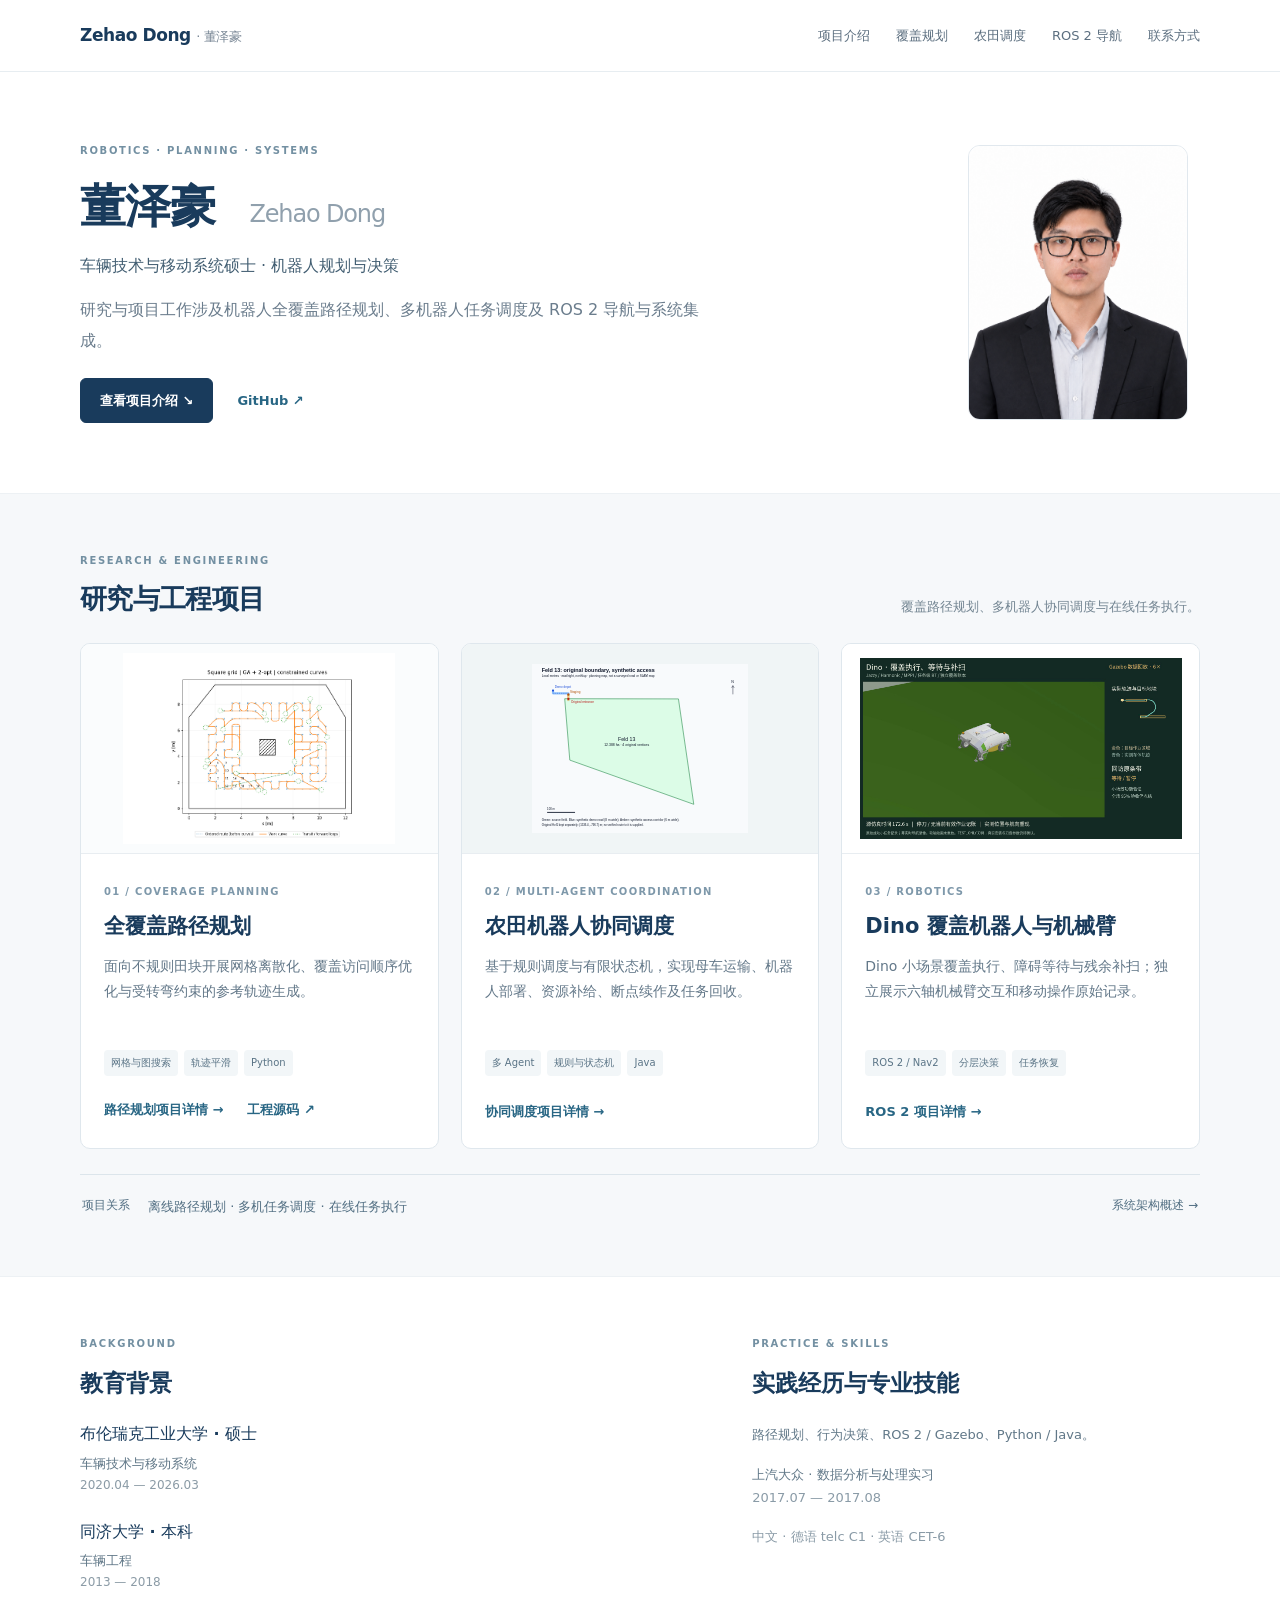
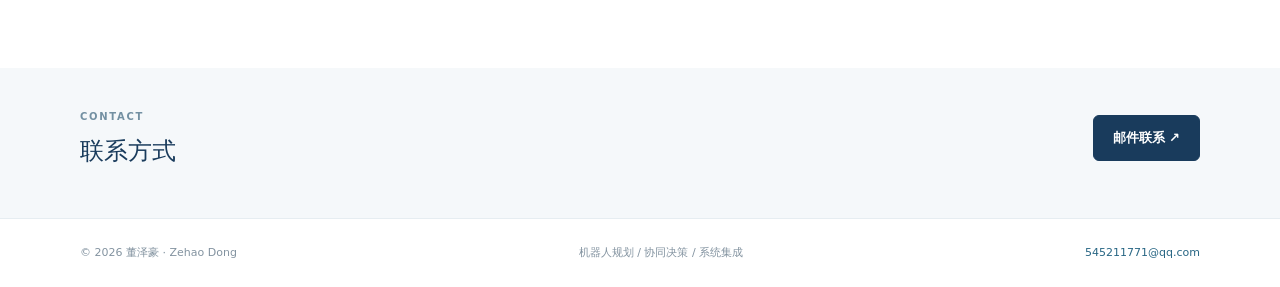
<file: index.html>
<!doctype html>
<html lang="zh-CN">
<head>
  <meta charset="utf-8">
  <meta name="viewport" content="width=device-width,initial-scale=1">
  <meta name="description" content="董泽豪，车辆技术与移动系统硕士。研究方向包括覆盖路径规划、多机器人调度及 ROS 2 在线导航与任务决策。">
  <title>Zehao Dong · 机器人项目作品集 | 董泽豪</title>
  <link rel="stylesheet" href="assets/site.css">
  <link rel="stylesheet" href="assets/portfolio.css">
  <link rel="stylesheet" href="assets/merged.css">
  <script defer src="assets/site.js"></script>
  <script defer src="assets/portfolio.js"></script>
</head>
<body class="concise-page home-page">
<a class="skip-link" href="#main">跳到正文</a>
<nav class="navbar" aria-label="主导航"><div class="wrap nav-inner">
  <a class="brand" href="index.html">Zehao Dong <span>· 董泽豪</span></a>
  <button class="menu-btn" aria-label="展开导航" aria-controls="mainNav" aria-expanded="false">☰</button>
  <div class="nav-links" id="mainNav"><a href="index.html#projects">项目介绍</a><a href="ccpp.html">覆盖规划</a><a href="farm-carrier.html">农田调度</a><a href="ros2.html">ROS 2 导航</a><a href="index.html#contact">联系方式</a></div>
</div></nav>

<main id="main">
<!-- EDIT: 首页介绍；保持短段落，不增加实验表格。 -->
<header class="profile-hero wrap">
  <div class="hero-copy"><div class="eyebrow">ROBOTICS · PLANNING · SYSTEMS</div>
    <h1>董泽豪 <span>Zehao Dong</span></h1>
    <p class="hero-role">车辆技术与移动系统硕士 · 机器人规划与决策</p>
    <p class="hero-intro">研究与项目工作涉及机器人全覆盖路径规划、多机器人任务调度及 ROS 2 导航与系统集成。</p>
    <div class="actions"><a class="button" href="#projects">查看项目介绍 ↘</a><a class="text-link" href="https://github.com/caihao1B" target="_blank" rel="noopener noreferrer">GitHub ↗</a></div>
  </div><figure class="profile-portrait"><img src="assets/images/zehao-dong-portrait.png" alt="董泽豪个人照片" width="1106" height="1422" fetchpriority="high"></figure>
</header>
<section class="section soft-section" id="projects"><div class="wrap">
  <div class="section-heading"><div><div class="eyebrow">RESEARCH &amp; ENGINEERING</div><h2>研究与工程项目</h2></div><p>覆盖路径规划、多机器人协同调度与在线任务执行。</p></div>
  <div class="featured-projects three-projects">
    <article class="feature-card">
      <a class="feature-image" href="ccpp.html" aria-label="查看全覆盖路径规划演示"><img src="assets/images/square_ga.png" alt="农田任务访问路线及平滑运动轨迹" width="1410" height="990"></a>
      <div class="feature-copy"><span class="project-number">01 / COVERAGE PLANNING</span><h3>全覆盖路径规划</h3><p>面向不规则田块开展网格离散化、覆盖访问顺序优化与受转弯约束的参考轨迹生成。</p><div class="tags"><span>网格与图搜索</span><span>轨迹平滑</span><span>Python</span></div><div class="actions"><a class="text-link" href="ccpp.html">路径规划项目详情 →</a><a class="text-link" href="https://github.com/caihao1B/CCPP" target="_blank" rel="noopener noreferrer">工程源码 ↗</a></div></div>
    </article>
    <article class="feature-card">
      <a class="feature-image farm-feature" href="farm-carrier.html" aria-label="查看农田多机器人调度演示"><img src="assets/images/farm-map-preview.svg" alt="Feld 13 田界、覆盖条带与运载母车的演示道路"></a>
      <div class="feature-copy"><span class="project-number">02 / MULTI-AGENT COORDINATION</span><h3>农田机器人协同调度</h3><p>基于规则调度与有限状态机，实现母车运输、机器人部署、资源补给、断点续作及任务回收。</p><div class="tags"><span>多 Agent</span><span>规则与状态机</span><span>Java</span></div><a class="text-link" href="farm-carrier.html">协同调度项目详情 →</a></div>
    </article>
    <article class="feature-card">
      <a class="feature-image ros-feature" href="ros2.html" aria-label="查看 Dino 覆盖机器人与机械臂展示"><img src="assets/images/dino-p13-poster.jpg" alt="Gazebo 中的 Dino 覆盖机器人及实际任务轨迹" width="1280" height="720" loading="lazy"></a>
      <div class="feature-copy"><span class="project-number">03 / ROBOTICS</span><h3>Dino 覆盖机器人与机械臂</h3><p>Dino 小场景覆盖执行、障碍等待与残余补扫；独立展示六轴机械臂交互和移动操作原始记录。</p><div class="tags"><span>ROS 2 / Nav2</span><span>分层决策</span><span>任务恢复</span></div><a class="text-link" href="ros2.html">ROS 2 项目详情 →</a></div>
    </article>
  </div>
  <a class="next-layer" href="projects.html"><span>项目关系</span><strong>离线路径规划 · 多机任务调度 · 在线任务执行</strong><span>系统架构概述 →</span></a>
</div></section>
<section class="section" id="education"><div class="wrap about-layout">
  <div><div class="eyebrow">BACKGROUND</div><h2>教育背景</h2><div class="bio-entry"><h3>布伦瑞克工业大学 · 硕士</h3><p>车辆技术与移动系统 <span>2020.04 — 2026.03</span></p></div><div class="bio-entry"><h3>同济大学 · 本科</h3><p>车辆工程 <span>2013 — 2018</span></p></div></div>
  <div id="experience"><div class="eyebrow">PRACTICE & SKILLS</div><h2>实践经历与专业技能</h2><p>路径规划、行为决策、ROS 2 / Gazebo、Python / Java。</p><p>上汽大众 · 数据分析与处理实习<br><span class="muted">2017.07 — 2017.08</span></p><p class="muted">中文 · 德语 telc C1 · 英语 CET-6</p></div>
</div></section>
<section class="contact-section" id="contact"><div class="wrap contact-inner"><div><div class="eyebrow">CONTACT</div><h2>联系方式</h2></div><a class="button" href="mailto:545211771@qq.com">邮件联系 ↗</a></div></section>
</main>
<footer class="footer"><div class="wrap footer-inner"><span>© 2026 董泽豪 · Zehao Dong</span><span>机器人规划 / 协同决策 / 系统集成</span><a href="mailto:545211771@qq.com">545211771@qq.com</a></div></footer>
</body></html>
</file>
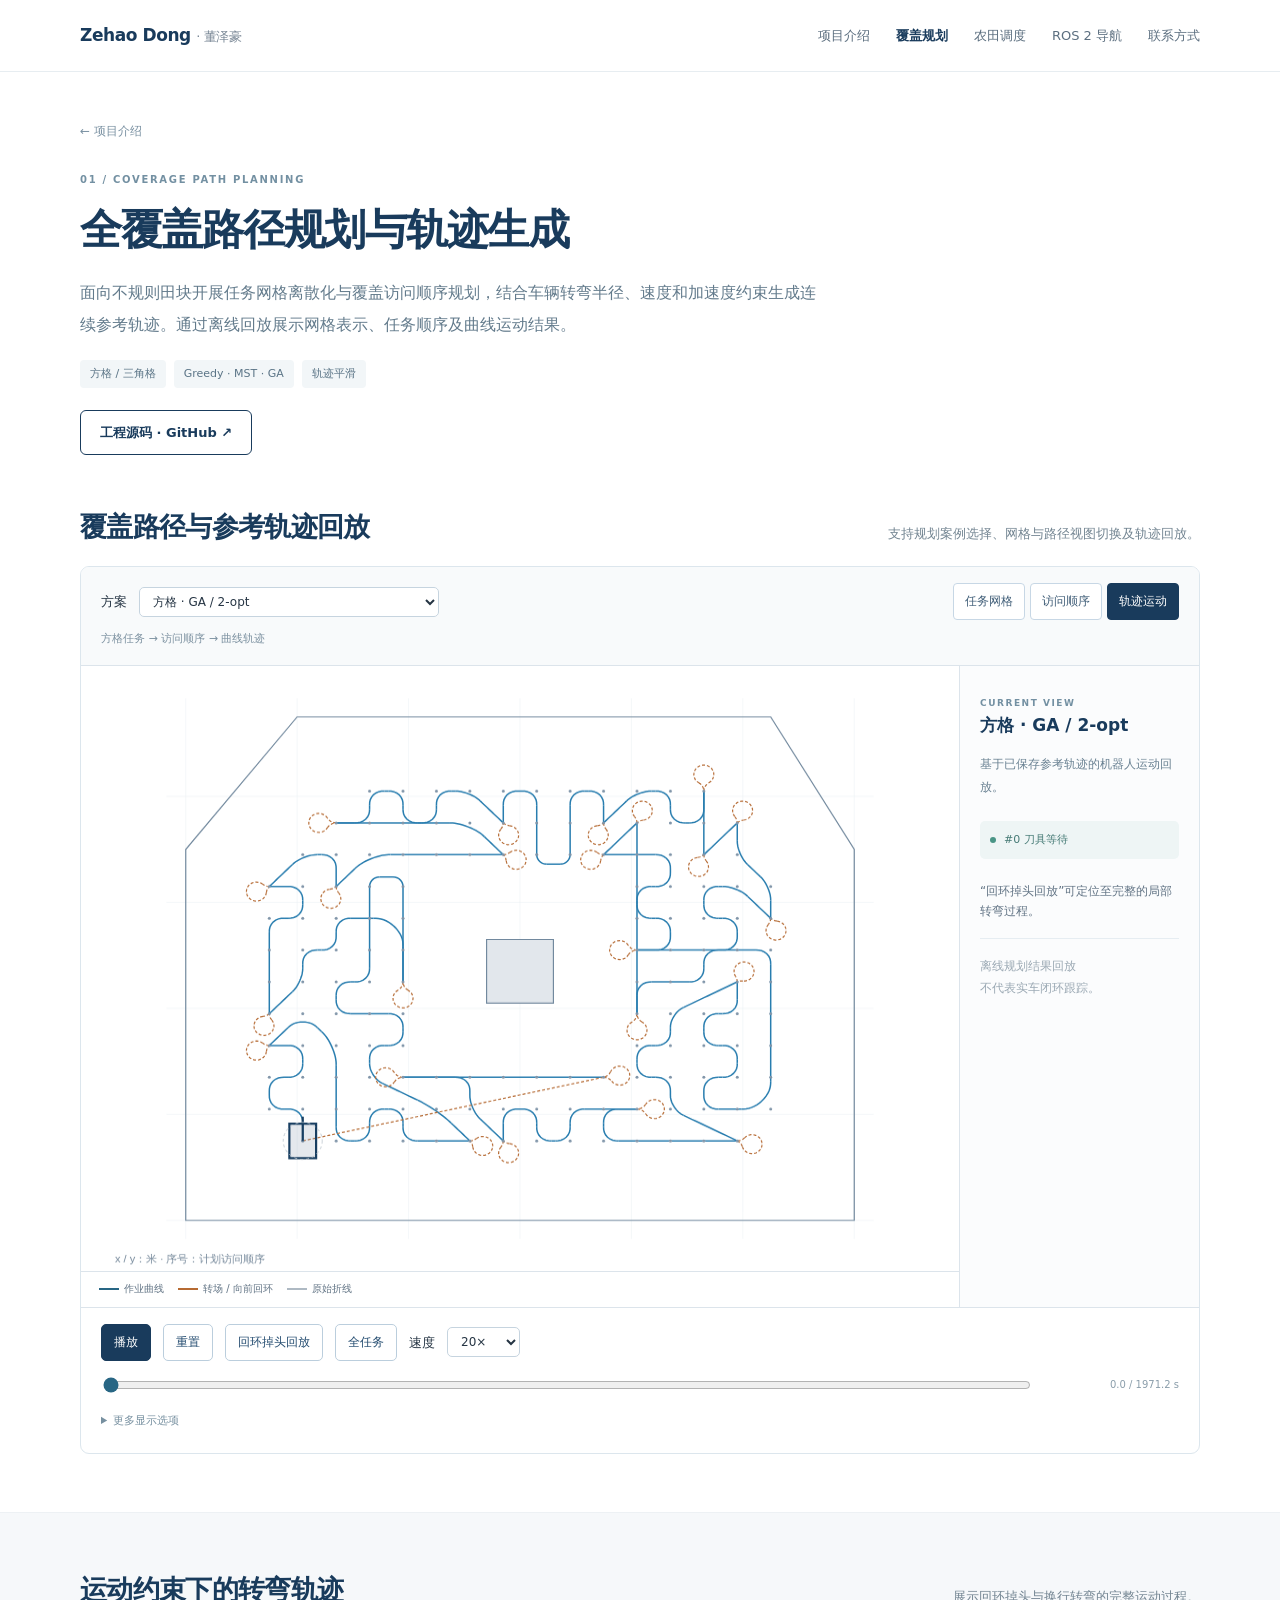
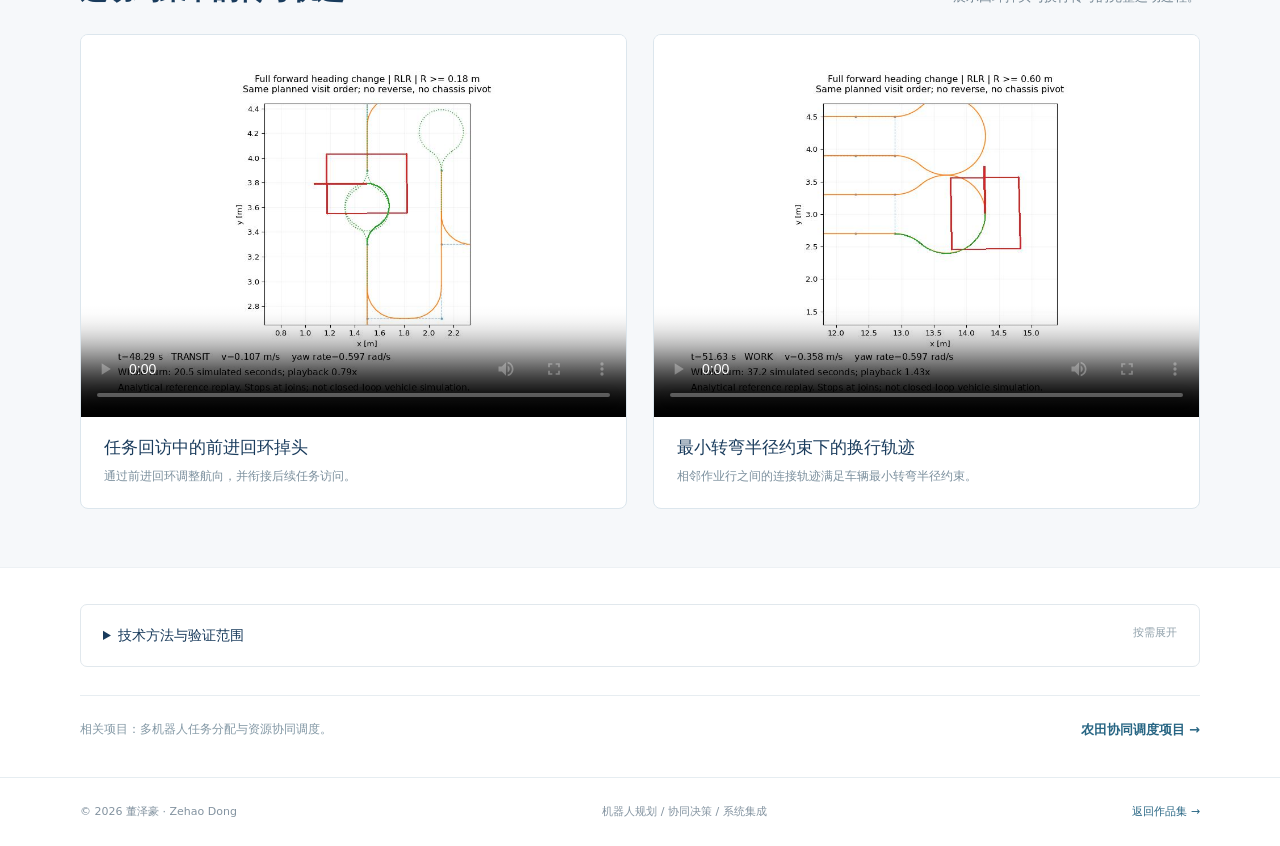
<file: ccpp.html>
<!doctype html>
<html lang="zh-CN">
<head>
  <meta charset="utf-8">
  <meta name="viewport" content="width=device-width,initial-scale=1">
  <meta name="description" content="从任务网格到连续轨迹：观看覆盖路线、平滑转弯与机器人运动回放。">
  <title>全覆盖路径规划 | 董泽豪</title>
  <link rel="stylesheet" href="assets/site.css">
  <link rel="stylesheet" href="assets/portfolio.css">
  <link rel="stylesheet" href="assets/merged.css">
  <script defer src="assets/site.js"></script>
  <script defer src="assets/portfolio.js"></script>
  <script defer src="assets/data/cases.js"></script>
  <script defer src="assets/replay.js"></script>
</head>
<body class="concise-page ccpp-page">
<a class="skip-link" href="#main">跳到正文</a>
<nav class="navbar" aria-label="主导航"><div class="wrap nav-inner">
  <a class="brand" href="index.html">Zehao Dong <span>· 董泽豪</span></a>
  <button class="menu-btn" aria-label="展开导航" aria-controls="mainNav" aria-expanded="false">☰</button>
  <div class="nav-links" id="mainNav"><a href="index.html#projects">项目介绍</a><a href="ccpp.html" aria-current="page">覆盖规划</a><a href="farm-carrier.html">农田调度</a><a href="ros2.html">ROS 2 导航</a><a href="index.html#contact">联系方式</a></div>
</div></nav>

<main id="main">
<header class="project-hero wrap"><a class="back-link" href="index.html#projects">← 项目介绍</a><div class="eyebrow">01 / COVERAGE PATH PLANNING</div><h1>全覆盖路径规划与轨迹生成</h1><p class="project-lead">面向不规则田块开展任务网格离散化与覆盖访问顺序规划，结合车辆转弯半径、速度和加速度约束生成连续参考轨迹。通过离线回放展示网格表示、任务顺序及曲线运动结果。</p><div class="tags"><span>方格 / 三角格</span><span>Greedy · MST · GA</span><span>轨迹平滑</span></div><div class="actions"><a class="button ghost" href="https://github.com/caihao1B/CCPP" target="_blank" rel="noopener noreferrer">工程源码 · GitHub ↗</a></div></header>
<section class="section demo-section" id="demo"><div class="wrap">
  <div class="section-heading"><h2>覆盖路径与参考轨迹回放</h2><p>支持规划案例选择、网格与路径视图切换及轨迹回放。</p></div>
  <noscript><p>交互演示需要 JavaScript；下方仍可观看视频。</p></noscript>
  <div class="lab">
    <div class="lab-top"><div class="demo-toolbar"><div class="form-row"><label for="caseSelect">方案</label><select aria-label="选择网格、算法和车辆案例" id="caseSelect"></select></div><div aria-label="选择观察层次" class="stage-tabs" role="group"><button data-stage="grid">任务网格</button><button data-stage="order">访问顺序</button><button class="active" data-stage="curve">轨迹运动</button></div></div><p id="gridSummary"></p></div>
    <div class="lab-body"><div class="canvas-wrap"><canvas aria-label="同一规划顺序及解析轨迹的交互回放" height="800" id="sceneCanvas" width="1104"></canvas><div class="legend"><span>作业曲线</span><span class="loop">转场 / 向前回环</span><span class="raw">原始折线</span></div></div><aside class="lab-side"><span class="eyebrow">CURRENT VIEW</span><h3 id="caseHeading"></h3><p id="stageHint">基于已保存参考轨迹的机器人运动回放。</p><div class="live-status"><span class="status-pip"></span><span id="eventText">准备播放</span></div><p id="focusNote"></p><p class="support-note">离线规划结果回放<br>不代表实车闭环跟踪。</p></aside></div>
    <div class="lab-controls"><div class="form-row"><button id="playButton" class="control-btn primary">播放</button><button id="resetButton" class="control-btn">重置</button><button id="loopButton" class="control-btn">回环掉头回放</button><button id="fullButton" class="control-btn">全任务</button><label for="speedSelect">速度</label><select id="speedSelect"><option value="1">1×</option><option value="5">5×</option><option value="20" selected>20×</option><option value="100">100×</option></select></div>
      <div class="slider-row"><input id="timeSlider" type="range" min="0" max="1" value="0" step="0.01" aria-label="轨迹播放进度"><span id="timeLabel"></span></div>
      <details class="inline-options"><summary>更多显示选项</summary><div class="minor-controls"><button id="curveButton" class="control-btn">聚焦平滑弯道</button><label><input id="labelsCheck" type="checkbox"> 访问序号</label><label for="visitStart">起始序号</label><input id="visitStart" type="number" min="1" value="1" style="width:72px"><label><input id="rawCheck" type="checkbox"> 叠加原始折线</label></div></details>
    </div>
  </div>
</div></section>
<section class="section soft-section" id="turns"><div class="wrap">
  <div class="section-heading"><h2>运动约束下的转弯轨迹</h2><p>展示回环掉头与换行转弯的完整运动过程。</p></div>
  <div class="video-grid"><figure class="video-card"><video controls playsinline preload="metadata" poster="assets/videos/heading_loop.jpg"><source src="assets/videos/heading_loop.mp4" type="video/mp4"></video><figcaption><h3>任务回访中的前进回环掉头</h3><p>通过前进回环调整航向，并衔接后续任务访问。</p></figcaption></figure><figure class="video-card"><video controls playsinline preload="metadata" poster="assets/videos/forward_uturn.jpg"><source src="assets/videos/forward_uturn.mp4" type="video/mp4"></video><figcaption><h3>最小转弯半径约束下的换行轨迹</h3><p>相邻作业行之间的连接轨迹满足车辆最小转弯半径约束。</p></figcaption></figure></div>
</div></section>
<section class="section compact-section" id="details"><div class="wrap">
  <details class="technical-details"><summary>技术方法与验证范围 <span>按需展开</span></summary><div class="details-body short-prose"><p><strong>规划方法：</strong>将田块离散成任务网格，比较 Greedy、MST–Euler 与 GA / 2-opt 的访问顺序，再进行安全连接、曲线生成和时间参数化。</p><p><strong>展示范围：</strong>动画读取已计算的解析轨迹，不在网页中重新规划；全部离散目标被访问，不等于整块田地没有漏作。真实定位误差、控制跟踪和地形动力学尚未包含在本页回放中。</p><a class="text-link" href="reports/verification.html" target="_blank" rel="noopener">独立打开技术验证资料 ↗</a></div></details>
  <div class="project-next"><span>相关项目：多机器人任务分配与资源协同调度。</span><a class="text-link" href="farm-carrier.html">农田协同调度项目 →</a></div>
</div></section>
</main>
<footer class="footer"><div class="wrap footer-inner"><span>© 2026 董泽豪 · Zehao Dong</span><span>机器人规划 / 协同决策 / 系统集成</span><a href="index.html#projects">返回作品集 →</a></div></footer>
</body></html>
</file>
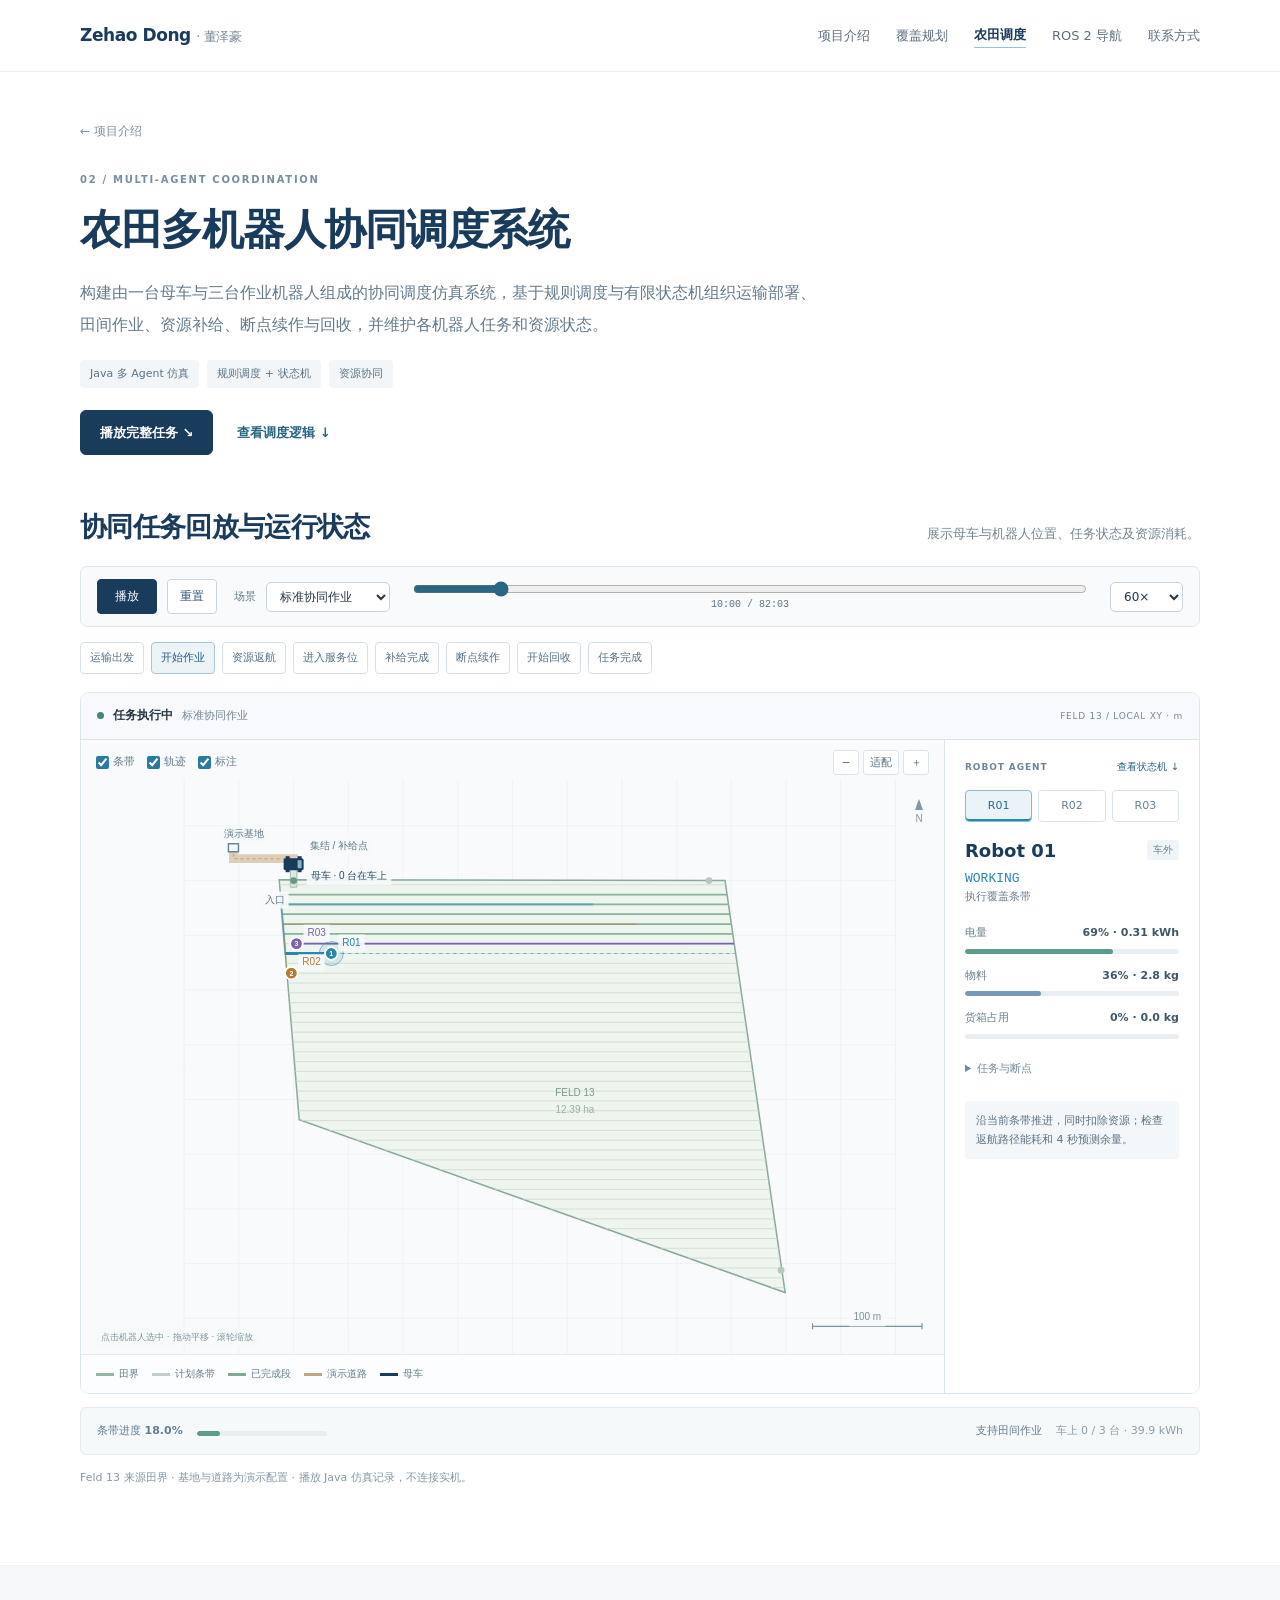
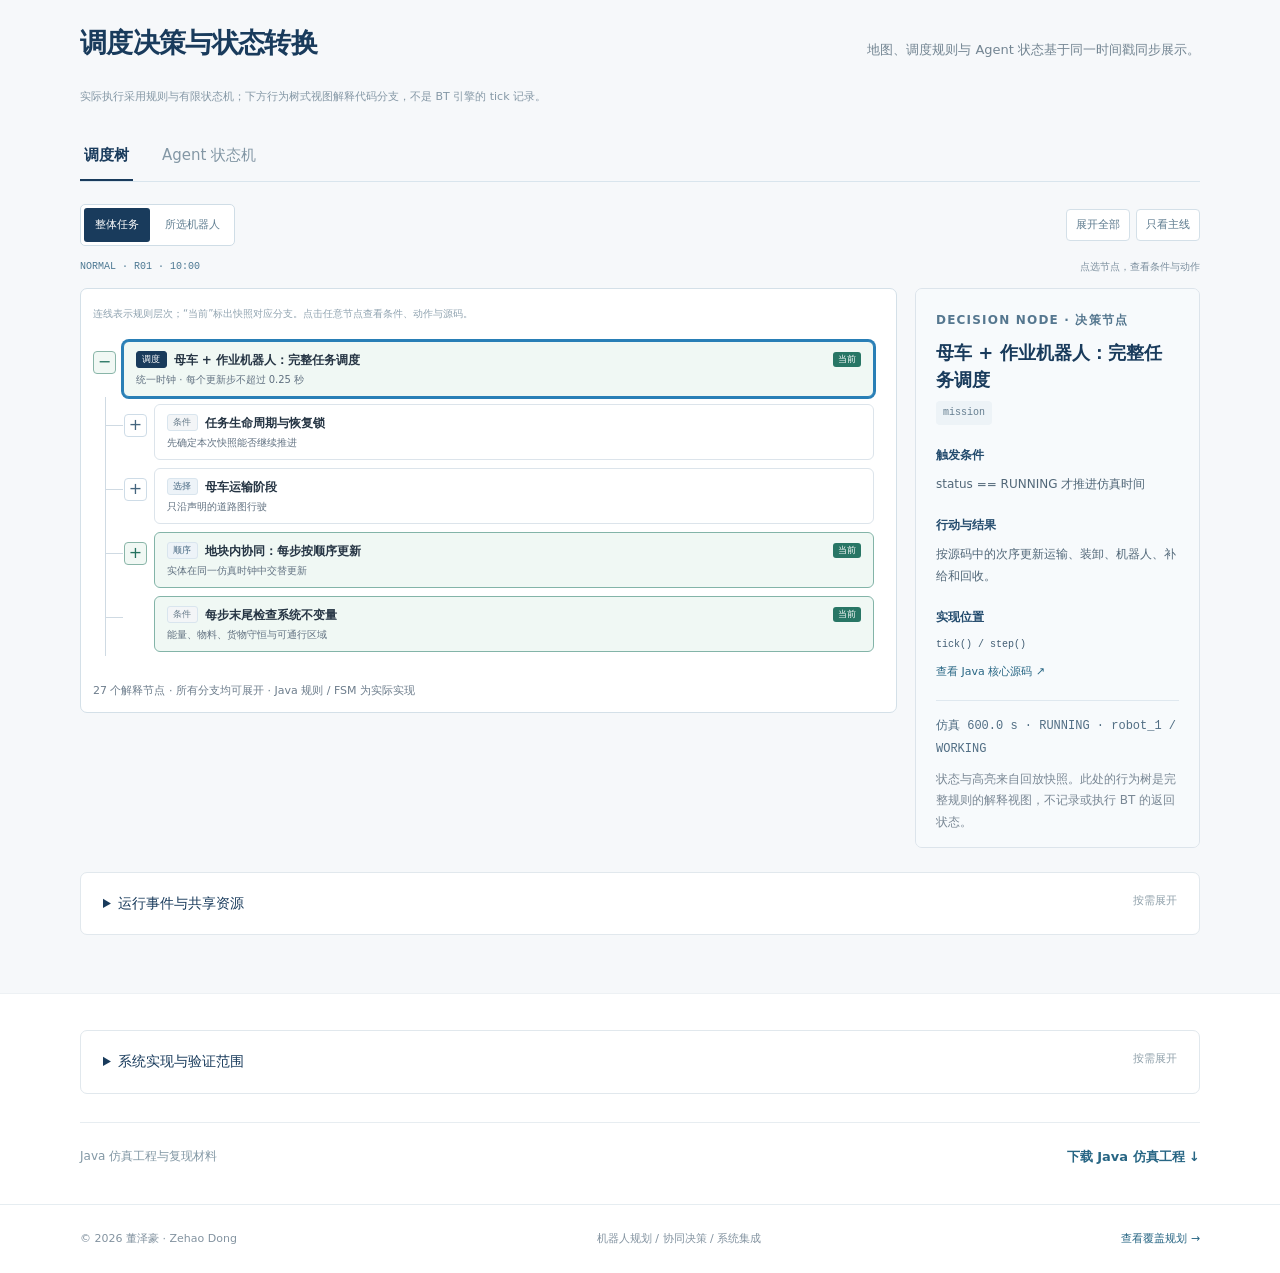
<file: farm-carrier.html>
<!doctype html>
<html lang="zh-CN">
<head>
  <meta charset="utf-8">
  <meta name="viewport" content="width=device-width,initial-scale=1">
  <meta name="description" content="一台母车与三台机器人：在地图上观看运输、作业、补给和回收，并探索联动调度树与状态机。">
  <title>农田机器人协同调度 | 董泽豪</title>
  <link rel="stylesheet" href="assets/site.css">
  <link rel="stylesheet" href="assets/farm.css">
  <link rel="stylesheet" href="assets/farm-graphs.css">
  <link rel="stylesheet" href="assets/portfolio.css">
  <link rel="stylesheet" href="assets/merged.css">
  <script defer src="assets/site.js"></script>
  <script defer src="assets/portfolio.js"></script>
  <script defer src="assets/data/farm-replays.js"></script>
  <script defer src="assets/data/farm-decision-model.js"></script>
  <script defer src="assets/farm-graphs.js"></script>
  <script defer src="assets/farm.js"></script>
</head>
<body class="concise-page farm-page">
<a class="skip-link" href="#main">跳到正文</a>
<nav class="navbar" aria-label="主导航"><div class="wrap nav-inner">
  <a class="brand" href="index.html">Zehao Dong <span>· 董泽豪</span></a>
  <button class="menu-btn" aria-label="展开导航" aria-controls="mainNav" aria-expanded="false">☰</button>
  <div class="nav-links" id="mainNav"><a href="index.html#projects">项目介绍</a><a href="ccpp.html">覆盖规划</a><a href="farm-carrier.html" aria-current="page">农田调度</a><a href="ros2.html">ROS 2 导航</a><a href="index.html#contact">联系方式</a></div>
</div></nav>

<main id="main">
<header class="project-hero wrap"><a class="back-link" href="index.html#projects">← 项目介绍</a><div class="eyebrow">02 / MULTI-AGENT COORDINATION</div><h1>农田多机器人协同调度系统</h1><p class="project-lead">构建由一台母车与三台作业机器人组成的协同调度仿真系统，基于规则调度与有限状态机组织运输部署、田间作业、资源补给、断点续作与回收，并维护各机器人任务和资源状态。</p><div class="tags"><span>Java 多 Agent 仿真</span><span>规则调度 + 状态机</span><span>资源协同</span></div><div class="actions"><a class="button" id="startTour" href="#mission">播放完整任务 ↘</a><a class="text-link" href="#decision">查看调度逻辑 ↓</a></div></header>
<noscript><p class="wrap">地图回放与交互图需要启用 JavaScript。</p></noscript><div class="wrap farm-load-error" id="farmLoadError" role="alert" hidden></div>
<section class="section demo-section" id="mission"><div class="wrap">
  <div class="section-heading"><h2>协同任务回放与运行状态</h2><p>展示母车与机器人位置、任务状态及资源消耗。</p></div>
<div aria-label="全局回放控制" class="farm-playbar" id="playbar">
<div class="farm-playbar-inner">
<button aria-label="播放回放" class="farm-play primary" disabled="" id="replayPlay">播放</button>
<button aria-label="回到当前场景起点" class="farm-play" disabled="" id="replayReset">重置</button>
<label class="farm-scenario-label" for="farmScenario">场景</label><select aria-label="选择真实记录场景" id="farmScenario"><option value="normal">标准协同作业</option><option value="low_battery">低电量返航</option><option value="harvest">满载采收转运</option><option value="blocked_return">道路阻塞与恢复</option><option value="robot_fault">设备故障与恢复</option></select>
<div class="farm-time-control"><label class="sr-only" for="farmTimeline">回放时间进度</label><input disabled="" id="farmTimeline" max="1000" min="0" step="0.01" type="range" value="0"/><output id="farmTime">正在载入运行记录…</output></div>
<label class="sr-only" for="farmSpeed">回放倍速</label><select aria-label="回放倍速" id="farmSpeed"><option value="15">15×</option><option selected="" value="60">60×</option><option value="150">150×</option><option value="300">300×</option></select>
</div>
</div><div aria-label="跳转任务阶段" class="farm-chapters" id="farmChapters"></div><div class="farm-lab">
<div class="farm-lab-header"><div><span class="farm-status-dot" id="missionDot"></span><strong id="missionStatus">等待载入</strong><span class="farm-muted" id="scenarioNote">标准协同作业</span></div><span class="farm-coordinate">FELD 13 / LOCAL XY · m</span></div>
<div class="farm-lab-grid">
<div class="farm-map-panel">
<div class="farm-map-toolbar"><div class="farm-map-toggles"><label><input checked="" id="showStrips" type="checkbox"/> 条带</label><label><input checked="" id="showTrails" type="checkbox"/> 轨迹</label><label><input checked="" id="showLabels" type="checkbox"/> 标注</label></div><div class="farm-map-zoom"><button aria-label="缩小地图" id="zoomOut">−</button><button aria-label="还原地图视野" id="zoomFit">适配</button><button aria-label="放大地图" id="zoomIn">＋</button></div></div>
<div class="farm-canvas-holder"><canvas aria-label="Feld 13 农田地图，显示母车、三台机器人、覆盖条带和运行轨迹。下方有文字状态。" height="700" id="farmMap" tabindex="0" width="1000"></canvas><span class="farm-map-help">点击机器人选中 · 拖动平移 · 滚轮缩放</span></div>
<div class="farm-map-legend"><span><i class="legend-field"></i>田界</span><span><i class="legend-strip"></i>计划条带</span><span><i class="legend-done"></i>已完成段</span><span><i class="legend-road"></i>演示道路</span><span><i class="legend-carrier"></i>母车</span></div>
</div>
<aside aria-label="选中机器人状态" class="farm-agent-panel">
<div class="farm-agent-title"><span class="farm-overline">ROBOT AGENT</span><a href="#state-machine">查看状态机 ↓</a></div>
<div aria-label="选择机器人" class="farm-agent-tabs" role="group"><button aria-pressed="true" class="active" data-robot="robot_1">R01</button><button aria-pressed="false" data-robot="robot_2">R02</button><button aria-pressed="false" data-robot="robot_3">R03</button></div>
<div class="farm-agent-name"><h3 id="agentName">Robot 01</h3><span id="agentOnboard">车上</span></div>
<div class="farm-agent-state" id="agentState">ONBOARD <small>随母车运输</small></div>
<div class="farm-meter"><div><span>电量</span><strong id="batteryValue">—</strong></div><progress aria-label="机器人电量" id="batteryMeter" max="100" value="0"></progress></div>
<div class="farm-meter"><div><span>物料</span><strong id="materialValue">—</strong></div><progress aria-label="机器人物料" id="materialMeter" max="100" value="0"></progress></div>
<div class="farm-meter"><div><span>货箱占用</span><strong id="cargoValue">—</strong></div><progress aria-label="机器人货箱占用" id="cargoMeter" max="100" value="0"></progress></div>
<details class="agent-memory"><summary>任务与断点</summary><dl class="farm-agent-data"><div><dt>当前条带</dt><dd id="agentTask">—</dd></div><div><dt>断点里程</dt><dd id="agentBreakpoint">—</dd></div><div><dt>最近返航原因</dt><dd id="agentReason">—</dd></div><div><dt>局部坐标</dt><dd id="agentPosition">—</dd></div></dl></details>
<p class="farm-agent-explain" id="agentExplain">运行记录载入后显示当前执行动作。</p>
</aside>
</div>

</div>
  <div class="mission-summary"><span>条带进度 <strong id="coverageValue">—</strong></span><progress id="coverageMeter" max="1" value="0" aria-label="条带执行进度"></progress><span id="carrierState">等待载入</span><span id="carrierOnboard"></span></div>
  <p class="quiet-note">Feld 13 来源田界 · 基地与道路为演示配置 · 播放 Java 仿真记录，不连接实机。</p>
<div class="farm-recovery-note" hidden="" id="recoveryNote"><strong>此帧处于 WAITING_RECOVERY。</strong><span id="recoveryText">仿真时钟冻结，等待外部恢复命令。</span> 本回放保留 12 秒展示停留，然后重放生成脚本明确发出的恢复命令；这段展示时间不计入任务耗时。</div>
</div></section>
<section class="section soft-section" id="decision"><div class="wrap">
  <div class="section-heading"><h2>调度决策与状态转换</h2><p>地图、调度规则与 Agent 状态基于同一时间戳同步展示。</p></div>
  <p class="quiet-note">实际执行采用规则与有限状态机；下方行为树式视图解释代码分支，不是 BT 引擎的 tick 记录。</p>
  <div class="logic-tabs" role="tablist" aria-label="选择决策视图"><button id="tab-tree" role="tab" aria-selected="true" aria-controls="logic-tree" data-logic-tab="tree">调度树</button><button id="tab-fsm" role="tab" aria-selected="false" aria-controls="state-machine" data-logic-tab="fsm" tabindex="-1">Agent 状态机</button></div>
  <div id="logic-tree" role="tabpanel" aria-labelledby="tab-tree">
    <div class="farm-graph-toolbar"><div class="farm-segmented" role="group" aria-label="选择调度树"><button data-tree-mode="mission" class="active" aria-pressed="true">整体任务</button><button data-tree-mode="agent" aria-pressed="false">所选机器人</button></div><div class="farm-graph-tools"><button id="expandTree">展开全部</button><button id="collapseTree">只看主线</button></div></div>
    <div class="farm-graph-meta"><span id="treeContext">NORMAL · R01</span><span>点选节点，查看条件与动作</span></div>
    <div class="farm-decision-layout"><div class="farm-tree-shell"><div id="farmTree" aria-label="可展开的完整调度决策树"></div></div><aside id="farmInspector" class="farm-node-inspector" aria-label="选中节点的解释"></aside></div>
  </div>
  <div id="state-machine" role="tabpanel" aria-labelledby="tab-fsm" hidden>
    <div class="farm-graph-toolbar"><div class="farm-segmented" role="group" aria-label="选择状态机"><button data-fsm-mode="robot" class="active" aria-pressed="true">机器人</button><button data-fsm-mode="carrier" aria-pressed="false">母车</button></div><div class="farm-agent-mini" id="fsmSelected">R01</div><span id="fsmClock" class="farm-record-badge">与地图同帧</span></div>
    <div class="farm-fsm-shell" id="farmFsm" aria-label="Agent 有限状态机"></div>
    <p class="quiet-note">支持状态转换条件查询；补给完成后恢复任务断点，机器人全部回收后进入母车离场阶段。</p>
  </div>
  <details class="technical-details operational-details"><summary>运行事件与共享资源 <span>按需展开</span></summary><div class="details-body">
<div aria-label="容量为一的共享资源" class="farm-resources"><div><span class="farm-resource-index">01</span><div><h3>入口通道</h3><strong id="corridorOwner">空闲</strong></div><span class="farm-capacity">容量 1</span></div><div><span class="farm-resource-index">02</span><div><h3>补给工位</h3><strong id="serviceOwner">空闲</strong></div><span class="farm-capacity">容量 1 · FIFO</span></div><div><span class="farm-resource-index">03</span><div><h3>装卸坡道</h3><strong id="rampOwner">空闲</strong></div><span class="farm-capacity">容量 1</span></div></div><div class="farm-event-panel"><div class="farm-event-heading"><h3>事件记录</h3><label><input id="filterAgentEvents" type="checkbox"/> 只看所选机器人</label></div><div aria-label="当前时间以前的事件" class="farm-events" id="farmEvents"></div><p class="farm-caption">点击记录可回到对应时刻。</p><button class="control-btn" id="downloadEvents">下载当前场景事件 JSON</button></div>
  </div></details>
</div></section>
<section class="section compact-section" id="details"><div class="wrap">
  <details class="technical-details"><summary>系统实现与验证范围 <span>按需展开</span></summary><div class="details-body short-prose"><p><strong>决策：</strong>Agent 保存任务归属、资源和断点；规则选择下一步行为，状态机推进执行。共享入口、补给工位和坡道使用互斥占用。</p><p><strong>地图与模型：</strong>田界来自原始 Feld 13，近田道路和基地为演示补充。二维运动模型未包括实机装卸、定位误差、田内全域连续避碰与机具足迹无漏覆盖验证。故障恢复需显式命令，暂停时仿真时钟冻结。</p><p><strong>系统结合：</strong>可衔接覆盖规划与 ROS 2 计划执行接口，但当前网页展示的是独立 Java 仿真，不宣称已完成 ROS 2 / AnyLogic / 实车端到端验证。</p><div class="actions"><button class="control-btn" id="downloadDecision">下载调度树模型</button><a class="text-link" href="docs/FARM_CARRIER_PRESENTATION_ZH.md" target="_blank" rel="noopener">项目技术资料 ↗</a></div></div></details>
  <div class="project-next"><span>Java 仿真工程与复现材料</span><a class="text-link" href="assets/downloads/farm-carrier-system-v1.0.zip" download>下载 Java 仿真工程 ↓</a></div>
</div></section>
</main>
<footer class="footer"><div class="wrap footer-inner"><span>© 2026 董泽豪 · Zehao Dong</span><span>机器人规划 / 协同决策 / 系统集成</span><a href="ccpp.html">查看覆盖规划 →</a></div></footer>
</body></html>
</file>
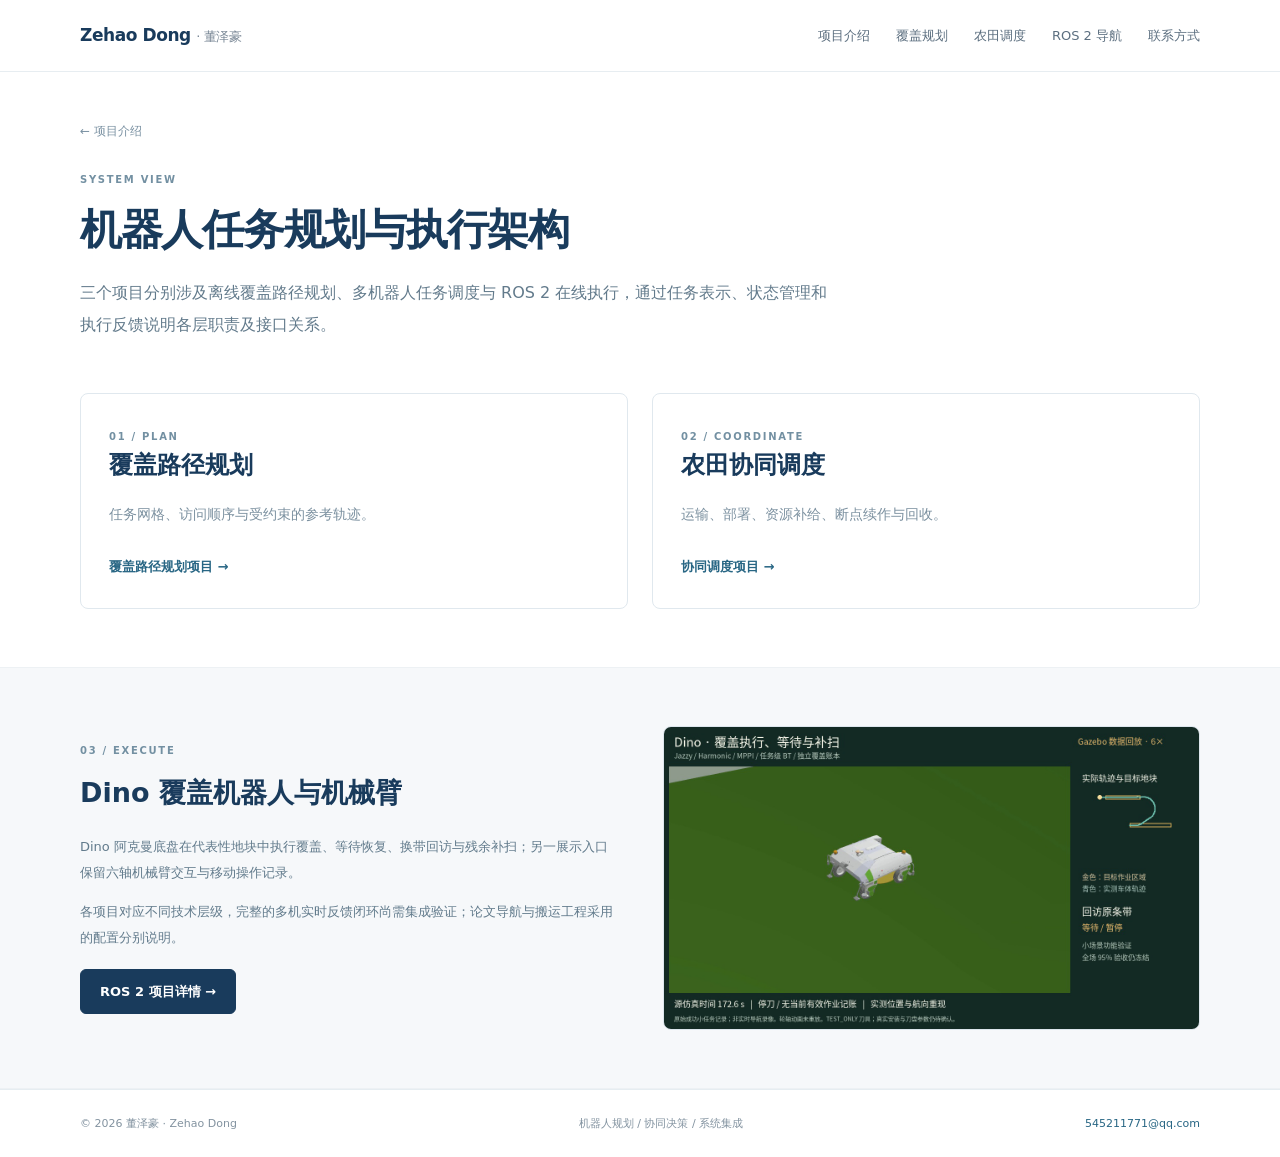
<file: projects.html>
<!doctype html>
<html lang="zh-CN">
<head>
  <meta charset="utf-8">
  <meta name="viewport" content="width=device-width,initial-scale=1">
  <meta name="description" content="全覆盖规划、农田协同调度与 ROS 2 在线执行的分层关系。">
  <title>任务规划与执行架构 | 董泽豪</title>
  <link rel="stylesheet" href="assets/site.css">
  <link rel="stylesheet" href="assets/portfolio.css">
  <link rel="stylesheet" href="assets/merged.css">
  <script defer src="assets/site.js"></script>
  <script defer src="assets/portfolio.js"></script>
</head>
<body class="concise-page">
<a class="skip-link" href="#main">跳到正文</a>
<nav class="navbar" aria-label="主导航"><div class="wrap nav-inner">
  <a class="brand" href="index.html">Zehao Dong <span>· 董泽豪</span></a>
  <button class="menu-btn" aria-label="展开导航" aria-controls="mainNav" aria-expanded="false">☰</button>
  <div class="nav-links" id="mainNav"><a href="index.html#projects">项目介绍</a><a href="ccpp.html">覆盖规划</a><a href="farm-carrier.html">农田调度</a><a href="ros2.html">ROS 2 导航</a><a href="index.html#contact">联系方式</a></div>
</div></nav>

<main id="main"><header class="project-hero wrap"><a class="back-link" href="index.html#projects">← 项目介绍</a><div class="eyebrow">SYSTEM VIEW</div><h1>机器人任务规划与执行架构</h1><p class="project-lead">三个项目分别涉及离线覆盖路径规划、多机器人任务调度与 ROS 2 在线执行，通过任务表示、状态管理和执行反馈说明各层职责及接口关系。</p></header>
<section class="section demo-section"><div class="wrap"><div class="system-cards"><a href="ccpp.html"><span class="eyebrow">01 / PLAN</span><h2>覆盖路径规划</h2><p>任务网格、访问顺序与受约束的参考轨迹。</p><span class="text-link">覆盖路径规划项目 →</span></a><a href="farm-carrier.html" id="transport"><span class="eyebrow">02 / COORDINATE</span><h2>农田协同调度</h2><p>运输、部署、资源补给、断点续作与回收。</p><span class="text-link">协同调度项目 →</span></a></div></div></section>
<section class="section soft-section" id="ros2"><div class="wrap project-bridge"><div class="short-prose"><div class="eyebrow">03 / EXECUTE</div><h2>Dino 覆盖机器人与机械臂</h2><p>Dino 阿克曼底盘在代表性地块中执行覆盖、等待恢复、换带回访与残余补扫；另一展示入口保留六轴机械臂交互与移动操作记录。</p><p class="quiet-note">各项目对应不同技术层级，完整的多机实时反馈闭环尚需集成验证；论文导航与搬运工程采用的配置分别说明。</p><a class="button" href="ros2.html">ROS 2 项目详情 →</a></div><a href="ros2.html#coverage"><img src="assets/images/dino-p13-poster.jpg" alt="Dino 任务执行的 Gazebo 运行数据回放" width="1280" height="720" loading="lazy"></a></div></section></main>
<footer class="footer"><div class="wrap footer-inner"><span>© 2026 董泽豪 · Zehao Dong</span><span>机器人规划 / 协同决策 / 系统集成</span><a href="mailto:545211771@qq.com">545211771@qq.com</a></div></footer>
</body></html>
</file>
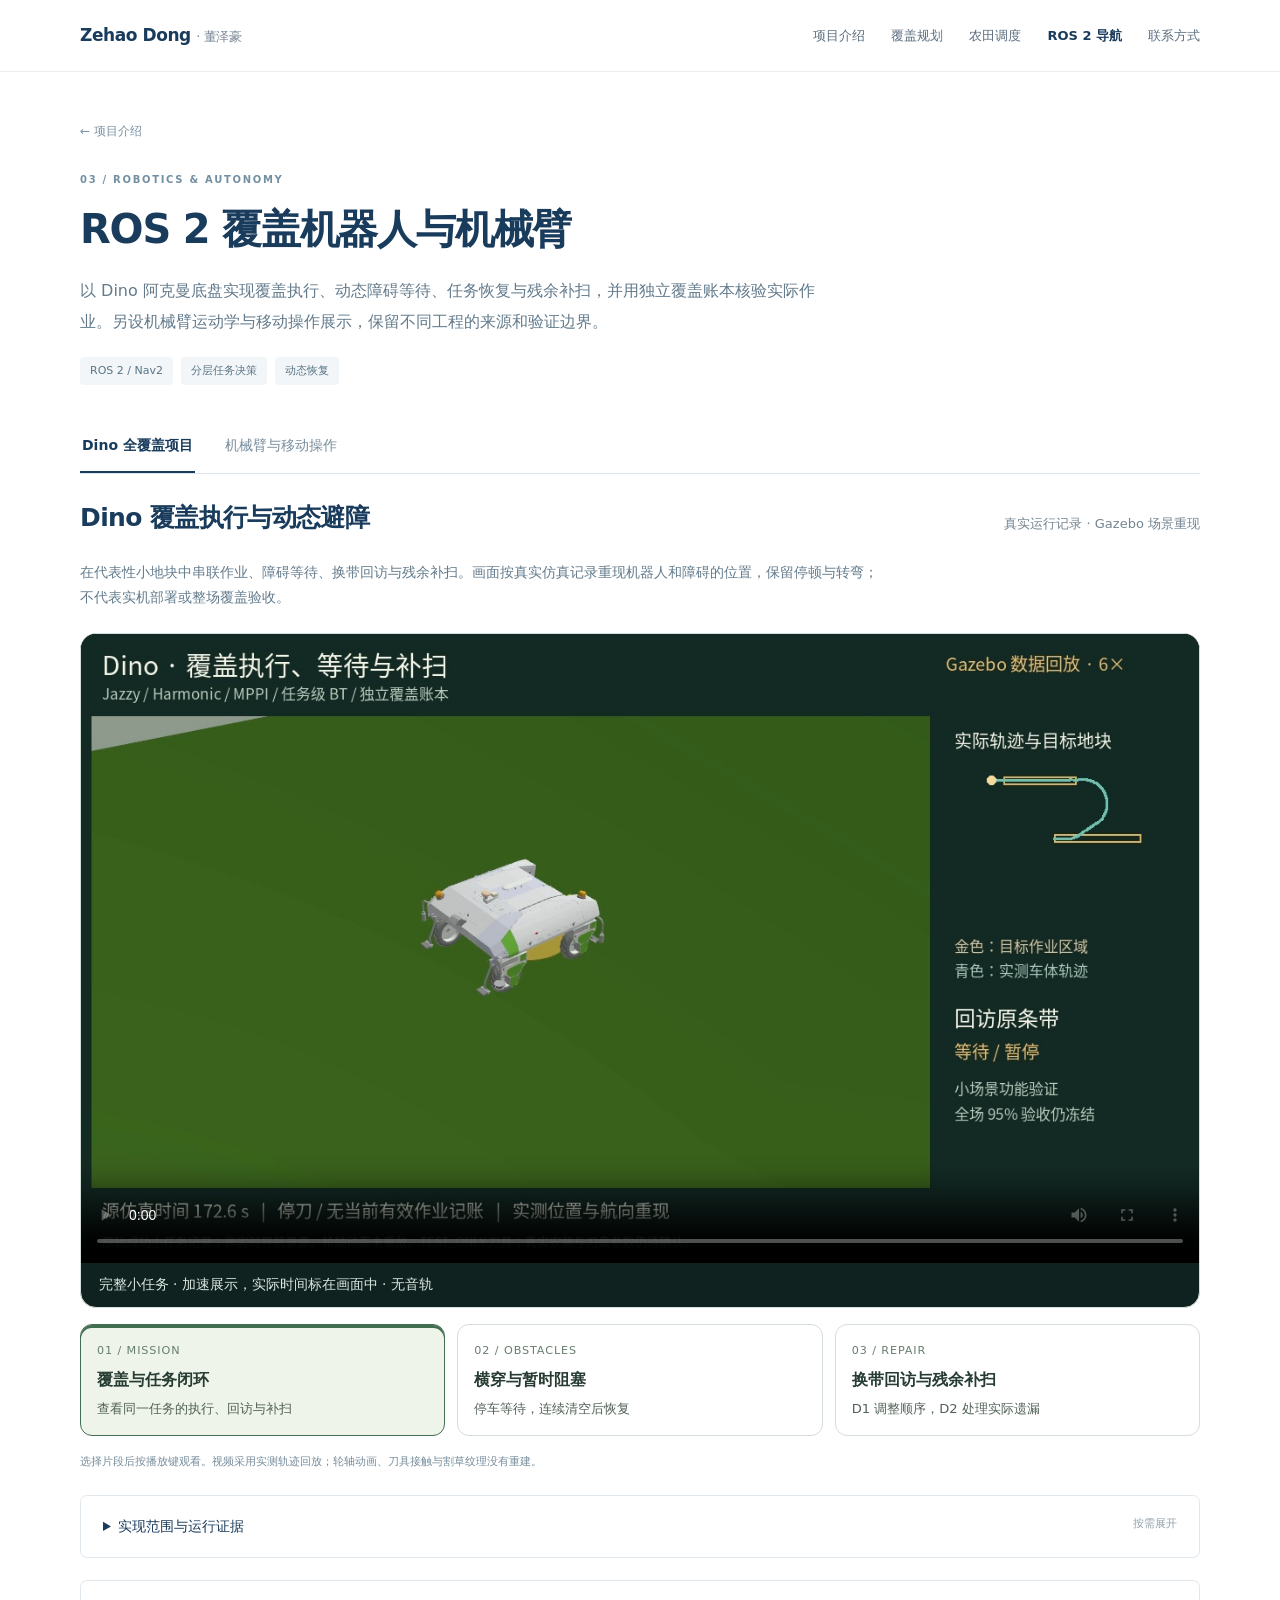
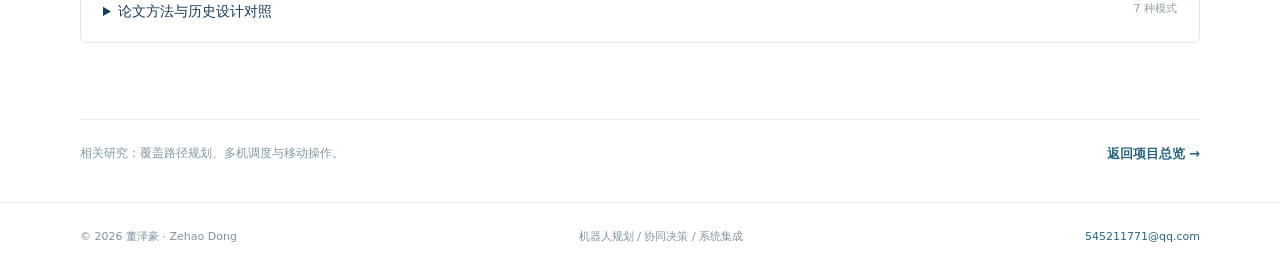
<file: ros2.html>
<!doctype html>
<html lang="zh-CN">
<head>
  <meta charset="utf-8"><meta name="viewport" content="width=device-width,initial-scale=1">
  <meta name="description" content="ROS 2 在线覆盖导航研究：分层任务决策、动态干扰恢复与剩余任务管理，附六轴机械臂运动学交互。">
  <title>ROS 2 覆盖机器人与机械臂 | 董泽豪</title>
  <link rel="stylesheet" href="assets/site.css">
  <link rel="stylesheet" href="assets/ros2.css">
  <link rel="stylesheet" href="assets/arm-lab.css">
  <link rel="stylesheet" href="assets/portfolio.css">
  <link rel="stylesheet" href="assets/merged.css">
  <script defer src="assets/site.js"></script>
  <script defer src="assets/data/robot-scene.js"></script>
  <script defer src="assets/data/arm-model.js"></script>
  <script defer src="assets/arm-lab.js"></script>
  <script defer src="assets/ros2.js"></script>
  <script defer src="assets/ros2-concise.js"></script>
  <link rel="stylesheet" href="assets/dino-showcase.css">
  <script defer src="assets/dino-showcase.js"></script>
</head>
<body class="concise-page ros-page ros-concise">
<a class="skip-link" href="#main">跳到正文</a>
<nav class="navbar" aria-label="主导航"><div class="wrap nav-inner">
  <a class="brand" href="index.html">Zehao Dong <span>· 董泽豪</span></a>
  <button class="menu-btn" aria-label="展开导航" aria-controls="mainNav" aria-expanded="false">☰</button>
  <div class="nav-links" id="mainNav"><a href="index.html#projects">项目介绍</a><a href="ccpp.html">覆盖规划</a><a href="farm-carrier.html">农田调度</a><a href="ros2.html" aria-current="page">ROS 2 导航</a><a href="index.html#contact">联系方式</a></div>
</div></nav>
<main id="main">
<header class="project-hero wrap">
  <a class="back-link" href="index.html#projects">← 项目介绍</a>
  <div class="eyebrow">03 / ROBOTICS & AUTONOMY</div>
  <h1>ROS 2 覆盖机器人与机械臂</h1>
  <p class="project-lead">以 Dino 阿克曼底盘实现覆盖执行、动态障碍等待、任务恢复与残余补扫，并用独立覆盖账本核验实际作业。另设机械臂运动学与移动操作展示，保留不同工程的来源和验证边界。</p>
  <div class="tags"><span>ROS 2 / Nav2</span><span>分层任务决策</span><span>动态恢复</span></div>
</header>
<div class="wrap ros-demo-wrap">
  <div class="ros-demo-tabs dino-main-tabs" role="tablist" aria-label="ROS 2 项目两类展示">
    <button id="tab-coverage" role="tab" aria-controls="coverage" aria-selected="true" tabindex="0" data-ros-tab="coverage">Dino 全覆盖项目</button>
    <button id="tab-arm" role="tab" aria-controls="arm" aria-selected="false" tabindex="-1" data-ros-tab="arm">机械臂与移动操作</button>
  </div>
  <noscript><p>启用 JavaScript 可切换展示；也可直接<a href="assets/videos/dino-p13-overview.mp4">打开 Dino 视频</a>或<a href="assets/videos/yzbot-gazebo-recording.mp4">打开机械臂原始录像</a>。</p></noscript>
<section id="coverage" class="ros-panel" role="tabpanel" aria-labelledby="tab-coverage" tabindex="0">
  <div class="section-heading"><h2>Dino 覆盖执行与动态避障</h2><p>真实运行记录 · Gazebo 场景重现</p></div>
  <p class="ros-panel-intro">在代表性小地块中串联作业、障碍等待、换带回访与残余补扫。画面按真实仿真记录重现机器人和障碍的位置，保留停顿与转弯；不代表实机部署或整场覆盖验收。</p>
  <figure class="dino-player">
    <video id="dinoVideo" controls playsinline preload="metadata" poster="assets/images/dino-p13-poster.jpg" aria-label="Dino 小场景覆盖任务 Gazebo 运行数据回放">
      <source src="assets/videos/dino-p13-overview.mp4" type="video/mp4">
      <a href="assets/videos/dino-p13-overview.mp4">打开覆盖任务视频</a>
    </video>
    <figcaption id="dinoVideoCaption">完整小任务 · 加速展示，实际时间标在画面中 · 无音轨</figcaption>
  </figure>
  <div class="dino-scenes" aria-label="Dino 视频场景选择">
    <button class="active" data-dino-clip="overview" aria-pressed="true"><small>01 / MISSION</small><strong>覆盖与任务闭环</strong><span>查看同一任务的执行、回访与补扫</span></button>
    <button data-dino-clip="obstacles" aria-pressed="false"><small>02 / OBSTACLES</small><strong>横穿与暂时阻塞</strong><span>停车等待，连续清空后恢复</span></button>
    <button data-dino-clip="repair" aria-pressed="false"><small>03 / REPAIR</small><strong>换带回访与残余补扫</strong><span>D1 调整顺序，D2 处理实际遗漏</span></button>
  </div>
  <p class="ros-small-note" id="dinoClipNote" aria-live="polite">选择片段后按播放键观看。视频采用实测轨迹回放；轮轴动画、刀具接触与割草纹理没有重建。</p>
  <details class="technical-details"><summary>实现范围与运行证据 <span>按需展开</span></summary><div class="details-body">
    <p>运行系统采用 Ubuntu 24.04、ROS 2 Jazzy、Gazebo Harmonic。Ackermann 底盘使用 MPPI 跟踪；任务级 BT 管理等待与恢复，覆盖账本独立于任务成功状态。外部预测用于安全决策，不能据 MPPI 名称推断其代价函数已接入预测轨迹。</p>
    <p id="dinoEvidenceSummary">视频来源、实际任务结果和版本记录见随附说明。当前展示只针对代表性小地块；4000 m² 全场的 95% 验收仍冻结。割草装置属于 SIMULATION_TEST / TEST_ONLY，真实 Dino 刀具参数仍为 UNKNOWN。</p>
    <p>Gazebo 真值用于独立评估和本页离线展示，未用作正式定位输入。界面回放不重新执行控制器，不能作为额外一次导航测试。</p>
    <p><a href="docs/DINO_P13_SHOWCASE_ZH.md">查看本次验证与视频来源</a> · <a href="assets/data/dino-p13-evidence.json">下载精简证据清单</a> · <a href="https://github.com/caihao1B/dino-coverage-robot" target="_blank" rel="noopener">工程仓库（私有，需授权） ↗</a></p>
  </div></details>
  <details class="technical-details"><summary>论文方法与历史设计对照 <span>7 种模式</span></summary><div class="details-body"><div id="research" class="archived-research">
    <div class="section-heading"><h2>动态干扰下的任务监督与恢复</h2><p>展示各恢复模式的触发条件、执行接口与任务记录。</p></div>
    <p class="ros-panel-intro">基于滚动路径窗口衔接覆盖计划与 Nav2 执行，通过任务监督组织等待、让行、有序重接和结构修复，并维护剩余区域记录。</p>
<div class="ros-decision-lab"><div class="ros-tree" role="group" aria-label="论文分层任务监督模式"><div class="ros-tree-root">任务监督 · Selector + BT-style supervisor</div><div class="ros-tree-trunk"></div><div class="ros-tree-level"><button data-mode="none" class="active" aria-pressed="true"><small>NONE</small>正常跟踪</button><button data-mode="wait" aria-pressed="false"><small>A_WAIT</small>短时等待</button><button data-mode="yield" aria-pressed="false"><small>B_YIELD</small>动态让行</button></div><div class="ros-tree-branches"><div><div class="ros-tree-group">C · 有序局部恢复</div><div class="ros-tree-children"><button data-mode="c1" aria-pressed="false"><small>C1_REJOIN</small>同段重接</button><button data-mode="c2" aria-pressed="false"><small>C2_ORDERED_REJOIN</small>下一段有序重接</button></div></div><div><div class="ros-tree-group">D · 区域结构修复</div><div class="ros-tree-children"><button data-mode="d1" aria-pressed="false"><small>D1</small>剩余段序调整</button><button data-mode="d2" aria-pressed="false"><small>D2</small>剩余区域几何替换</button></div></div></div><div class="ros-tree-ledger">所有执行结果 → 进度 / backlog / cleanup / accepted closure</div></div><aside class="ros-mode-panel" aria-live="polite"><span id="modeCode">NONE</span><h4 id="modeTitle">正常覆盖任务跟踪</h4><p id="modeDescription">未触发恢复条件时，保持原分段顺序，通过 Nav2 执行当前路径窗口。</p><dl><dt>执行方式</dt><dd id="modeAction">FollowPath · 动态场景以 MPPI 为主控制器。</dd><dt>任务记录</dt><dd id="modeLedger">更新当前段与进度游标；不修改剩余任务语义。</dd></dl><p class="ros-source-line" id="modeSource">论文第 5 章，第 40–43 页。</p></aside></div><p class="ros-small-note">图为论文逻辑的交互解释，不是实时 BT tick 日志。D1 与 D2 根据准入条件选择，页面的上下关系不表示固定尝试顺序。</p>

    <details class="technical-details"><summary>论文系统架构与原图 <span>按需展开</span></summary><div class="details-body">
<figure class="ros-paper-figure"><a href="assets/images/thesis-architecture.png" target="_blank" rel="noopener"><img src="assets/images/thesis-architecture.png" width="1639" height="501" loading="lazy" alt="论文图5.1：分段任务与机器人状态进入滚动窗口，感知预测生成决策证据，任务监督组织执行与覆盖记账"></a><figcaption>论文原图 5.1 · 在线执行架构 · 正文第 41 页 / 原 PDF 第 57 页。点击查看大图。</figcaption></figure>
<details class="ros-details"><summary>查看论文中的重接方式与反应层次原图</summary><div class="ros-figure-pair"><figure><a href="assets/images/thesis-rejoin.png" target="_blank" rel="noopener"><img src="assets/images/thesis-rejoin.png" width="1639" height="582" loading="lazy" alt="论文图5.2：C1回到当前段与C2有序接入下一段的路径示意"></a><figcaption>图 5.2 · 正文第 42 页 / 原 PDF 第 58 页。</figcaption></figure><figure><a href="assets/images/thesis-hierarchy.png" target="_blank" rel="noopener"><img src="assets/images/thesis-hierarchy.png" width="1639" height="820" loading="lazy" alt="论文图5.3：NONE、A等待、B让行、C恢复和D结构修复的层次"></a><figcaption>图 5.3 · 正文第 49 页 / 原 PDF 第 65 页。</figcaption></figure></div></details>

      <p class="quiet-note">硕士论文：Design and simulation of an online coverage path planning algorithm for a single robot using ROS 2 and Gazebo。实验原图与统计口径见<a href="docs/PROJECT03_SOURCE_INDEX_ZH.md">材料索引</a>；本次未重新运行论文实验。</p>
    </div></details>
</div></div></details>
</section>
  <section id="arm" class="ros-panel" role="tabpanel" aria-labelledby="tab-arm" tabindex="0" hidden>
    <div class="section-heading"><h2>六轴机械臂运动学交互</h2><p>支持视角调整、关节参数设置、预设姿态及动作序列回放。</p></div>
    <div id="armLab"></div>
    <p class="quiet-note">根据源码重建的运动学演示；播放编排与附着提示用于说明动作，不代表 Gazebo 的实时反馈。</p>

<details id="recording" class="technical-details"><summary>机械臂移动操作：完整原始录像与失败记录 <span>保留源证据</span></summary><div class="details-body">
    <div class="section-heading"><h2>Gazebo 仿真运行记录</h2><p>完整运行录像约 6 分 24 秒，包含任务状态与异常终止记录。</p></div>
<div class="ros-video-layout"><div class="ros-video-box"><video id="robotVideo" controls playsinline preload="metadata" poster="assets/images/yzbot-recording-poster.jpg" aria-label="移动搬运工程完整 Gazebo 录屏"><source src="assets/videos/yzbot-gazebo-recording.mp4" type="video/mp4"><p>浏览器不支持内嵌视频。<a href="assets/videos/yzbot-gazebo-recording.mp4">下载原始录屏的网页压缩版</a>。</p></video><div class="ros-video-caption">完整时序保留 · 网页压缩版 · 原片无音轨</div></div><div class="ros-chapters" aria-label="录屏章节"><button data-seek="0"><time>00:00</time><span>场景与机器人移动<small>Gazebo 全景</small></span></button><button data-seek="120"><time>02:00</time><span>放置与退出<small>placing / retreating_after_place</small></span></button><button data-seek="180"><time>03:00</time><span>再次抓取与转场<small>red_cube_2 状态日志</small></span></button><button data-seek="240"><time>04:00</time><span>第二件物品放置<small>placing 与后续退离</small></span></button><button data-seek="300"><time>05:00</time><span>蓝色物体任务<small>导航稳定检查</small></span></button><button data-seek="355"><time>05:55</time><span>导航保护停止<small>约 05:59 出现 task_failed</small></span></button></div></div><p id="chapterNote" class="ros-small-note" aria-live="polite">全景中机械臂较小；关节结构和预设动作可在“机械臂交互”标签中的模型中检查。点击章节会跳转并暂停，按播放键观看。</p>
<details class="ros-details"><summary>工程观察：末段的导航保护停止</summary><div class="ros-observation"><div><h3>导航中止与异常分析</h3><p>约 5:59，终端出现 <code>Navigation watchdog stopped motion: odom_pose_unstable</code> 和 <code>task_failed</code>。这说明该次运行在里程计位姿稳定性检查处终止，需要把导航状态与任务状态一起分析。</p><p>录像末尾关闭进程时还出现 <code>rclpy InvalidHandle</code>。它与前面的导航看门狗中止处于不同阶段，不应混为一个原因。</p><p class="ros-small-note">这段录像可展示运行过程及失败分析；全景画面与状态日志不足以独立验证每个关节动作、物理夹持或整任务成功。</p></div><a href="assets/images/yzbot-watchdog-evidence.jpg" target="_blank" rel="noopener"><img src="assets/images/yzbot-watchdog-evidence.jpg" width="1918" height="926" loading="lazy" alt="约360秒的原录屏：终端中显示导航看门狗因odom_pose_unstable停止任务"></a></div></details>

</div></details><details id="system" class="technical-details"><summary>机械臂移动操作：场景与任务接口 <span>保留源证据</span></summary><div class="details-body">
    <div class="section-heading"><h2>移动操作场景与任务流程</h2><p>展示源码场景、对象坐标及导航—抓取—放置任务流程。</p></div>
<div class="ros-system-grid"><div class="ros-map-card"><div class="ros-map-toolbar"><div role="group" aria-label="场景视图范围"><button class="active" id="mapFull" aria-pressed="true">完整场景</button><button id="mapWork" aria-pressed="false">作业区域</button></div><label for="sceneSelect">查看对象 <select id="sceneSelect"></select></label></div><canvas id="sceneCanvas" width="900" height="650" aria-label="源工程保存状态的二维地图：墙体、箱障碍、方块与放置区；可通过对象选择框查看坐标">源地图包含31段墙、13个箱障碍物、10个红蓝方块和3个放置区。使用下方列表查看对象。</canvas><div class="ros-map-footer"><p id="sceneDetail" aria-live="polite">选择一个对象查看其保存状态坐标。</p><span>坐标系 world · 单位 m · 标记大小已放大</span></div></div>
<aside class="ros-flow-card"><h3>移动操作任务链</h3><p class="ros-small-note">各阶段关联相应执行接口；地图展示源码保存状态，不包含在线导航轨迹。</p><div class="ros-flow-buttons" role="group" aria-label="移动操作任务阶段"><button class="active" data-flow="parse" aria-pressed="true"><b>1</b><span>任务解析与校验<small>颜色 / 数量 / 目标区</small></span></button><button data-flow="navpick" aria-pressed="false"><b>2</b><span>导航到取物点<small>navigating_to_pick</small></span></button><button data-flow="grasp" aria-pressed="false"><b>3</b><span>执行机械臂抓取<small>grasping</small></span></button><button data-flow="navplace" aria-pressed="false"><b>4</b><span>携带并导航到目标区<small>navigating_to_place</small></span></button><button data-flow="place" aria-pressed="false"><b>5</b><span>释放、收回与退出<small>placing / navigating_to_exit</small></span></button><button data-flow="audit" aria-pressed="false"><b>6</b><span>真值核验与完成审计<small>model_states / final audit</small></span></button></div></aside></div>
<div class="ros-flow-detail" aria-live="polite"><div><span id="flowCode">TASK → PLAN</span><h3 id="flowTitle">任务解析与搬运序列构建</h3></div><p id="flowDescription">控制器根据颜色、数量和目标放置区生成逐件 pick / place 序列，并发布任务与进度。任务解析结果与实际动作完成状态分别核验。</p><a id="flowSource" href="assets/source/yzbot/03-task-controller.txt" target="_blank" rel="noopener">查看源码摘录 ↗</a></div>

    <details class="technical-details"><summary>ROS 2 通信接口与导航配置 <span>按需展开</span></summary><div class="details-body short-prose">
      <p><strong>导航：</strong>搬运工程通过 NavigateToPose 执行目标，使用 AMCL、NavFn Dijkstra 与 DWB；论文在线覆盖的 FollowPath 与 MPPI / RPP 配置另行说明。</p>
      <p><strong>抓放：</strong>FollowJointTrajectory 发送预设关节目标，ATTACHLINK / DETACHLINK 请求仿真附着与释放；model_states 为物体位置核验提供真值。</p>
      <p><strong>任务核验：</strong>该源码会记录 final audit，但 all_truth_ok=false 尚未自动阻断成功状态，需要同时查看审计结果。</p>
      <a class="text-link" href="assets/source/yzbot/04-navigation-configuration.txt" target="_blank" rel="noopener">导航配置摘录 ↗</a>
    </div></details>
</div></details>
</section>
</div>
<section class="section compact-section"><div class="wrap">
  <div class="project-next"><span>相关研究：覆盖路径规划、多机调度与移动操作。</span><a class="text-link" href="index.html#projects">返回项目总览 →</a></div>
</div></section>
</main>
<footer class="footer"><div class="wrap footer-inner"><span>© 2026 董泽豪 · Zehao Dong</span><span>机器人规划 / 协同决策 / 系统集成</span><a href="mailto:545211771@qq.com">545211771@qq.com</a></div></footer>
</body></html>
</file>
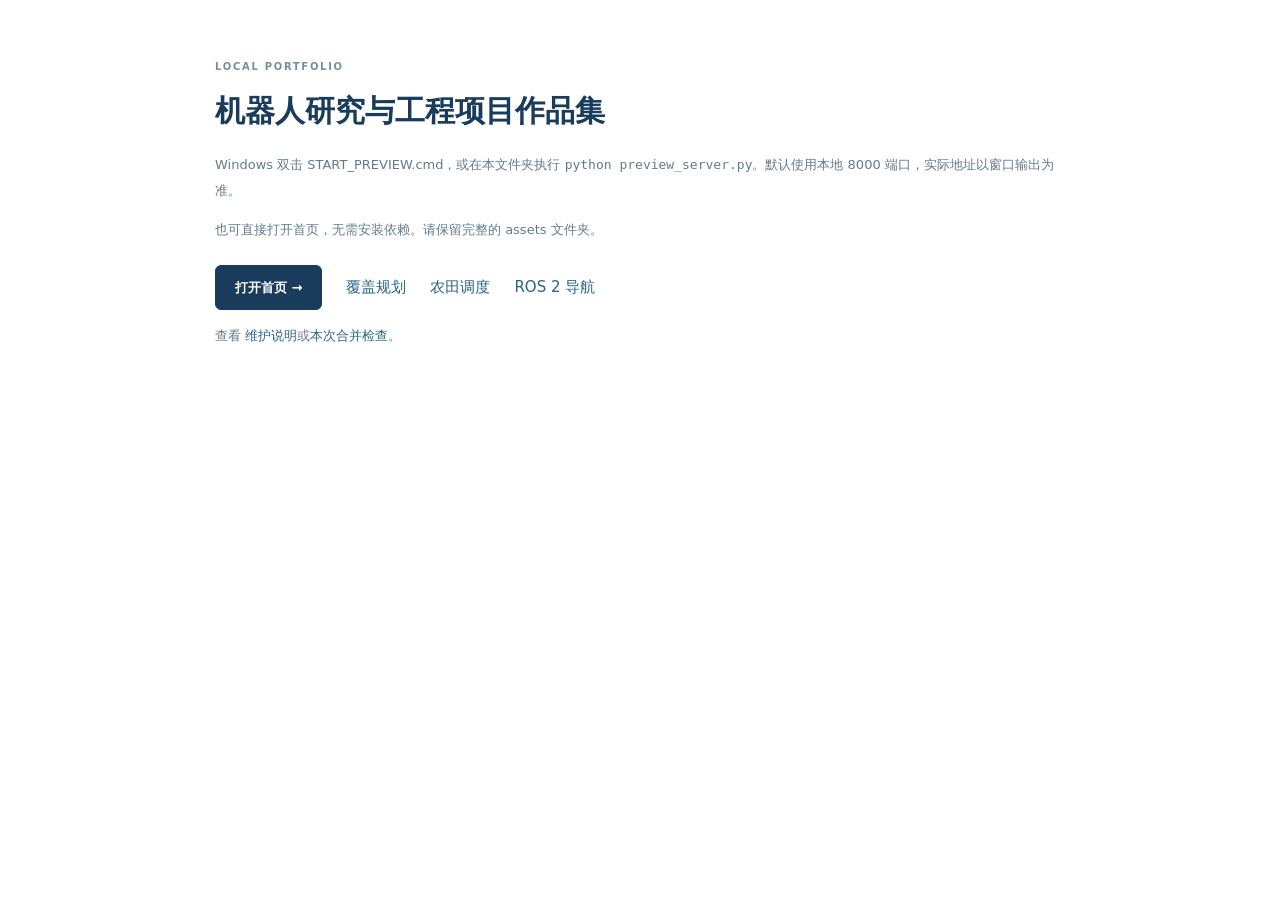
<file: START_HERE.html>
<!doctype html><html lang="zh-CN"><head><meta charset="utf-8"><meta name="viewport" content="width=device-width,initial-scale=1"><title>打开三项目精简版作品集</title><link rel="stylesheet" href="assets/site.css"><link rel="stylesheet" href="assets/portfolio.css">
  <link rel="stylesheet" href="assets/merged.css"></head><body class="concise-page"><main class="wrap section short-prose"><div class="eyebrow">LOCAL PORTFOLIO</div><h1>机器人研究与工程项目作品集</h1><p>Windows 双击 START_PREVIEW.cmd，或在本文件夹执行 <code>python preview_server.py</code>。默认使用本地 8000 端口，实际地址以窗口输出为准。</p><p>也可直接打开首页，无需安装依赖。请保留完整的 assets 文件夹。</p><div class="actions"><a class="button" href="index.html">打开首页 →</a><a href="ccpp.html">覆盖规划</a><a href="farm-carrier.html">农田调度</a><a href="ros2.html">ROS 2 导航</a></div><p class="quiet-note">查看 <a href="README.md">维护说明</a>或<a href="docs/MERGED_SITE_VALIDATION_ZH.md">本次合并检查</a>。</p></main></body></html>
</file>
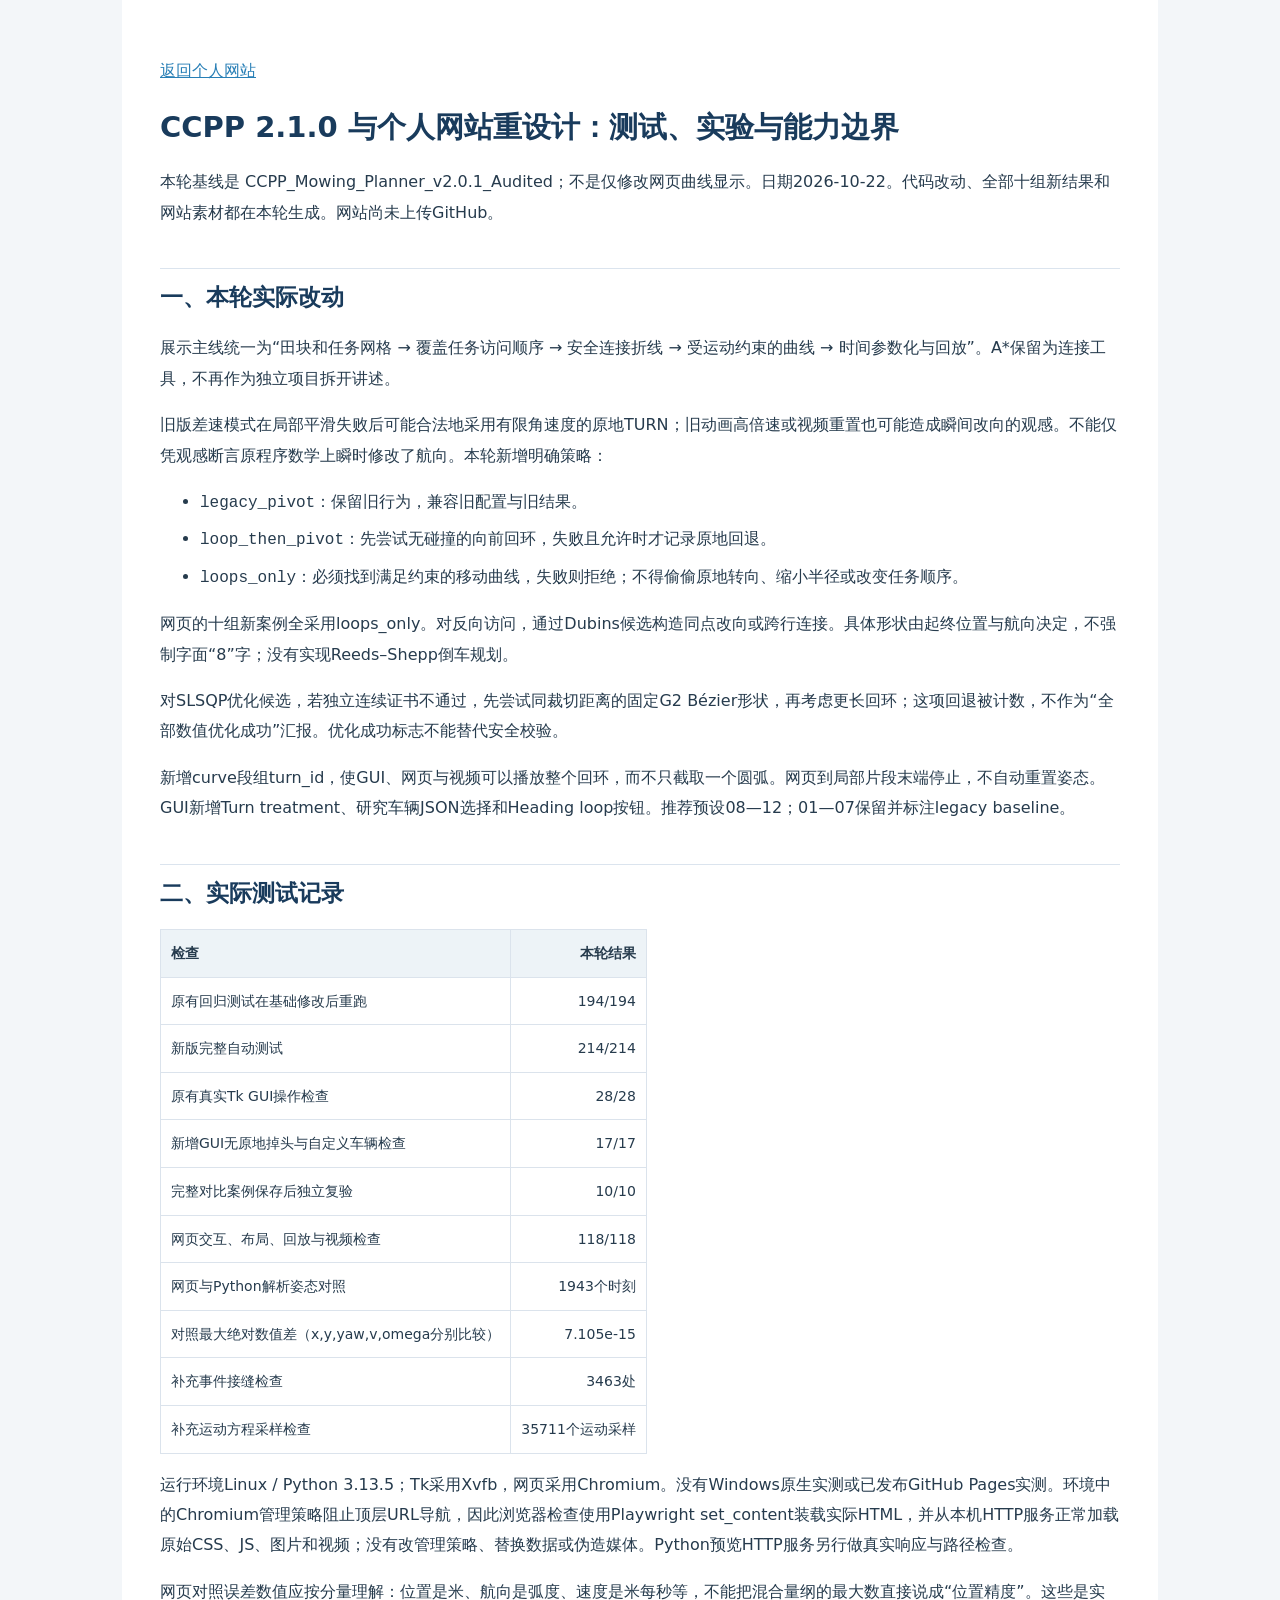
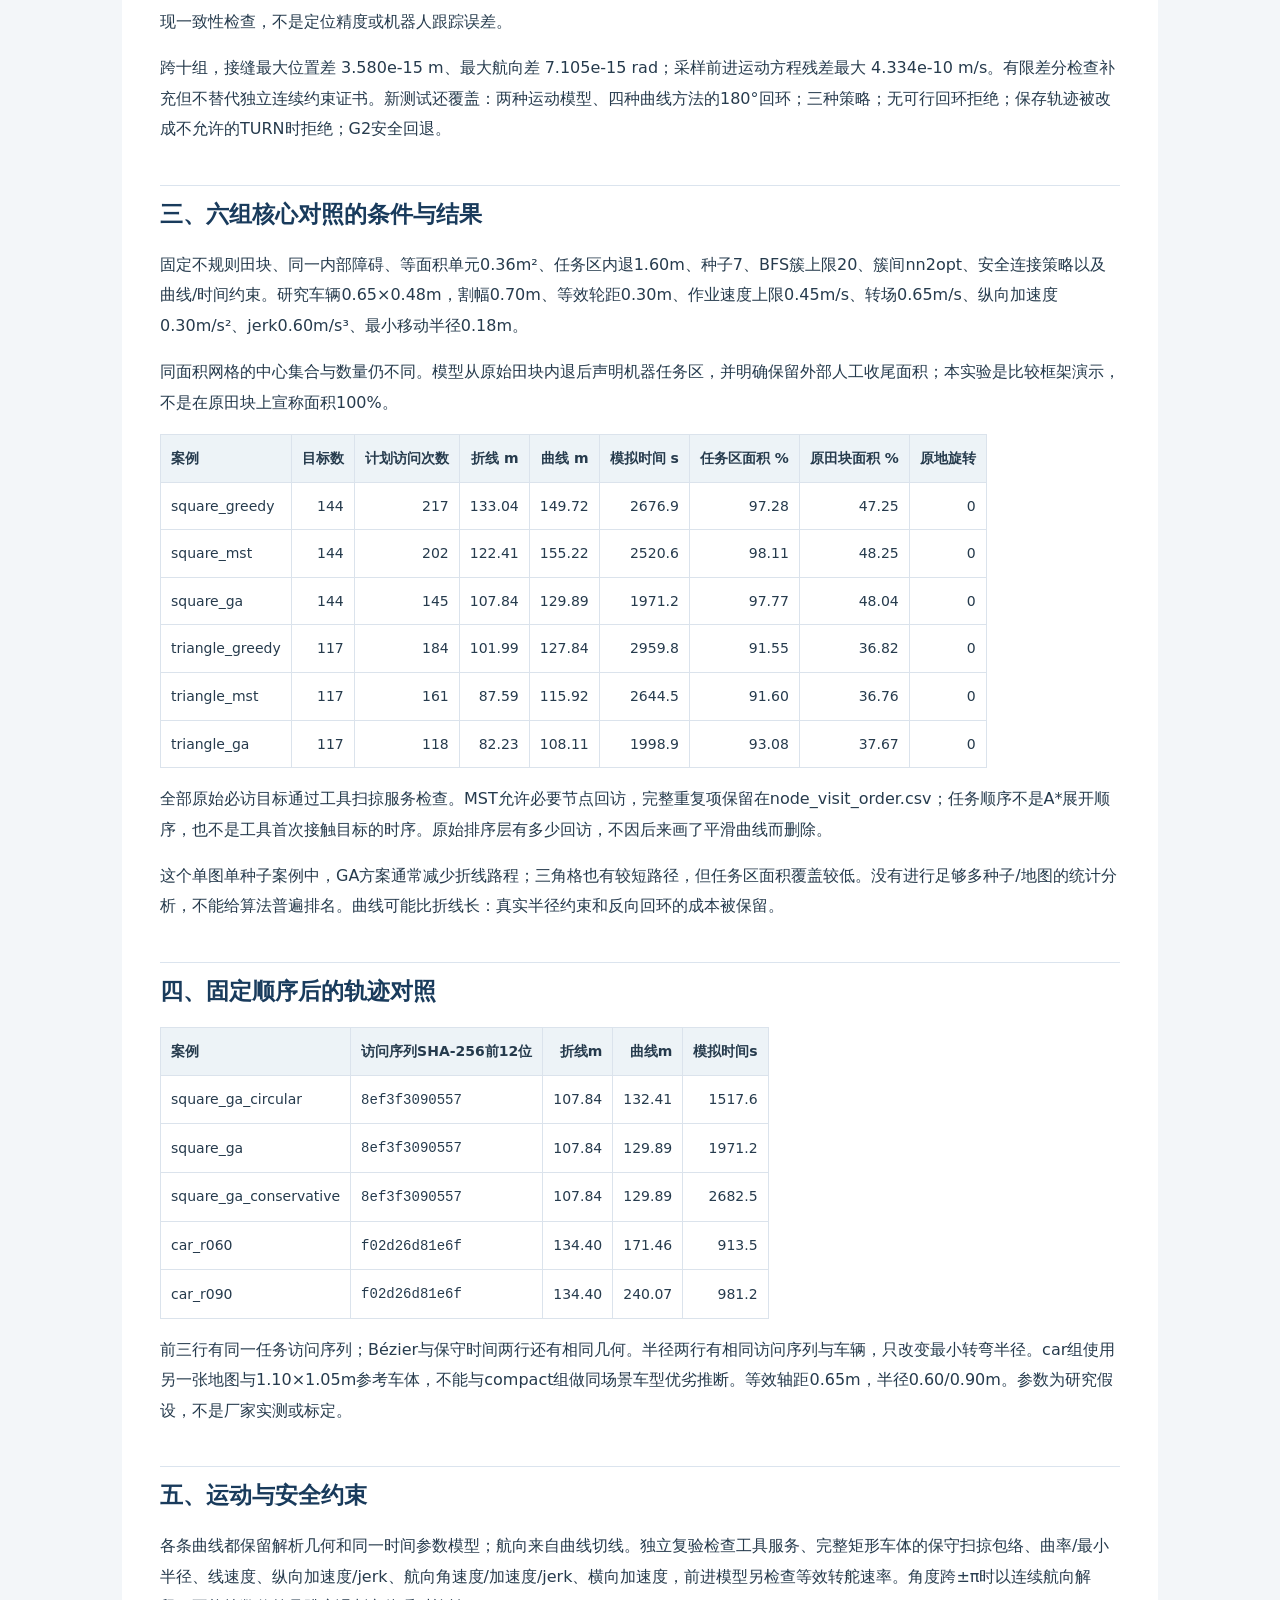
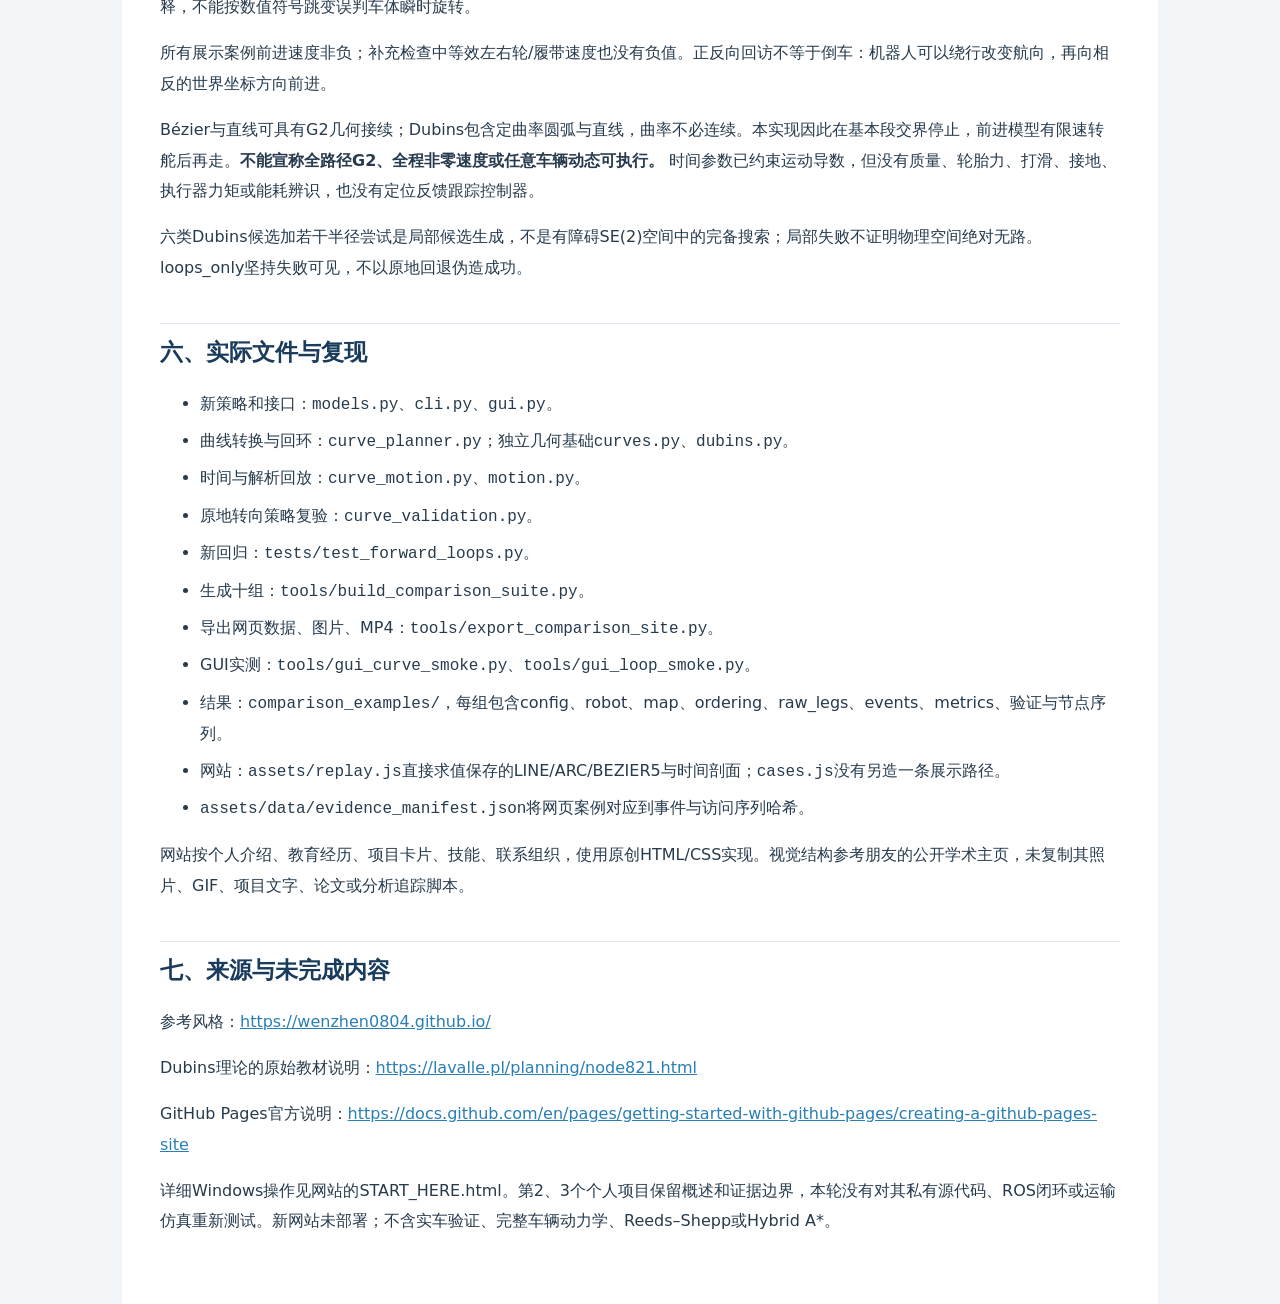
<file: reports/verification.html>
<!doctype html><html lang="zh-CN"><head><meta charset="utf-8"><meta name="viewport" content="width=device-width,initial-scale=1"><title>CCPP 2.1 测试与展示报告</title><style>body{font:16px/1.9 "Segoe UI","Microsoft YaHei",system-ui,sans-serif;color:#263b4d;margin:0;background:#f3f6f9}main{max-width:960px;margin:0 auto;background:white;padding:40px 38px 70px}h1,h2,h3{color:#193b5c;line-height:1.45}h1{font-size:29px}h2{margin-top:40px;padding-top:12px;border-top:1px solid #dbe4ee;font-size:23px}h3{font-size:19px;margin-top:27px}a{color:#287fb6;overflow-wrap:anywhere}pre{padding:16px;background:#edf3f7;border-radius:6px;white-space:pre-wrap;overflow-wrap:anywhere;line-height:1.6;font-size:14px}code{font-family:Consolas,monospace}table{display:block;overflow:auto;border-collapse:collapse;font-size:14px;width:100%}th,td{padding:10px;border:1px solid #dbe3ec;text-align:left}th{background:#edf3f7}li{margin:6px 0}blockquote{border-left:3px solid #2880b8;margin-left:0;padding-left:20px;color:#5b7183}@media(max-width:600px){main{padding:26px 19px}h1{font-size:25px}body{font-size:15px}}</style></head><body><main><p><a href="../index.html">返回个人网站</a></p><h1>CCPP 2.1.0 与个人网站重设计：测试、实验与能力边界</h1>
<p>本轮基线是 CCPP_Mowing_Planner_v2.0.1_Audited；不是仅修改网页曲线显示。日期2026-10-22。代码改动、全部十组新结果和网站素材都在本轮生成。网站尚未上传GitHub。</p>
<h2>一、本轮实际改动</h2>
<p>展示主线统一为“田块和任务网格 → 覆盖任务访问顺序 → 安全连接折线 → 受运动约束的曲线 → 时间参数化与回放”。A*保留为连接工具，不再作为独立项目拆开讲述。</p>
<p>旧版差速模式在局部平滑失败后可能合法地采用有限角速度的原地TURN；旧动画高倍速或视频重置也可能造成瞬间改向的观感。不能仅凭观感断言原程序数学上瞬时修改了航向。本轮新增明确策略：</p>
<ul>
<li><code>legacy_pivot</code>：保留旧行为，兼容旧配置与旧结果。</li>
<li><code>loop_then_pivot</code>：先尝试无碰撞的向前回环，失败且允许时才记录原地回退。</li>
<li><code>loops_only</code>：必须找到满足约束的移动曲线，失败则拒绝；不得偷偷原地转向、缩小半径或改变任务顺序。</li>
</ul>
<p>网页的十组新案例全采用loops_only。对反向访问，通过Dubins候选构造同点改向或跨行连接。具体形状由起终位置与航向决定，不强制字面“8”字；没有实现Reeds–Shepp倒车规划。</p>
<p>对SLSQP优化候选，若独立连续证书不通过，先尝试同裁切距离的固定G2 Bézier形状，再考虑更长回环；这项回退被计数，不作为“全部数值优化成功”汇报。优化成功标志不能替代安全校验。</p>
<p>新增curve段组turn_id，使GUI、网页与视频可以播放整个回环，而不只截取一个圆弧。网页到局部片段末端停止，不自动重置姿态。GUI新增Turn treatment、研究车辆JSON选择和Heading loop按钮。推荐预设08—12；01—07保留并标注legacy baseline。</p>
<h2>二、实际测试记录</h2>
<table>
<thead>
<tr>
  <th>检查</th>
  <th style="text-align:right">本轮结果</th>
</tr>
</thead>
<tbody>
<tr>
  <td>原有回归测试在基础修改后重跑</td>
  <td style="text-align:right">194/194</td>
</tr>
<tr>
  <td>新版完整自动测试</td>
  <td style="text-align:right">214/214</td>
</tr>
<tr>
  <td>原有真实Tk GUI操作检查</td>
  <td style="text-align:right">28/28</td>
</tr>
<tr>
  <td>新增GUI无原地掉头与自定义车辆检查</td>
  <td style="text-align:right">17/17</td>
</tr>
<tr>
  <td>完整对比案例保存后独立复验</td>
  <td style="text-align:right">10/10</td>
</tr>
<tr>
  <td>网页交互、布局、回放与视频检查</td>
  <td style="text-align:right">118/118</td>
</tr>
<tr>
  <td>网页与Python解析姿态对照</td>
  <td style="text-align:right">1943个时刻</td>
</tr>
<tr>
  <td>对照最大绝对数值差（x,y,yaw,v,omega分别比较）</td>
  <td style="text-align:right">7.105e-15</td>
</tr>
<tr>
  <td>补充事件接缝检查</td>
  <td style="text-align:right">3463处</td>
</tr>
<tr>
  <td>补充运动方程采样检查</td>
  <td style="text-align:right">35711个运动采样</td>
</tr>
</tbody>
</table>
<p>运行环境Linux / Python 3.13.5；Tk采用Xvfb，网页采用Chromium。没有Windows原生实测或已发布GitHub Pages实测。环境中的Chromium管理策略阻止顶层URL导航，因此浏览器检查使用Playwright set_content装载实际HTML，并从本机HTTP服务正常加载原始CSS、JS、图片和视频；没有改管理策略、替换数据或伪造媒体。Python预览HTTP服务另行做真实响应与路径检查。</p>
<p>网页对照误差数值应按分量理解：位置是米、航向是弧度、速度是米每秒等，不能把混合量纲的最大数直接说成“位置精度”。这些是实现一致性检查，不是定位精度或机器人跟踪误差。</p>
<p>跨十组，接缝最大位置差 3.580e-15 m、最大航向差 7.105e-15 rad；采样前进运动方程残差最大 4.334e-10 m/s。有限差分检查补充但不替代独立连续约束证书。新测试还覆盖：两种运动模型、四种曲线方法的180°回环；三种策略；无可行回环拒绝；保存轨迹被改成不允许的TURN时拒绝；G2安全回退。</p>
<h2>三、六组核心对照的条件与结果</h2>
<p>固定不规则田块、同一内部障碍、等面积单元0.36m²、任务区内退1.60m、种子7、BFS簇上限20、簇间nn2opt、安全连接策略以及曲线/时间约束。研究车辆0.65×0.48m，割幅0.70m、等效轮距0.30m、作业速度上限0.45m/s、转场0.65m/s、纵向加速度0.30m/s²、jerk0.60m/s³、最小移动半径0.18m。</p>
<p>同面积网格的中心集合与数量仍不同。模型从原始田块内退后声明机器任务区，并明确保留外部人工收尾面积；本实验是比较框架演示，不是在原田块上宣称面积100%。</p>
<table>
<thead>
<tr>
  <th>案例</th>
  <th style="text-align:right">目标数</th>
  <th style="text-align:right">计划访问次数</th>
  <th style="text-align:right">折线 m</th>
  <th style="text-align:right">曲线 m</th>
  <th style="text-align:right">模拟时间 s</th>
  <th style="text-align:right">任务区面积 %</th>
  <th style="text-align:right">原田块面积 %</th>
  <th style="text-align:right">原地旋转</th>
</tr>
</thead>
<tbody>
<tr>
  <td>square_greedy</td>
  <td style="text-align:right">144</td>
  <td style="text-align:right">217</td>
  <td style="text-align:right">133.04</td>
  <td style="text-align:right">149.72</td>
  <td style="text-align:right">2676.9</td>
  <td style="text-align:right">97.28</td>
  <td style="text-align:right">47.25</td>
  <td style="text-align:right">0</td>
</tr>
<tr>
  <td>square_mst</td>
  <td style="text-align:right">144</td>
  <td style="text-align:right">202</td>
  <td style="text-align:right">122.41</td>
  <td style="text-align:right">155.22</td>
  <td style="text-align:right">2520.6</td>
  <td style="text-align:right">98.11</td>
  <td style="text-align:right">48.25</td>
  <td style="text-align:right">0</td>
</tr>
<tr>
  <td>square_ga</td>
  <td style="text-align:right">144</td>
  <td style="text-align:right">145</td>
  <td style="text-align:right">107.84</td>
  <td style="text-align:right">129.89</td>
  <td style="text-align:right">1971.2</td>
  <td style="text-align:right">97.77</td>
  <td style="text-align:right">48.04</td>
  <td style="text-align:right">0</td>
</tr>
<tr>
  <td>triangle_greedy</td>
  <td style="text-align:right">117</td>
  <td style="text-align:right">184</td>
  <td style="text-align:right">101.99</td>
  <td style="text-align:right">127.84</td>
  <td style="text-align:right">2959.8</td>
  <td style="text-align:right">91.55</td>
  <td style="text-align:right">36.82</td>
  <td style="text-align:right">0</td>
</tr>
<tr>
  <td>triangle_mst</td>
  <td style="text-align:right">117</td>
  <td style="text-align:right">161</td>
  <td style="text-align:right">87.59</td>
  <td style="text-align:right">115.92</td>
  <td style="text-align:right">2644.5</td>
  <td style="text-align:right">91.60</td>
  <td style="text-align:right">36.76</td>
  <td style="text-align:right">0</td>
</tr>
<tr>
  <td>triangle_ga</td>
  <td style="text-align:right">117</td>
  <td style="text-align:right">118</td>
  <td style="text-align:right">82.23</td>
  <td style="text-align:right">108.11</td>
  <td style="text-align:right">1998.9</td>
  <td style="text-align:right">93.08</td>
  <td style="text-align:right">37.67</td>
  <td style="text-align:right">0</td>
</tr>
</tbody>
</table>
<p>全部原始必访目标通过工具扫掠服务检查。MST允许必要节点回访，完整重复项保留在node_visit_order.csv；任务顺序不是A*展开顺序，也不是工具首次接触目标的时序。原始排序层有多少回访，不因后来画了平滑曲线而删除。</p>
<p>这个单图单种子案例中，GA方案通常减少折线路程；三角格也有较短路径，但任务区面积覆盖较低。没有进行足够多种子/地图的统计分析，不能给算法普遍排名。曲线可能比折线长：真实半径约束和反向回环的成本被保留。</p>
<h2>四、固定顺序后的轨迹对照</h2>
<table>
<thead>
<tr>
  <th>案例</th>
  <th>访问序列SHA-256前12位</th>
  <th style="text-align:right">折线m</th>
  <th style="text-align:right">曲线m</th>
  <th style="text-align:right">模拟时间s</th>
</tr>
</thead>
<tbody>
<tr>
  <td>square_ga_circular</td>
  <td><code>8ef3f3090557</code></td>
  <td style="text-align:right">107.84</td>
  <td style="text-align:right">132.41</td>
  <td style="text-align:right">1517.6</td>
</tr>
<tr>
  <td>square_ga</td>
  <td><code>8ef3f3090557</code></td>
  <td style="text-align:right">107.84</td>
  <td style="text-align:right">129.89</td>
  <td style="text-align:right">1971.2</td>
</tr>
<tr>
  <td>square_ga_conservative</td>
  <td><code>8ef3f3090557</code></td>
  <td style="text-align:right">107.84</td>
  <td style="text-align:right">129.89</td>
  <td style="text-align:right">2682.5</td>
</tr>
<tr>
  <td>car_r060</td>
  <td><code>f02d26d81e6f</code></td>
  <td style="text-align:right">134.40</td>
  <td style="text-align:right">171.46</td>
  <td style="text-align:right">913.5</td>
</tr>
<tr>
  <td>car_r090</td>
  <td><code>f02d26d81e6f</code></td>
  <td style="text-align:right">134.40</td>
  <td style="text-align:right">240.07</td>
  <td style="text-align:right">981.2</td>
</tr>
</tbody>
</table>
<p>前三行有同一任务访问序列；Bézier与保守时间两行还有相同几何。半径两行有相同访问序列与车辆，只改变最小转弯半径。car组使用另一张地图与1.10×1.05m参考车体，不能与compact组做同场景车型优劣推断。等效轴距0.65m，半径0.60/0.90m。参数为研究假设，不是厂家实测或标定。</p>
<h2>五、运动与安全约束</h2>
<p>各条曲线都保留解析几何和同一时间参数模型；航向来自曲线切线。独立复验检查工具服务、完整矩形车体的保守扫掠包络、曲率/最小半径、线速度、纵向加速度/jerk、航向角速度/加速度/jerk、横向加速度，前进模型另检查等效转舵速率。角度跨±π时以连续航向解释，不能按数值符号跳变误判车体瞬时旋转。</p>
<p>所有展示案例前进速度非负；补充检查中等效左右轮/履带速度也没有负值。正反向回访不等于倒车：机器人可以绕行改变航向，再向相反的世界坐标方向前进。</p>
<p>Bézier与直线可具有G2几何接续；Dubins包含定曲率圆弧与直线，曲率不必连续。本实现因此在基本段交界停止，前进模型有限速转舵后再走。<strong>不能宣称全路径G2、全程非零速度或任意车辆动态可执行。</strong> 时间参数已约束运动导数，但没有质量、轮胎力、打滑、接地、执行器力矩或能耗辨识，也没有定位反馈跟踪控制器。</p>
<p>六类Dubins候选加若干半径尝试是局部候选生成，不是有障碍SE(2)空间中的完备搜索；局部失败不证明物理空间绝对无路。loops_only坚持失败可见，不以原地回退伪造成功。</p>
<h2>六、实际文件与复现</h2>
<ul>
<li>新策略和接口：<code>models.py</code>、<code>cli.py</code>、<code>gui.py</code>。</li>
<li>曲线转换与回环：<code>curve_planner.py</code>；独立几何基础<code>curves.py</code>、<code>dubins.py</code>。</li>
<li>时间与解析回放：<code>curve_motion.py</code>、<code>motion.py</code>。</li>
<li>原地转向策略复验：<code>curve_validation.py</code>。</li>
<li>新回归：<code>tests/test_forward_loops.py</code>。</li>
<li>生成十组：<code>tools/build_comparison_suite.py</code>。</li>
<li>导出网页数据、图片、MP4：<code>tools/export_comparison_site.py</code>。</li>
<li>GUI实测：<code>tools/gui_curve_smoke.py</code>、<code>tools/gui_loop_smoke.py</code>。</li>
<li>结果：<code>comparison_examples/</code>，每组包含config、robot、map、ordering、raw_legs、events、metrics、验证与节点序列。</li>
<li>网站：<code>assets/replay.js</code>直接求值保存的LINE/ARC/BEZIER5与时间剖面；<code>cases.js</code>没有另造一条展示路径。</li>
<li><code>assets/data/evidence_manifest.json</code>将网页案例对应到事件与访问序列哈希。</li>
</ul>
<p>网站按个人介绍、教育经历、项目卡片、技能、联系组织，使用原创HTML/CSS实现。视觉结构参考朋友的公开学术主页，未复制其照片、GIF、项目文字、论文或分析追踪脚本。</p>
<h2>七、来源与未完成内容</h2>
<p>参考风格：<a href="https://wenzhen0804.github.io/">https://wenzhen0804.github.io/</a></p>
<p>Dubins理论的原始教材说明：<a href="https://lavalle.pl/planning/node821.html">https://lavalle.pl/planning/node821.html</a></p>
<p>GitHub Pages官方说明：<a href="https://docs.github.com/en/pages/getting-started-with-github-pages/creating-a-github-pages-site">https://docs.github.com/en/pages/getting-started-with-github-pages/creating-a-github-pages-site</a></p>
<p>详细Windows操作见网站的START_HERE.html。第2、3个个人项目保留概述和证据边界，本轮没有对其私有源代码、ROS闭环或运输仿真重新测试。新网站未部署；不含实车验证、完整车辆动力学、Reeds–Shepp或Hybrid A*。</p>
</main></body></html>
</file>
<file: assets/site.css>
:root{--navy:#193b5c;--navy2:#2d638d;--blue:#297fb6;--ink:#263544;--muted:#617181;--bg:#f4f7fa;--line:#dce4eb;--white:#fff;--orange:#b66a32;--max:1080px}*{box-sizing:border-box}html{scroll-behavior:smooth;scroll-padding-top:84px}body{margin:0;color:var(--ink);background:#fff;font:16px/1.8 "Segoe UI","Microsoft YaHei",system-ui,sans-serif}a{color:var(--blue);text-decoration:none}a:hover{text-decoration:underline}img,video{max-width:100%;height:auto;display:block}button,input,select{font:inherit}button,a,input,select,summary{outline-offset:4px}button:focus-visible,a:focus-visible,input:focus-visible,select:focus-visible{outline:3px solid #59a5dc}button{cursor:pointer}h1,h2,h3,h4,p{margin-top:0}h1,h2,h3{color:var(--navy);line-height:1.4}h2{font-size:27px}h3{font-size:21px}p{margin-bottom:1em}.wrap{width:min(var(--max),calc(100% - 48px));margin:auto}.navbar{position:sticky;top:0;z-index:100;background:var(--navy);height:66px;box-shadow:0 2px 9px #142c4017}.nav-inner{display:flex;align-items:center;justify-content:space-between;height:100%;gap:20px}.brand{color:#fff;font-weight:700;letter-spacing:.03em}.nav-links{display:flex;gap:25px;align-items:center}.nav-links a{color:#e1eaf2;font-size:14px}.menu-btn{display:none;border:1px solid #7693ac;background:transparent;color:#fff;border-radius:4px;padding:4px 10px}.hero{background:linear-gradient(120deg,var(--navy),var(--navy2));color:#edf4fb;padding:65px 0 64px}.hero-layout{display:grid;grid-template-columns:140px 260px 1fr;gap:30px;align-items:center}.avatar{height:168px;border:2px solid #ffffff5c;border-radius:8px;display:flex;align-items:center;justify-content:center;background:#ffffff0a;font-size:48px;font-weight:300;letter-spacing:.04em;position:relative;overflow:hidden}.avatar:after{content:"ZEHAO DONG";position:absolute;bottom:16px;left:0;right:0;text-align:center;font-size:10px;letter-spacing:.15em;color:#d7e5f1}.hero h1{color:#fff;font-size:38px;margin-bottom:4px;letter-spacing:.03em}.hero .english{font-size:19px;color:#dbe9f3;margin-bottom:15px}.hero .degree{font-size:15px;margin-bottom:3px}.hero-about{border-left:1px solid #ffffff45;padding-left:30px;font-size:15px}.hero-about p{margin-bottom:14px}.hero-tags{font-size:12px;letter-spacing:.04em;color:#dbeaf5}.actions{display:flex;gap:12px;flex-wrap:wrap;margin-top:22px}.button{border:1px solid var(--blue);border-radius:5px;background:var(--blue);color:#fff;padding:9px 16px;font-weight:600;font-size:14px;display:inline-flex;align-items:center;justify-content:center}.button:hover{text-decoration:none;filter:brightness(1.05)}.button.ghost{background:transparent;color:var(--blue)}.hero .button{background:#fff;color:var(--navy);border-color:#fff}.hero .ghost{background:transparent;color:#fff;border-color:#ffffff70}.section{padding:52px 0}.section.alt{background:var(--bg)}.section-title{display:inline-block;border-bottom:3px solid var(--blue);padding-bottom:8px;margin-bottom:27px}.eyebrow{font-size:11px;letter-spacing:.14em;font-weight:700;color:var(--blue);margin-bottom:8px}.section-note{color:var(--muted);font-size:14px;max-width:820px}.timeline{border-left:2px solid #bfd2e2;margin-left:6px;padding-left:28px}.timeline-item{position:relative;padding:0 0 22px}.timeline-item:last-child{padding-bottom:0}.timeline-item:before{content:"";position:absolute;left:-35px;top:8px;width:12px;height:12px;border-radius:50%;background:var(--blue);border:2px solid #fff}.timeline h3{font-size:18px;margin-bottom:2px}.meta{font-size:13px;color:var(--muted);margin-bottom:5px}.timeline p{font-size:15px;margin-bottom:4px}.project-card{background:#fff;border:1px solid var(--line);border-radius:9px;margin-bottom:24px;overflow:hidden;box-shadow:0 5px 15px #193b5c06}.project-content{display:grid;grid-template-columns:43% 1fr;gap:30px;padding:25px}.project-media{border:1px solid #e1e8ee;border-radius:5px;overflow:hidden;background:#fafcfe;align-self:center}.project-media img{width:100%}.project-number{font-size:11px;letter-spacing:.13em;color:var(--blue);font-weight:700;margin-bottom:7px}.project-card h3{margin-bottom:12px}.project-card p{font-size:14px}.tags{display:flex;gap:7px;flex-wrap:wrap;margin-top:12px}.tags span{background:#edf4f9;border:1px solid #dce9f3;color:#295273;font-size:11px;padding:2px 8px;border-radius:3px}.text-link{font-size:14px;font-weight:600;display:inline-block;margin-top:14px}.badge{display:inline-block;border:1px solid #c3d7e7;background:#eff6fb;color:#365c7a;border-radius:20px;font-size:11px;padding:2px 10px}.schematic{padding:23px;display:grid;gap:10px}.schematic .step{background:#eef4fa;border:1px solid #c9d9e8;border-radius:5px;padding:9px 12px;text-align:center;color:#294d6d;font-size:13px}.schematic .flow{font-size:18px;text-align:center;line-height:1;color:#7b94a9}.schematic small{font-size:11px;color:var(--muted);text-align:center}.two-col{display:grid;grid-template-columns:1fr 1fr;gap:26px}.skill-group h3{font-size:17px;margin-bottom:6px}.skill-group p{font-size:14px;color:var(--muted)}.contact{display:flex;flex-wrap:wrap;gap:14px 30px;color:var(--muted);font-size:15px}.footer{border-top:1px solid var(--line);padding:26px 0;font-size:12px;color:var(--muted);text-align:center}.subhero{padding:44px 0 36px;background:var(--bg);border-bottom:1px solid var(--line)}.breadcrumb{font-size:12px;margin-bottom:12px}.subhero h1{font-size:33px;margin-bottom:13px}.subhero p{max-width:850px;color:var(--muted);font-size:15px}.jump-links{display:flex;gap:16px;flex-wrap:wrap;font-size:13px;margin-top:20px}.pipeline{display:grid;grid-template-columns:repeat(3,1fr);gap:14px;margin-top:25px}.pipeline article{border:1px solid var(--line);border-radius:6px;padding:17px 18px;background:#fff}.pipeline b{color:var(--blue);font-size:12px}.pipeline h3{font-size:17px;margin:4px 0 6px}.pipeline p{font-size:13px;color:var(--muted);margin:0}.table-wrap{width:100%;overflow-x:auto;border:1px solid var(--line);border-radius:6px;background:#fff}table{border-collapse:collapse;width:100%;font-size:13px;line-height:1.55}th,td{padding:12px 12px;text-align:left;border-bottom:1px solid var(--line);white-space:nowrap}th{background:#f0f5f9;color:#2c4b66;font-weight:600}tbody tr:last-child td{border-bottom:0}tbody tr:nth-child(even){background:#fafcfe}.row-link{background:none;border:0;padding:0;color:var(--blue);font-weight:600;white-space:nowrap;font-size:13px}.callout{border-left:3px solid var(--blue);background:#f0f6fa;padding:15px 18px;font-size:14px;line-height:1.8;margin:22px 0}.callout p:last-child{margin-bottom:0}.image-grid{display:grid;grid-template-columns:1fr 1fr;gap:18px;margin:22px 0}.image-grid figure{margin:0;border:1px solid var(--line);border-radius:7px;overflow:hidden;background:#fff}.image-grid figcaption{padding:12px 16px;font-size:13px;color:var(--muted)}.image-grid img{width:100%}.lab{border:1px solid #cfdde8;border-radius:9px;overflow:hidden;background:#fff;box-shadow:0 5px 22px #1a3b5c08}.lab-top{padding:18px 20px;background:#f6f9fc;border-bottom:1px solid var(--line)}.form-row{display:flex;flex-wrap:wrap;gap:12px;align-items:center}label{font-size:13px}select,input[type=number]{background:#fff;color:var(--ink);border:1px solid #c6d4df;border-radius:4px;padding:6px 9px;max-width:100%;font-size:13px}#caseSelect{min-width:300px;flex:1}.stage-tabs{display:flex;gap:7px;flex-wrap:wrap;margin-top:14px}.stage-tabs button{padding:8px 12px;border-radius:4px;border:1px solid #c7d7e5;background:#fff;color:#405e78;font-size:13px}.stage-tabs button.active{background:var(--navy);border-color:var(--navy);color:#fff}.lab-body{display:grid;grid-template-columns:minmax(0,1fr) 255px}.canvas-wrap{background:#fff;position:relative;min-width:0}canvas{display:block;width:100%;height:auto;aspect-ratio:1.38}#sceneCanvas{border-bottom:1px solid var(--line)}.legend{display:flex;gap:14px;flex-wrap:wrap;font-size:11px;padding:10px 18px;color:var(--muted)}.legend span:before{content:"";display:inline-block;width:20px;height:2px;background:var(--blue);vertical-align:middle;margin-right:5px}.legend .loop:before{background:var(--orange)}.legend .raw:before{background:#aeb9c3}.lab-side{border-left:1px solid var(--line);padding:18px;font-size:13px;background:#fbfcfe}.lab-side h3{font-size:16px;margin-bottom:12px}.side-label{color:var(--muted);font-size:11px}.metric-row{display:flex;justify-content:space-between;gap:10px;border-bottom:1px solid #e4ebf1;padding:7px 0;font-size:12px}.metric-row strong{font-size:14px;color:var(--navy)}#modelNote,#runNote,#focusNote{font-size:12px;line-height:1.7;color:var(--muted);margin:12px 0 0}.lab-controls{padding:16px 20px;border-top:1px solid var(--line)}.control-btn{padding:7px 12px;border-radius:4px;border:1px solid #bbcedd;background:#fff;color:#244c70;font-size:13px}.control-btn.primary{background:var(--navy);color:#fff;border-color:var(--navy)}input[type=range]{width:100%;accent-color:var(--blue);cursor:pointer}.slider-row{display:grid;grid-template-columns:1fr auto;gap:15px;align-items:center;margin:12px 0 5px}.telemetry{display:flex;gap:18px;flex-wrap:wrap;font-family:Consolas,"Courier New",monospace;font-size:12px;color:#425d73}.minor-controls{margin-top:14px;font-size:12px;display:flex;align-items:center;flex-wrap:wrap;gap:15px}.small{font-size:12px;color:var(--muted)}.sequence-table{max-height:255px;overflow:auto}.sequence-table thead{position:sticky;top:0;z-index:1}.sequence-table tr.revisit{background:#fff8ef}.sequence-table tr:hover{background:#edf4fa}.sequence-table td{padding-top:7px;padding-bottom:7px}details{border:1px solid var(--line);border-radius:6px;margin-top:17px;background:#fff}summary{cursor:pointer;padding:14px 18px;color:var(--navy);font-size:14px;font-weight:600}.details-body{padding:0 18px 18px;font-size:13px}.video-grid{display:grid;grid-template-columns:1fr 1fr;gap:20px}.video-card{margin:0;border:1px solid var(--line);border-radius:7px;overflow:hidden;background:#fff}.video-card video{width:100%;background:#f5f8fb}.video-card figcaption{padding:15px 18px;font-size:13px}.video-card h3{font-size:17px;margin-bottom:5px}.evidence-grid{display:grid;grid-template-columns:repeat(3,1fr);gap:15px}.evidence{padding:18px;border:1px solid var(--line);border-radius:6px}.evidence strong{display:block;color:var(--navy);font-size:25px}.evidence span{font-size:12px;color:var(--muted)}.prose{max-width:880px}.prose h2{margin-top:32px}.prose li{margin:8px 0}.prose pre{white-space:pre-wrap;overflow-wrap:anywhere;background:#eef3f7;border:1px solid #d8e2ec;border-radius:6px;padding:16px;font-size:13px;color:#253d54}.prose code{font-family:Consolas,monospace}figure{margin:0}.hide{display:none!important}.no-js{padding:15px;background:#fff8e8;border:1px solid #e4d2aa}.inline-link{font-size:13px;margin-right:18px}.badge-line{display:flex;gap:8px;flex-wrap:wrap}#caseHeading{font-size:17px;margin:0 0 9px}#timeLabel{font-size:12px;min-width:135px;text-align:right}#gridSummary{font-size:12px;color:var(--muted);margin:9px 0 0}.limit-list{display:grid;grid-template-columns:1fr 1fr;gap:18px;margin-top:20px}.limit-list article{border-top:2px solid #ccdae6;padding-top:14px}.limit-list h3{font-size:16px}.limit-list p{font-size:13px;color:var(--muted)}.intro-line{font-size:15px;color:var(--muted)}.details-body pre{white-space:pre-wrap;max-height:330px;overflow:auto;font-size:11px}.mini-stat{color:var(--blue);font-weight:700}
@media(min-width:1500px){.wrap{--max:1120px}.hero{padding:75px 0}}@media(max-width:940px){.hero-layout{grid-template-columns:110px 230px 1fr;gap:22px}.hero-about{padding-left:22px}.avatar{height:150px}.lab-body{grid-template-columns:minmax(0,1fr) 220px}.lab-side{padding:14px}.project-content{gap:23px;padding:22px}.nav-links{gap:18px}.hero h1{font-size:32px}}@media(max-width:740px){.wrap{width:calc(100% - 32px)}.navbar{height:60px}.menu-btn{display:block}.nav-links{display:none;position:absolute;top:60px;left:0;right:0;background:var(--navy);padding:15px 22px;box-shadow:0 8px 12px #0001;flex-direction:column;align-items:flex-start;gap:13px}.nav-links.open{display:flex}.hero{padding:38px 0}.hero-layout{grid-template-columns:85px 1fr;gap:18px}.avatar{height:115px;font-size:35px}.avatar:after{font-size:7px;bottom:12px}.hero-about{grid-column:1/-1;border-left:0;border-top:1px solid #ffffff40;padding:21px 0 0}.hero h1{font-size:31px}.hero .english{font-size:17px;margin-bottom:10px}.hero .degree{font-size:13px}.section{padding:36px 0}.section-title{font-size:24px;margin-bottom:22px}.project-content,.two-col,.image-grid,.video-grid,.limit-list{grid-template-columns:1fr}.project-content{padding:18px;gap:18px}.project-media{max-height:290px}.project-media img{object-fit:contain;max-height:280px}.pipeline{grid-template-columns:1fr}.pipeline article{padding:12px 16px}.pipeline p{font-size:12px}.subhero{padding:30px 0}.subhero h1{font-size:26px}.lab-body{grid-template-columns:1fr}.lab-side{border-left:0;border-top:1px solid var(--line);display:grid;grid-template-columns:1fr 1fr;gap:0 18px;padding:14px 18px}.lab-side h3,.lab-side #modelNote,.lab-side #runNote,.lab-side #focusNote{grid-column:1/-1}.lab-side h3{margin-bottom:5px}.lab-top{padding:14px}.lab-controls{padding:14px}.stage-tabs button{padding:7px 10px;font-size:12px}#caseSelect{min-width:0;width:100%}.evidence-grid{grid-template-columns:1fr 1fr}.evidence{padding:13px}.evidence strong{font-size:22px}canvas{aspect-ratio:1.15}.contact{display:block}.contact a{display:block;margin:9px 0}.telemetry{gap:8px 15px}.control-btn{padding:7px 10px}.form-row{gap:8px}.sequence-table{max-height:240px}}@media(prefers-reduced-motion:reduce){html{scroll-behavior:auto}}
</file>
<file: assets/portfolio.css>
/* Concise portfolio presentation. Keep original replay geometry and data unchanged. */
.concise-page{--max:1120px;--navy:#193b5c;--blue:#286684;--muted:#627485;background:#fff;color:#263544;font-size:15px;line-height:1.8}
.concise-page [hidden]{display:none!important}.concise-page .wrap{width:min(var(--max),calc(100% - 64px))}
.concise-page .navbar{height:72px;background:#fff;border-bottom:1px solid #e7edf1;box-shadow:none}
.concise-page .brand{color:#193b5c;letter-spacing:-.025em;font-size:17px}.concise-page .brand span{font-size:13px;font-weight:400;color:#7b8997}
.concise-page .nav-links{gap:26px}.concise-page .nav-links a{color:#5b6e7f;font-size:13px}.concise-page .nav-links a[aria-current]{color:#193b5c;font-weight:700}
.concise-page .menu-btn{color:#193b5c;border-color:#d3e0e8}.skip-link{position:fixed;top:-70px;left:18px;z-index:200;padding:10px 18px;background:#193b5c;color:white}.skip-link:focus{top:8px}
.concise-page .eyebrow{font-size:10px;font-weight:650;letter-spacing:.17em;color:#7390a2;margin-bottom:14px}
.concise-page .button{background:#193b5c;border-color:#193b5c;border-radius:6px;padding:10px 19px;font-size:13px}.concise-page .button.ghost{background:transparent;color:#193b5c}
.concise-page .text-link{color:#286684;font-size:13px}.concise-page .actions{align-items:center;gap:24px}.concise-page .actions .text-link{margin:0}
.concise-page .tags{gap:8px;margin-top:20px}.concise-page .tags span{background:#f2f6f8;border:0;border-radius:4px;padding:4px 10px;font-size:11px;color:#5a7486}
.profile-hero{padding-top:70px;padding-bottom:70px;display:grid;grid-template-columns:1fr 245px;gap:50px;align-items:center}
.profile-hero h1{font-size:46px;letter-spacing:-.025em;margin:0 0 14px;font-weight:650}.profile-hero h1 span{display:inline-block;font-size:24px;font-weight:350;color:#90a0ad;margin-left:20px}
.hero-role{font-size:16px;color:#425e72;margin-bottom:14px}.hero-intro{font-size:16px;max-width:620px;color:#6b7d8d;margin:0;line-height:1.9}
.profile-mark{height:220px;display:flex;flex-direction:column;align-items:center;justify-content:center;background:#f4f7f8;border:1px solid #e4ebef;border-radius:50%}
.profile-mark span{font-size:80px;font-weight:250;letter-spacing:-.07em;color:#afc0cb;line-height:1.2}.profile-mark small{font-size:8px;letter-spacing:.07em;color:#899fac;margin-top:8px}
.concise-page .section{padding:58px 0}.concise-page .soft-section{background:#f6f8fa;border-top:1px solid #edf1f4;border-bottom:1px solid #edf1f4}
.section-heading{display:flex;align-items:end;justify-content:space-between;gap:24px;margin-bottom:25px}.section-heading h2{font-size:27px;font-weight:600;letter-spacing:-.025em;margin:0}.section-heading p{color:#738592;font-size:13px;margin:0;max-width:410px}.section-heading .eyebrow{margin-bottom:10px}
.featured-projects{display:grid;grid-template-columns:1fr 1fr;gap:26px}.feature-card{background:#fff;border:1px solid #dfe7ed;border-radius:10px;overflow:hidden;min-width:0;transition:box-shadow .2s}
.feature-card:hover{box-shadow:0 12px 30px #193b5c0a}.feature-image{display:block;background:#fafcfd;border-bottom:1px solid #e8edf1;height:252px;overflow:hidden;padding:9px}.feature-image img{width:100%;height:100%;object-fit:contain}.farm-feature{padding:20px;background:#f0f5f6}
.feature-copy{padding:25px 28px 28px}.feature-copy h3{font-size:23px;font-weight:600;margin:8px 0 12px}.feature-copy p{color:#637889;font-size:14px;min-height:50px;margin:0}.feature-copy .text-link{margin-top:24px}.feature-copy .project-number{font-size:10px;color:#7e98aa}
.next-layer{display:flex;gap:18px;align-items:center;margin-top:25px;border-top:1px solid #dce5eb;padding:20px 2px 0;color:#516e82;font-size:12px}.next-layer strong{font-size:13px;font-weight:500}.next-layer>span:last-child{margin-left:auto}
.about-layout{display:grid;grid-template-columns:1.3fr 1fr;gap:90px}.about-layout h2{font-size:23px;margin-bottom:24px}.bio-entry+.bio-entry{margin-top:24px}.bio-entry h3{font-size:16px;font-weight:550;margin-bottom:6px}.bio-entry p,.about-layout p{font-size:13px;color:#617888;margin-bottom:16px}.bio-entry span{display:block;color:#8b9ba6;font-size:12px}.muted{color:#8a9ba7!important}
.contact-section{padding:40px 0 50px;background:#f5f8fa}.contact-inner{display:flex;justify-content:space-between;gap:30px;align-items:center}.contact-inner h2{font-size:24px;font-weight:500;margin:0}.contact-inner .eyebrow{margin-bottom:9px}
.concise-page .footer{font-size:11px;padding:24px 0;border-top:1px solid #e6edf1;background:white}.footer-inner{display:flex;justify-content:space-between;gap:20px;flex-wrap:wrap;text-align:left;color:#8393a0}
.project-hero{padding-top:45px;padding-bottom:35px}.back-link{font-size:12px;color:#7a91a2;display:inline-block;margin-bottom:28px}.project-hero h1{font-size:42px;font-weight:600;letter-spacing:-.03em;margin:0 0 18px}.project-lead{font-size:16px;color:#637b8c;max-width:750px;line-height:1.95;margin:0}.project-hero .eyebrow{margin-bottom:12px}
.concise-page .demo-section{padding-top:18px}.concise-page .compact-section{padding:36px 0}.concise-page .demo-section .section-heading{margin-bottom:20px}
.concise-page .lab{box-shadow:none;border-color:#dce6ed;border-radius:9px}.concise-page .lab-top{padding:16px 20px;background:#f8fafb}.demo-toolbar{display:flex;gap:20px;align-items:center;justify-content:space-between;flex-wrap:wrap}.concise-page .lab-top .form-row{margin:0}.concise-page .stage-tabs{margin:0;gap:5px}.concise-page .stage-tabs button{font-size:12px;padding:7px 11px}
.concise-page #gridSummary{margin:9px 0 0;font-size:11px;color:#7c91a0}.concise-page .lab-body{grid-template-columns:minmax(0,1fr) 240px}.concise-page .canvas-wrap{min-width:0}.concise-page #sceneCanvas{width:100%;height:auto;aspect-ratio:1.45;display:block}
.concise-page .lab-side{padding:24px 20px;background:#fbfcfd}.concise-page .lab-side h3{font-size:17px;margin-bottom:16px}.concise-page .lab-side p{font-size:12px;color:#698192;line-height:1.9;margin-top:16px}.concise-page .lab-side .eyebrow{font-size:9px}
.live-status{display:flex;align-items:center;gap:8px;background:#eef5f5;border-radius:5px;padding:9px 10px;font-size:11px;color:#457a75;margin:22px 0}.status-pip{height:6px;width:6px;border-radius:50%;background:#499586;flex-shrink:0}.support-note{border-top:1px solid #e6edf2;padding-top:16px;color:#9aa8b3!important}
.concise-page .lab-controls{padding:16px 20px}.concise-page .control-btn{font-size:12px;padding:7px 12px;border-radius:5px}.concise-page .control-btn.primary{background:#193b5c;border-color:#193b5c}.concise-page select{font-size:12px;max-width:100%;border-radius:5px}
.concise-page .slider-row{margin-top:14px}.concise-page #timeLabel{font-size:10px;color:#8a9daa}.concise-page .legend{font-size:10px;padding-top:8px;padding-bottom:9px}
.inline-options{margin:10px 0 0!important;border:0!important;background:none!important}.inline-options>summary{padding:6px 0!important;font-size:11px!important;font-weight:400!important;color:#7790a0;background:none!important}.inline-options .minor-controls{margin:8px 0;font-size:11px}.concise-page .video-grid{margin-top:0;gap:26px}.concise-page .video-card{border-color:#dce6ed;border-radius:8px}.concise-page .video-card figcaption{padding:20px 23px}.concise-page .video-card h3{font-size:17px;font-weight:550;margin:0 0 6px}.concise-page .video-card p{font-size:12px;color:#7c909e;margin:0}
.technical-details{background:#fff;border:1px solid #e1e8ed;border-radius:7px;margin:0;overflow:hidden}.technical-details>summary{padding:18px 22px;font-size:14px;font-weight:500;cursor:pointer;background:transparent}.technical-details>summary>span{font-size:11px;color:#8e9fa9;float:right;font-weight:400}.technical-details .details-body{padding:8px 22px 23px}.short-prose{max-width:850px}.short-prose p{font-size:13px;color:#627b8c;line-height:2}.project-next{display:flex;align-items:center;justify-content:space-between;gap:24px;border-top:1px solid #e7edf1;margin-top:28px;padding-top:22px;font-size:12px;color:#8398a5}.project-next .text-link{margin:0;flex-shrink:0}
.quiet-note{font-size:11px;line-height:1.9;color:#8598a6;margin:13px 0 18px}.concise-page .farm-playbar{position:static;background:#f8fafb;box-shadow:none;border:1px solid #dce6ed;border-radius:7px;margin-bottom:15px}.concise-page .farm-playbar-inner{padding:12px 16px;min-height:0}.concise-page .farm-playbar .farm-play{font-size:12px}.concise-page .farm-time-control output{font-size:10px}.concise-page .farm-chapters{margin:10px 0 18px;gap:7px}.concise-page .farm-chapters button{font-size:11px;padding:5px 9px}.concise-page .farm-chapters button span{display:none}
.concise-page .farm-lab{box-shadow:none;border-color:#dce6ed;border-radius:9px}.concise-page .farm-lab-header{padding:12px 16px}.concise-page .farm-lab-grid{grid-template-columns:minmax(0,1fr) 255px}.concise-page #farmMap{aspect-ratio:1.5;max-height:none}.concise-page .farm-agent-panel{padding:18px 20px}.concise-page .farm-agent-title a{font-size:10px}.concise-page .farm-agent-state{font-size:13px;margin-bottom:18px}.concise-page .farm-meter{margin-bottom:12px}.concise-page .farm-agent-explain{font-size:11px;margin-bottom:0;min-height:0}.concise-page .farm-agent-data{font-size:11px;margin:10px 0}.agent-memory{border:0;background:transparent;margin:13px 0}.agent-memory summary{padding:7px 0;background:none;font-size:11px;color:#708c9f;font-weight:400}.agent-memory .farm-agent-data>div{padding:5px 0}.agent-memory .farm-agent-data dd{font-size:11px}.mission-summary{display:flex;align-items:center;gap:14px;background:#f6f9fa;padding:13px 16px;font-size:11px;color:#607f94;border:1px solid #e3ebf0;border-radius:6px;margin-top:13px}.mission-summary strong{font-weight:600}.mission-summary progress{width:130px;height:5px;accent-color:#4a9486;margin-right:auto}.mission-summary #carrierOnboard{color:#8b9eab}
.logic-tabs{display:flex;gap:25px;margin-top:25px;margin-bottom:22px;border-bottom:1px solid #d9e5ed}.logic-tabs button{border:0;border-bottom:2px solid transparent;background:none;padding:10px 4px;color:#8397a5;font-size:15px}.logic-tabs button[aria-selected=true]{color:#193b5c;border-bottom-color:#193b5c;font-weight:600}.concise-page .farm-graph-toolbar{margin-bottom:12px}.concise-page .farm-segmented button{font-size:11px;padding:7px 11px}.concise-page .farm-graph-meta{font-size:10px}.concise-page .farm-decision-layout{grid-template-columns:minmax(0,1fr) 285px;gap:18px;align-items:start}.concise-page .farm-tree-shell{max-height:560px;padding:12px;overflow:auto;border-radius:7px}.concise-page .farm-node-inspector{position:static;max-height:560px;overflow:auto;border-radius:7px;font-size:12px}.concise-page .fg-node{padding:9px 12px}.concise-page .fg-node-label{font-size:12px}.concise-page .fg-node-summary{font-size:10px}.concise-page .fg-tree-note{font-size:10px;margin:4px 0 10px;color:#91a4b1}.concise-page .fg-inspector p{font-size:12px}.concise-page .farm-fsm-shell{padding:16px;border-radius:7px}.concise-page .fg-fsm-scroll{max-height:600px}.concise-page .fg-edge-index{margin-top:15px}.transition-rules{list-style:none;margin:0;padding:16px;display:grid;gap:12px;grid-template-columns:1fr 1fr}.transition-rules>li{padding:12px;background:#f7f9fb;border:1px solid #e2eaf0;border-radius:4px;font-size:11px;overflow-wrap:anywhere}.transition-rules strong{font-size:10px}.transition-rules p{margin:5px 0;font-size:11px}.transition-rules code{font-size:10px;color:#91a0ac}.operational-details{margin-top:24px}.concise-page .farm-resources{margin-top:0}.concise-page .farm-event-panel{margin-top:20px}.concise-page .farm-events{max-height:230px}.concise-page .farm-reading-key{display:none}.system-cards{display:grid;grid-template-columns:1fr 1fr;gap:24px}.system-cards>a{display:block;border:1px solid #e0e8ee;padding:28px;border-radius:8px;background:#fff}.system-cards h2{font-size:24px}.system-cards p{font-size:14px;color:#7c91a0}
@media(min-width:1500px){.concise-page.farm-page .wrap{--max:1120px}}
@media(max-width:900px){.profile-hero{grid-template-columns:1fr 170px;gap:25px}.profile-mark{height:170px}.profile-mark span{font-size:60px}.profile-mark small{font-size:6px}.concise-page .lab-body{grid-template-columns:minmax(0,1fr) 200px}.concise-page .farm-lab-grid{grid-template-columns:minmax(0,1fr) 235px}.concise-page .farm-decision-layout{grid-template-columns:minmax(0,1fr) 245px}.concise-page .lab-side{padding:20px 16px}.section-heading{display:block}.section-heading p{margin-top:8px}.about-layout{gap:40px}.feature-image{height:220px}}
@media(max-width:740px){.concise-page .wrap{width:calc(100% - 36px)}.concise-page .navbar{height:62px}.concise-page .brand{font-size:15px}.concise-page .brand span{font-size:11px}.concise-page .nav-links{background:#fff;border:1px solid #e0e8ef;box-shadow:0 12px 20px #193b5c0e;top:62px}.concise-page .nav-links a{padding:7px 0}.profile-hero{padding-top:42px;padding-bottom:42px;display:block}.profile-mark{display:none}.profile-hero h1{font-size:36px}.profile-hero h1 span{font-size:19px;margin-left:10px}.hero-role{font-size:13px}.hero-intro{font-size:14px}.concise-page .section{padding:36px 0}.section-heading h2{font-size:23px}.featured-projects{grid-template-columns:1fr;gap:22px}.feature-image{height:235px}.feature-copy{padding:22px}.feature-copy p{min-height:0}.feature-copy h3{font-size:22px}.next-layer{flex-wrap:wrap;gap:6px 12px}.next-layer>span:last-child{margin-left:0;flex-basis:100%}.about-layout{grid-template-columns:1fr;gap:28px}.about-layout h2{font-size:22px}.contact-inner{align-items:start;flex-direction:column;gap:20px}.contact-inner h2{font-size:21px}.footer-inner{gap:7px;display:block}.footer-inner>*{display:block}.project-hero{padding-top:28px;padding-bottom:26px}.back-link{margin-bottom:22px}.project-hero h1{font-size:30px}.project-lead{font-size:14px}.project-hero .tags{margin-top:16px}.concise-page .demo-section{padding-top:8px}.concise-page .lab-body{grid-template-columns:1fr}.concise-page .lab-side{border-left:0;border-top:1px solid #e3eaf0;padding:15px 18px;display:grid;grid-template-columns:1fr 1fr;gap:0 18px}.concise-page .lab-side .eyebrow{display:none}.concise-page .lab-side h3{font-size:15px;margin-bottom:0}.concise-page .lab-side #stageHint{grid-column:1;margin-top:8px;margin-bottom:8px}.concise-page .lab-side .live-status{grid-column:2;grid-row:1/3;align-self:start;margin:0;font-size:10px}.concise-page .lab-side #focusNote{grid-column:1/-1;margin:0;font-size:11px}.concise-page .lab-side .support-note{display:none}.concise-page .lab-controls{padding:14px}.concise-page .form-row{gap:7px}.concise-page .lab-top{padding:14px}.demo-toolbar{gap:12px}.concise-page .demo-toolbar .form-row{width:100%}.concise-page #caseSelect{min-width:0;flex:1}.concise-page .stage-tabs{width:100%;display:flex}.concise-page .stage-tabs button{flex:1;font-size:11px;padding:7px 5px}.concise-page .slider-row{gap:10px}.concise-page .video-grid{grid-template-columns:1fr;gap:18px}.concise-page .video-card figcaption{padding:17px 20px}.technical-details>summary{padding:15px;font-size:13px}.technical-details>summary>span{display:none}.technical-details .details-body{padding:6px 15px 20px}.project-next{display:block;font-size:12px}.project-next .text-link{margin-top:12px}.concise-page .farm-playbar-inner{padding:10px;grid-template-columns:auto auto minmax(0,1fr) auto;gap:6px}.concise-page .farm-playbar select{font-size:10px}.concise-page .farm-playbar .farm-play{font-size:11px;padding:6px 8px}.concise-page .farm-time-control{grid-row:2;grid-column:1/-1}.concise-page .farm-chapters{gap:6px}.concise-page .farm-chapters button{font-size:10px;padding:5px 8px}.concise-page .farm-lab-grid{grid-template-columns:1fr}.concise-page #farmMap{aspect-ratio:1.2}.concise-page .farm-agent-panel{padding:17px;display:grid;grid-template-columns:1fr 1fr;gap:0 16px}.concise-page .farm-agent-title,.concise-page .farm-agent-tabs{grid-column:1/-1}.concise-page .farm-agent-state{grid-column:1;margin-bottom:12px}.concise-page .farm-agent-explain{grid-column:1/-1;margin-top:8px}.concise-page .agent-memory{grid-column:2;grid-row:3/9;margin-top:0}.concise-page .agent-memory summary{padding:3px 0}.concise-page .farm-agent-data{display:block}.concise-page .farm-agent-data>div{display:block}.concise-page .farm-agent-data dd{text-align:left;overflow-wrap:anywhere}.mission-summary{font-size:10px;gap:8px;flex-wrap:wrap;padding:11px}.mission-summary progress{width:75px}.mission-summary #carrierOnboard{display:none}.concise-page .farm-decision-layout{grid-template-columns:1fr;gap:12px}.concise-page .farm-tree-shell{max-height:450px}.concise-page .farm-node-inspector{max-height:350px}.concise-page .fg-node-label{font-size:11px}.concise-page .fg-node-summary{font-size:10px}.concise-page .fg-toggle{flex-shrink:0}.concise-page .farm-graph-toolbar{flex-wrap:wrap}.concise-page .farm-fsm-shell{padding:8px}.transition-rules{grid-template-columns:1fr;padding:10px}.concise-page .farm-fsm-shell .fg-fsm-scroll{max-height:530px}.system-cards{grid-template-columns:1fr}.concise-page section{scroll-margin-top:78px}.concise-page .farm-page{scroll-margin-top:78px}}
@media(prefers-reduced-motion:reduce){html{scroll-behavior:auto}.feature-card{transition:none}}
</file>
<file: assets/merged.css>
/* Three-project integration. Presentation overrides only. */
.profile-portrait{margin:0;justify-self:center;width:min(100%,220px);aspect-ratio:4/5;overflow:hidden;border:1px solid #e1e8ee;border-radius:12px;background:#fff}
.profile-portrait img{display:block;width:100%;height:100%;object-fit:cover;object-position:center 32%}
.three-projects{grid-template-columns:repeat(3,minmax(0,1fr));gap:22px}
.three-projects .feature-image{height:210px}
.three-projects .feature-copy{padding:23px}
.three-projects .feature-copy h3{font-size:21px}
.three-projects .feature-copy p{min-height:76px}
.three-projects .tags{gap:6px}
.three-projects .tags span{padding:4px 7px;font-size:10px}
.ros-feature{padding:14px;background:#fff}
.ros-feature img{object-fit:contain;object-position:center}
.project-bridge{display:grid;grid-template-columns:1fr 1fr;gap:45px;align-items:center}
.project-bridge img{border-radius:8px;border:1px solid #dde6ed}
.ros-concise .wrap{--max:1120px}
.ros-concise .project-hero h1{font-size:40px}
.ros-demo-tabs{display:flex;gap:28px;border-bottom:1px solid #dce5eb;margin:0 0 26px}
.ros-demo-tabs button{border:0;border-bottom:2px solid transparent;background:none;padding:13px 2px;color:#788d9d;font-size:14px;white-space:nowrap}
.ros-demo-tabs button[aria-selected=true]{border-bottom-color:#193b5c;color:#193b5c;font-weight:600}
.ros-panel{padding:0 0 12px;outline-offset:6px}
.ros-concise .section-heading h2{font-size:25px}
.ros-panel-intro{font-size:14px;color:#637b8c;max-width:800px;margin:0 0 22px}
.ros-panel .technical-details{margin-top:22px}
.ros-panel .ros-details{margin-top:20px}
.ros-concise .ros-small-note{font-size:11px;color:#768c9b}
.ros-concise .ros-decision-lab{margin-top:0;border-radius:8px;box-shadow:none}
.ros-concise .ros-mode-panel{font-size:13px}
.ros-concise .ros-paper-figure{margin:12px 0 20px}
.ros-concise .ros-flow-card h3{font-size:18px}
.ros-concise .ros-map-card #sceneCanvas{aspect-ratio:1.38}
.ros-concise .ros-video-box{min-width:0}
.ros-concise .ros-chapters{min-width:0}
.source-links{display:flex;flex-wrap:wrap;gap:10px 24px;font-size:12px;margin-top:18px}
.ros-concise .arm-lab{border-radius:9px;box-shadow:none}
.ros-concise .arm-lab-head h3{font-size:17px}
.ros-concise .arm-source-badge{font-size:10px}
.ros-concise .arm-source-note{font-size:11px}
.ros-concise .arm-source-note>p{font-size:11px}
.ros-concise .arm-view-tools button{font-size:11px}
@media(max-width:1000px){
  .three-projects{grid-template-columns:1fr 1fr}
  .three-projects .feature-card:last-child{grid-column:1/-1;display:grid;grid-template-columns:1fr 1fr}
  .three-projects .feature-card:last-child .feature-image{height:100%;min-height:235px;border-bottom:0}
  .concise-page .nav-links{gap:17px}
  .concise-page .brand span{display:none}
}
@media(max-width:740px){
  .home-page .profile-hero{display:flex;flex-direction:column;align-items:flex-start;gap:24px}
  .profile-portrait{order:-1;width:112px;aspect-ratio:1;border-radius:50%}
  .profile-portrait img{object-position:center 30%}
  .three-projects{grid-template-columns:1fr}
  .three-projects .feature-card:last-child{grid-column:auto;display:block}
  .three-projects .feature-card:last-child .feature-image,.three-projects .feature-image{height:220px;min-height:0}
  .three-projects .feature-copy{padding:22px}
  .three-projects .feature-copy p{min-height:0}
  .project-bridge{grid-template-columns:1fr;gap:25px}
  .ros-concise .project-hero h1{font-size:29px}
  .ros-demo-tabs{gap:0;justify-content:space-between;margin-bottom:22px}
  .ros-demo-tabs button{font-size:12px;padding:12px 2px}
  .ros-concise .section-heading h2{font-size:22px}
  .ros-concise .section-heading p{font-size:12px}
  .ros-panel-intro{font-size:13px}
  .ros-concise .arm-source-badge{display:none}
  .ros-concise .arm-lab-head h3{font-size:16px}
  .ros-concise .ros-map-toolbar{gap:12px}
  .ros-concise .ros-map-toolbar label{max-width:100%}
  .ros-concise .ros-map-toolbar select{max-width:160px}
  .source-links{display:grid;gap:10px}
}
</file>
<file: assets/farm.css>
.farm-page{--farm-green:#2e806c;--farm-amber:#b37a28;--farm-r1:#2987af;--farm-r2:#b77936;--farm-r3:#7963ae;--farm-soft:#f1f6f7}
.sr-only{position:absolute!important;width:1px;height:1px;padding:0;overflow:hidden;clip:rect(0,0,0,0);white-space:nowrap;border:0}.farm-skip{position:absolute;top:-80px;left:20px;z-index:1000;background:white;padding:12px}.farm-skip:focus{top:12px}.farm-page section{scroll-margin-top:155px}.farm-page .nav-links a[aria-current]{color:white;border-bottom:1px solid #8fc6dc}.farm-hero{background:#193b5c;color:#dce8f2;padding:62px 0 58px;border-top:1px solid #ffffff18}.farm-hero-layout{display:grid;grid-template-columns:minmax(0,1.65fr) minmax(260px,1fr);gap:70px;align-items:center}.farm-kicker{font-size:11px;font-weight:650;letter-spacing:.16em;color:#9fcbdc;margin-bottom:18px}.farm-hero h1{font-size:clamp(30px,3.4vw,43px);letter-spacing:.005em;color:#fff;margin-bottom:20px;line-height:1.35}.farm-lead{font-size:15px;max-width:610px;color:#d3e0eb;line-height:1.9}.farm-hero-tags{display:flex;gap:8px;flex-wrap:wrap;margin-top:21px}.farm-hero-tags span{font-size:11px;border:1px solid #ffffff2c;border-radius:4px;padding:3px 9px;color:#cfe1ec}.farm-hero .button{background:#edf7fa;color:#193b5c;border-color:#edf7fa;gap:25px}.farm-hero .button.ghost{background:transparent;color:#e2edf5;border-color:#ffffff55}.farm-hero-aside{border-left:1px solid #ffffff30;padding-left:32px}.farm-mini-heading{font-size:10px;font-weight:600;letter-spacing:.07em;color:#b7cedd;display:flex;align-items:center;gap:8px}.farm-dot{background:#8dceb7;width:6px;height:6px;display:inline-block;border-radius:50%}.farm-result{padding:20px 0 14px}.farm-result>strong{font-size:55px;line-height:1.2;letter-spacing:-.04em;color:#fff;font-weight:600;font-variant-numeric:tabular-nums}.farm-result>strong>span{font-size:18px;color:#abccdc;letter-spacing:0;font-weight:400}.farm-result p{font-size:12px;margin:6px 0 0;color:#bed1df}.farm-result-grid{display:grid;grid-template-columns:repeat(3,1fr);gap:10px;border-top:1px solid #ffffff25;padding-top:17px}.farm-result-grid strong,.farm-result-grid span{display:block}.farm-result-grid strong{font-size:17px;color:#ecf3f8;font-weight:600}.farm-result-grid span{font-size:10px;color:#acc5d6}.farm-evidence-link{display:block;margin-top:20px;color:#b5d6e5;font-size:11px}.farm-evidence-link span{float:right}
.farm-playbar{position:sticky;top:66px;z-index:90;background:#ffffffed;backdrop-filter:blur(16px);border-bottom:1px solid #dbe4eb;box-shadow:0 4px 16px #193b5c09}.farm-playbar-inner{min-height:76px;display:flex;gap:10px;align-items:center}.farm-play{border:1px solid #c9d7e2;color:#315776;background:#fff;padding:6px 12px;border-radius:4px;font-size:12px;white-space:nowrap}.farm-play.primary{background:var(--navy);color:white;border-color:var(--navy);min-width:60px}.farm-play:disabled{opacity:.45;cursor:wait}.farm-scenario-label{font-size:11px;color:#687e8e;margin-left:7px}.farm-playbar select{font-size:12px;line-height:1.6}.farm-time-control{flex:1;min-width:150px;padding:0 13px;display:flex;flex-direction:column;justify-content:center}.farm-time-control input{height:16px;margin:0}.farm-time-control output{font-family:Consolas,monospace;font-size:10px;color:#607487;text-align:center;font-variant-numeric:tabular-nums;line-height:1.5}.farm-section-head{display:flex;gap:20px;align-items:center;justify-content:space-between}.farm-section-head .section-title{margin-bottom:21px}.farm-record-badge{border:1px solid #d2e3e5;background:#f2f8f6;color:#41786b;font-size:10px;padding:4px 10px;border-radius:4px;white-space:nowrap}.farm-chapters{display:flex;gap:8px;flex-wrap:wrap;margin:22px 0 16px}.farm-chapters button{border:1px solid #d5e0e8;background:#fff;font-size:12px;color:#527087;padding:6px 12px;border-radius:4px}.farm-chapters button span{color:#8aa0af;font-size:10px;margin-right:8px}.farm-chapters button.active{background:#ecf4f8;color:#1f5c85;border-color:#a8c6d9}.farm-chapters button:hover{background:#f4f7fa}.farm-lab{border:1px solid #ccdbe5;border-radius:8px;overflow:hidden;box-shadow:0 5px 24px #16365006}.farm-lab-header{display:flex;justify-content:space-between;gap:15px;padding:13px 18px;background:#f7f9fc;border-bottom:1px solid #dae3ea;font-size:12px;align-items:center}.farm-lab-header>div{display:flex;align-items:center;gap:9px;min-width:0}.farm-status-dot{display:inline-block;width:7px;height:7px;border-radius:50%;background:#478778;flex-shrink:0}.farm-lab-header strong{font-size:12px;font-weight:600}.farm-muted{font-size:11px;color:#748594}.farm-coordinate{font-size:9px;color:#74899b;letter-spacing:.08em;white-space:nowrap}.farm-lab-grid{display:grid;grid-template-columns:minmax(0,1fr) 277px}.farm-map-panel{min-width:0;background:#f8fafb}.farm-map-toolbar{padding:10px 15px 4px;display:flex;justify-content:space-between;gap:8px;align-items:center}.farm-map-toggles{display:flex;gap:12px}.farm-map-toggles label{font-size:11px;display:flex;align-items:center;gap:4px;color:#647c8b}.farm-map-toggles input{margin:0;accent-color:#2a7b9f}.farm-map-zoom{display:flex;gap:4px}.farm-map-zoom button{border:1px solid #dae4e9;background:#fff;color:#567184;border-radius:3px;min-width:26px;height:25px;padding:0 6px;font-size:11px;line-height:1}.farm-canvas-holder{position:relative;overflow:hidden}.farm-page #farmMap{width:100%;height:auto;aspect-ratio:1.46;display:block;touch-action:none;cursor:grab}.farm-page #farmMap:active{cursor:grabbing}.farm-map-help{position:absolute;bottom:7px;left:15px;font-size:9px;color:#7e949f;pointer-events:none;background:#f8fafbcc;padding:2px 5px;border-radius:2px}.farm-map-legend{display:flex;gap:13px;align-items:center;flex-wrap:wrap;padding:10px 15px;font-size:10px;color:#627e8c;border-top:1px solid #e5ecef;background:#fcfdfe}.farm-map-legend span{display:flex;align-items:center;gap:5px}.farm-map-legend i{width:18px;height:3px;display:block}.legend-field{background:#91b7a7}.legend-strip{background:#c1ceca}.legend-done{background:#79ac95}.legend-road{background:#bea881}.legend-carrier{background:#193b5c}.farm-agent-panel{padding:18px 20px;border-left:1px solid #dbe4eb;min-width:0;background:white}.farm-agent-title{display:flex;align-items:center;justify-content:space-between;gap:6px;margin-bottom:14px}.farm-agent-title a{font-size:10px}.farm-overline{font-size:9px;letter-spacing:.1em;font-weight:650;color:#6e8798}.farm-agent-tabs{display:grid;grid-template-columns:repeat(3,1fr);gap:6px;margin-bottom:16px}.farm-agent-tabs button{font-size:11px;padding:5px 8px;border:1px solid #d8e3ea;border-radius:4px;background:#fff;color:#658193}.farm-agent-tabs button.active{background:#eaf3f8;color:#236d95;border-color:#8ab9d2;box-shadow:inset 0 -2px 0 #2987af}.farm-agent-tabs button[data-robot=robot_2].active{background:#fbf4e8;color:#925d26;border-color:#d8b379;box-shadow:inset 0 -2px 0 #b77936}.farm-agent-tabs button[data-robot=robot_3].active{background:#f4f0fa;color:#6b519c;border-color:#b7a3d1;box-shadow:inset 0 -2px 0 #7963ae}.farm-agent-name{display:flex;align-items:center;justify-content:space-between;gap:10px}.farm-agent-name h3{font-size:18px;margin:0}.farm-agent-name>span{font-size:10px;background:#eff4f7;color:#6d8392;border-radius:3px;padding:1px 6px}.farm-agent-state{font-size:12px;font-family:Consolas,monospace;color:#317a95;margin:6px 0 18px;line-height:1.5;overflow-wrap:anywhere}.farm-agent-state small{font-family:"Segoe UI","Microsoft YaHei",sans-serif;color:#6b8190;font-size:11px;display:block}.farm-meter{margin-bottom:12px}.farm-meter>div{display:flex;justify-content:space-between;gap:8px;align-items:center;font-size:11px;color:#69808f}.farm-meter strong{font-size:11px;color:#3e586a;font-weight:600;font-variant-numeric:tabular-nums}.farm-page progress{appearance:none;-webkit-appearance:none;height:5px;width:100%;border:0;border-radius:5px;overflow:hidden;background:#e8eef2;display:block;margin-top:6px;accent-color:#5d9c8b}.farm-page progress::-webkit-progress-bar{background:#e8eef2}.farm-page progress::-webkit-progress-value{background:#5d9c8b;border-radius:5px}.farm-page progress::-moz-progress-bar{background:#5d9c8b}.farm-page #materialMeter::-webkit-progress-value{background:#769ab4}.farm-page #cargoMeter::-webkit-progress-value{background:#ba9662}.farm-page .low::-webkit-progress-value{background:#c7844c}.farm-agent-data{margin:18px 0 0;font-size:11px}.farm-agent-data>div{display:flex;justify-content:space-between;gap:10px;padding:5px 0;border-bottom:1px solid #edf1f4}.farm-agent-data dt{color:#7a8c97}.farm-agent-data dd{margin:0;text-align:right;color:#3c5b70;font-variant-numeric:tabular-nums;overflow-wrap:anywhere}.farm-agent-explain{margin:15px 0 0;padding:10px 11px;background:#f3f7fa;border-radius:4px;font-size:11px;line-height:1.75;color:#5b7385;min-height:57px}.farm-mission-bottom{display:grid;grid-template-columns:1.3fr .85fr 1.2fr;border-top:1px solid #dbe4eb;background:#fff}.farm-mission-bottom>div{padding:16px 20px}.farm-mission-bottom>div+div{border-left:1px solid #e3eaf0}.farm-coverage>div{display:flex;justify-content:space-between;gap:10px;align-items:center;font-size:11px;color:#6c8190}.farm-coverage strong{font-size:20px;color:#376e62;font-weight:600;line-height:1}.farm-coverage small{display:block;margin-top:5px;font-size:10px;color:#728795;font-variant-numeric:tabular-nums}.farm-carrier-readout span,.farm-carrier-readout strong,.farm-carrier-readout small{display:block}.farm-carrier-readout span{font-size:10px;color:#758b99}.farm-carrier-readout strong{font-size:13px;color:#294b65;font-weight:600;margin:2px 0}.farm-carrier-readout small{font-size:10px;color:#728795}.farm-resources{display:grid;grid-template-columns:repeat(3,1fr);gap:12px;margin-top:16px}.farm-resources>div{border:1px solid #dde6ec;border-radius:5px;padding:13px 15px;display:flex;align-items:center;gap:11px;background:#fff}.farm-resource-index{font-size:17px;color:#a4b7c4;font-weight:300}.farm-resources h3{font-size:11px;font-weight:500;color:#718696;margin:0;line-height:1.6}.farm-resources strong{display:block;font-size:12px;font-weight:600;color:#365a73}.farm-capacity{font-size:9px;color:#8195a2;margin-left:auto;white-space:nowrap}.farm-caption{font-size:11px;line-height:1.85;color:#718493;margin-top:13px;margin-bottom:0}.farm-caption a{white-space:normal}.farm-recovery-note{margin-top:18px;background:#fcf4e8;color:#8b682f;border:1px solid #ebd7af;border-radius:5px;padding:14px 18px;font-size:12px}.farm-recovery-note strong{display:block;margin-bottom:4px}.farm-load-error{margin-top:20px;padding:20px;background:#fff2ef;color:#8c422c;border:1px solid #e2b6ab;border-radius:6px}
.farm-method-note{padding:14px 17px;border-left:3px solid #88aabe;background:#eaf1f5;color:#526e82;font-size:12px;line-height:1.8;margin:24px 0}.farm-method-note strong{font-weight:600;color:#34536a}.farm-graph-toolbar{display:flex;gap:14px;align-items:center;justify-content:space-between;margin:20px 0 13px;flex-wrap:wrap}.farm-segmented{display:flex;gap:4px;flex-wrap:wrap;padding:3px;border:1px solid #cfdde6;border-radius:5px;background:#fff}.farm-segmented button{background:transparent;border:0;padding:7px 13px;font-size:12px;color:#617f92;border-radius:3px}.farm-segmented button.active{background:#193b5c;color:#fff}.farm-graph-tools{display:flex;gap:6px}.farm-graph-tools button{border:1px solid #d4e0e8;border-radius:4px;padding:5px 9px;background:white;font-size:11px;color:#5c7a8e}.farm-graph-meta{display:flex;gap:15px;justify-content:space-between;font-size:10px;color:#7d909f;margin-bottom:12px}.farm-graph-meta>span:first-child{color:#4d7993;font-family:Consolas,monospace}.farm-decision-layout{display:grid;grid-template-columns:minmax(0,1fr) 292px;gap:18px;align-items:start}.farm-tree-shell{background:#fff;border:1px solid #d4e0e8;border-radius:7px;padding:18px 14px;min-width:0;overflow:hidden;max-height:none}.farm-node-inspector{position:sticky;top:160px;min-width:0;border:1px solid #d3e0e9;border-radius:6px;background:white;padding:18px;font-size:12px;overflow-wrap:anywhere}.farm-node-inspector h3{font-size:16px}.farm-node-inspector code{font-size:10px;word-break:break-word}.farm-reading-key{margin-top:18px;display:flex;gap:12px 22px;flex-wrap:wrap;font-size:11px;color:#728899}.farm-reading-key b{font-weight:600;color:#496c84;margin-right:6px}.farm-reading-key a{margin-left:auto}.farm-agent-definition{display:grid;grid-template-columns:repeat(3,1fr);gap:25px;margin-bottom:28px}.farm-agent-definition>div{border-top:2px solid #cedde7;padding-top:13px}.farm-agent-definition strong{font-size:13px;color:#345b76}.farm-agent-definition p{font-size:12px;color:#758896;margin:6px 0 0}.farm-agent-mini{font-size:11px;color:#57798f}.farm-fsm-shell{border:1px solid #d5e1e9;border-radius:7px;background:#fcfdfe;overflow:auto;padding:15px;min-width:0}.farm-event-panel{margin-top:27px;border-top:1px solid #d8e3ec;padding-top:24px}.farm-event-heading{display:flex;justify-content:space-between;align-items:center;gap:15px;margin-bottom:12px}.farm-event-heading h3{font-size:17px;margin:0}.farm-event-heading label{font-size:11px;color:#648093;display:flex;gap:5px;align-items:center}.farm-events{border:1px solid #dae5eb;border-radius:5px;background:#fbfcfd;max-height:310px;overflow:auto}.farm-event-row{display:grid;grid-template-columns:58px 55px 1fr;gap:15px;text-align:left;width:100%;border:0;border-bottom:1px solid #e5ecf1;background:none;padding:10px 14px;align-items:start;font-size:11px;color:#506f84;line-height:1.65}.farm-event-row:last-child{border-bottom:0}.farm-event-row:hover{background:#eaf2f7}.farm-event-row time{font-family:Consolas,monospace;color:#8295a3}.farm-event-row strong{font-size:10px;font-weight:650;color:#385e7b}.farm-event-row p{margin:0;overflow-wrap:anywhere}.farm-event-empty{padding:18px;color:#8094a3;font-size:12px}.farm-event-panel>.control-btn{margin-top:12px}
.farm-map-story{display:grid;grid-template-columns:1.5fr 1fr;gap:55px;align-items:start}.farm-map-story h3{font-size:20px}.farm-map-story p{font-size:13px;line-height:1.95;color:#5b7285}.farm-map-facts{border-left:1px solid #cfdde6;padding-left:28px}.farm-map-facts>div+div{margin-top:18px}.farm-map-facts span,.farm-map-facts strong,.farm-map-facts small{display:block}.farm-map-facts span{font-size:10px;color:#8597a4}.farm-map-facts strong{font-size:14px;color:#365a75;font-weight:600}.farm-map-facts small{font-size:10px;color:#758c9a;margin-top:3px}.farm-integration-flow{margin-top:36px;display:grid;grid-template-columns:repeat(3,1fr);gap:15px}.farm-integration-flow>a,.farm-integration-flow>div{padding:19px 20px;border:1px solid #d5e1e9;border-radius:6px;background:#fff;position:relative}.farm-integration-flow span{font-size:9px;color:#839bad;letter-spacing:.06em;display:block}.farm-integration-flow strong{font-size:15px;font-weight:600;color:#385c77}.farm-integration-flow p{font-size:11px;color:#8396a3;margin:6px 0 0}.farm-integration-flow .farm-integration-current{border-color:#3d6e91;background:#eaf2f7}.farm-integration-current span{color:#537e9a}.farm-benchmark-heading{display:flex;justify-content:space-between;align-items:start;gap:20px}.farm-benchmark-heading p{font-size:13px;color:#6f8594;max-width:760px}.farm-benchmark-heading a{font-size:11px;white-space:nowrap}.farm-highlight-row td,.farm-highlight-row th{background:#edf5f7;color:#2d6a72!important}.farm-verification-grid{display:grid;grid-template-columns:repeat(3,1fr);gap:18px;margin:28px 0}.farm-verification-grid a{display:block;border-top:2px solid #bccfdc;padding:15px 8px 9px}.farm-verification-grid strong{font-size:26px;color:#2c5776;display:block;font-weight:500;line-height:1.4}.farm-verification-grid span{display:block;font-size:12px;color:#5c7b8f}.farm-verification-grid small{font-size:10px;color:#8a9ca9}.farm-limits ul{margin:0;padding-left:20px;line-height:1.95;color:#6c8190}.farm-limits li{margin:9px 0}.farm-download-panel{margin-top:33px;border:1px solid #d1dfe8;background:#f4f8fb;border-radius:6px;padding:25px 27px;display:flex;gap:30px;align-items:center;justify-content:space-between}.farm-download-panel h3{font-size:19px;margin:0 0 8px}.farm-download-panel p{font-size:12px;color:#6c8292;margin:0;max-width:620px}.farm-download-actions{display:flex;gap:8px;flex-direction:column;flex-shrink:0}.farm-download-actions .button{font-size:12px;padding:7px 12px}
@media(min-width:1500px){.farm-page .wrap{--max:1160px}.farm-lab-grid{grid-template-columns:minmax(0,1fr) 285px}}
@media(max-width:1000px){.farm-hero-layout{gap:35px;grid-template-columns:1.6fr 1fr}.farm-hero-aside{padding-left:25px}.farm-result>strong{font-size:46px}.farm-result-grid{grid-template-columns:1fr 1fr}.farm-result-grid>div:last-child{grid-column:1/-1}.farm-lab-grid{grid-template-columns:minmax(0,1fr) 242px}.farm-agent-panel{padding:16px}.farm-decision-layout{grid-template-columns:minmax(0,1fr) 260px}.farm-map-story{gap:30px}.farm-time-control{padding:0 6px}.farm-scenario-label{display:none}.farm-map-toggles{gap:8px}.farm-coordinate{display:none}.farm-graph-tools{gap:4px}.farm-graph-tools button{font-size:10px;padding:5px 7px}.farm-page #farmMap{aspect-ratio:1.2}.farm-playbar-inner{gap:8px}.farm-node-inspector{padding:14px}}
@media(max-width:740px){.farm-page section{scroll-margin-top:175px}.farm-hero{padding:36px 0}.farm-hero-layout{grid-template-columns:1fr;gap:32px}.farm-kicker{font-size:9px;letter-spacing:.1em}.farm-hero h1{font-size:32px}.farm-lead{font-size:13px}.farm-hero-aside{border-left:0;border-top:1px solid #ffffff30;padding:22px 0 0;display:grid;grid-template-columns:1fr 1.2fr;gap:9px 25px}.farm-mini-heading{grid-column:1/-1;font-size:9px}.farm-result{padding:10px 0 0}.farm-result>strong{font-size:40px}.farm-result p{font-size:10px;line-height:1.6}.farm-result-grid{border-top:0;padding-top:13px;grid-template-columns:1fr 1fr;gap:7px}.farm-result-grid strong{font-size:15px}.farm-result-grid span{font-size:9px}.farm-result-grid>div:last-child{grid-column:1/-1;display:flex;gap:8px;align-items:center}.farm-evidence-link{grid-column:1/-1;margin-top:5px}.farm-playbar{top:60px}.farm-playbar-inner{padding:10px 0;min-height:94px;display:grid;grid-template-columns:auto auto 1fr auto;gap:6px}.farm-playbar .farm-play{font-size:11px;padding:5px 9px}.farm-playbar .farm-play.primary{min-width:53px}.farm-playbar select{font-size:11px;padding:5px 6px;width:100%}.farm-time-control{grid-column:1/-1;grid-row:2;display:flex;flex-direction:row;gap:12px;padding:0;align-items:center;min-height:21px}.farm-time-control output{font-size:9px;min-width:104px;text-align:right}.farm-section-head{display:block}.farm-section-head>.farm-record-badge{display:inline-block;margin:-3px 0 16px}.farm-section-head .section-title{margin-bottom:18px}.farm-chapters{gap:6px;margin-top:16px}.farm-chapters button{font-size:11px;padding:5px 8px}.farm-chapters button span{font-size:9px;margin-right:5px}.farm-lab-grid{grid-template-columns:1fr}.farm-page #farmMap{aspect-ratio:1.13}.farm-lab-header{padding:10px 12px}.farm-lab-header strong{font-size:11px}.farm-muted{font-size:10px}.farm-agent-panel{border-left:0;border-top:1px solid #dbe4eb;padding:16px;display:grid;grid-template-columns:1fr 1fr;gap:0 20px}.farm-agent-title,.farm-agent-tabs,.farm-agent-explain{grid-column:1/-1}.farm-agent-title{margin-bottom:10px}.farm-agent-tabs{margin-bottom:12px}.farm-agent-name{grid-column:1}.farm-agent-state{grid-column:1;margin-bottom:12px}.farm-agent-data{grid-column:2;grid-row:3/8;margin:0;align-self:start}.farm-agent-data>div{display:block;padding:5px 0}.farm-agent-data dd{text-align:left}.farm-agent-name h3{font-size:17px}.farm-meter{grid-column:1;margin-bottom:10px}.farm-agent-explain{margin-top:6px;min-height:0}.farm-mission-bottom{grid-template-columns:1fr 1fr}.farm-mission-bottom>div{padding:13px 14px}.farm-mission-bottom>div:first-child{grid-column:1/-1;border-bottom:1px solid #e3eaf0}.farm-mission-bottom>div:nth-child(2){border-left:0}.farm-resources{grid-template-columns:1fr;gap:7px}.farm-resources>div{padding:10px 14px}.farm-resources h3{display:inline-block;font-size:11px;margin-right:12px}.farm-resources strong{display:inline-block;font-size:11px}.farm-resource-index{font-size:15px}.farm-caption{font-size:10px}.farm-decision-layout{grid-template-columns:1fr;gap:12px}.farm-node-inspector{position:static}.farm-tree-shell{padding:12px 8px;max-height:none}.farm-graph-meta{font-size:9px}.farm-graph-meta>span:last-child{display:none}.farm-graph-toolbar{gap:10px}.farm-segmented button{font-size:11px;padding:6px 9px}.farm-graph-tools{margin-left:0}.farm-reading-key{font-size:10px;gap:8px 15px}.farm-reading-key a{margin-left:0;flex-basis:100%}.farm-agent-definition{grid-template-columns:1fr;gap:14px}.farm-agent-definition>div{padding-top:9px}.farm-agent-definition p{font-size:11px;margin-top:3px}.farm-agent-definition strong{font-size:12px}.farm-fsm-shell{padding:8px}.farm-event-row{grid-template-columns:42px 38px 1fr;gap:9px;font-size:10px;padding:9px 10px}.farm-event-row strong{font-size:9px}.farm-map-story{grid-template-columns:1fr;gap:20px}.farm-map-facts{border-left:0;border-top:1px solid #cfdde6;padding:20px 0 0;display:grid;gap:18px;grid-template-columns:1fr}.farm-map-facts>div+div{margin-top:0}.farm-integration-flow{grid-template-columns:1fr;margin-top:28px;gap:10px}.farm-integration-flow>a,.farm-integration-flow>div{padding:14px 18px}.farm-benchmark-heading{display:block;margin-bottom:15px}.farm-benchmark-heading p{font-size:12px;margin-bottom:8px}.farm-verification-grid{gap:12px}.farm-verification-grid strong{font-size:22px}.farm-verification-grid span{font-size:10px}.farm-verification-grid small{font-size:9px;display:block}.farm-download-panel{padding:20px;flex-direction:column;align-items:stretch;gap:20px}.farm-download-actions{flex-direction:row;flex-wrap:wrap}.farm-download-panel h3{font-size:17px}.farm-method-note{font-size:11px;padding:12px 14px}}
@media(prefers-reduced-motion:reduce){.farm-page *{scroll-behavior:auto!important}}
</file>
<file: assets/farm-graphs.css>
.fg-tree-root,.fg-fsm-root,.fg-inspector{min-width:0;color:#263544}.fg-tree-note,.fg-fsm-note{font-size:12px;color:#617181;line-height:1.75;margin:0 0 14px}.fg-tree-scroll{max-height:780px;overflow:auto;padding:4px 10px 10px 0;scrollbar-width:thin;scrollbar-color:#b8cbd9 #f4f7fa;overscroll-behavior:contain}.fg-tree,.fg-children{list-style:none;margin:0;padding:0}.fg-children{margin:0 0 0 12px;padding:3px 0 0 18px;border-left:1px solid #cfdae3}.fg-branch{position:relative;padding:4px 0}.fg-children>.fg-branch:before{content:"";position:absolute;left:-19px;top:25px;width:18px;height:1px;background:#cfdae3}.fg-tree-row{display:flex;gap:7px;align-items:flex-start}.fg-toggle{flex:0 0 23px;width:23px;height:23px;font-size:16px;line-height:18px;margin-top:10px;padding:0;border:1px solid #cedce7;border-radius:4px;color:#44657e;background:#fff}.fg-toggle:hover{background:#edf4f9}.fg-toggle-empty{opacity:0;pointer-events:none}.fg-node{display:block;width:100%;min-width:0;text-align:left;background:#fff;border:1px solid #dce4eb;border-radius:6px;padding:8px 10px;color:#263544;line-height:1.5;box-shadow:none;transition:border-color .15s,background-color .15s}.fg-node:hover{border-color:#86aac6;background:#f7fafc}.fg-node-top{display:flex;align-items:center;gap:7px;flex-wrap:wrap}.fg-node-label{font-size:13px;font-weight:600}.fg-kind{font-size:9px;line-height:1.5;color:#466780;background:#edf3f8;border:1px solid #d9e5ee;border-radius:3px;padding:1px 5px;white-space:nowrap;letter-spacing:.03em}.fg-kind-resource{color:#99652b;background:#faf3e9;border-color:#eadcc8}.fg-kind-guard{color:#667a89;background:#f3f5f7}.fg-kind-terminal{color:#6e5b80;background:#f6f1fa;border-color:#e6ddeb}.fg-kind-root{background:#193b5c;color:#fff;border-color:#193b5c}.fg-node-summary{display:block;font-size:11px;color:#617181;margin-top:3px;overflow-wrap:anywhere}.fg-now{margin-left:auto;font-size:9px;padding:1px 5px;background:#287665;color:white;border-radius:3px;display:none}.fg-node.fg-active{border-color:#83b4a8;background:#f0f8f4}.fg-node.fg-active .fg-now{display:inline-block}.fg-node.fg-selected{box-shadow:0 0 0 2px #297fb6;border-color:#297fb6}.fg-active-descendant>.fg-tree-row>.fg-toggle{border-color:#89b5a8;color:#24725f;background:#f1f8f4}.fg-caption{font-size:11px;color:#6d7d8c;line-height:1.7;margin:12px 0 0}.fg-inspector{background:#f7fafc;border:1px solid #dce4eb;border-radius:8px;padding:20px;align-self:start;overflow-wrap:anywhere}.fg-inspector .fg-inspector-eyebrow{font-size:9px;font-weight:700;letter-spacing:.1em;color:#55778f;margin:0 0 8px}.fg-inspector .fg-inspector-title{font-size:18px;line-height:1.5;color:#193b5c;margin:0 0 8px}.fg-inspector-id{font-family:Consolas,"Courier New",monospace;font-size:10px;color:#647d8f;background:#edf3f7;display:inline-block;padding:3px 7px;border-radius:4px}.fg-inspector h4{font-size:12px;color:#244c6e;margin:20px 0 6px}.fg-inspector p{font-size:12px;line-height:1.85;margin:0;color:#516778}.fg-source-method{display:block;font-size:10px;line-height:1.9;color:#425d73;white-space:normal}.fg-source-link{display:inline-block;font-size:11px;margin-top:8px}.fg-inspector .fg-current-context{border-top:1px solid #dfe8ef;margin-top:18px;padding-top:14px;font-family:Consolas,monospace;font-size:10px;color:#516e84}.fg-inspector .fg-inspector-caveat{font-size:10px;color:#7a8895;margin-top:9px;line-height:1.8}.fg-inspector-transitions{padding-left:16px;margin:0;font-size:11px;line-height:1.85;color:#576e81}.fg-inspector-transitions li{margin:0 0 9px}.fg-target-link{font-family:Consolas,monospace;border:0;padding:0;color:#297fb6;background:none;font-size:10px;text-align:left}.fg-target-link:disabled{color:#667b8c;cursor:default}.fg-fsm-scroll{width:100%;overflow:auto;overscroll-behavior-x:contain;background:#fbfcfe;border:1px solid #e0e8ee;border-radius:7px;scrollbar-width:thin}.fg-fsm-svg{width:100%;min-width:650px;max-height:760px;display:block;padding:8px}.fg-state{cursor:pointer;outline:none}.fg-state rect{fill:#fff;stroke:#c4d2dd;stroke-width:1.3}.fg-state:hover rect{fill:#f0f5f9;stroke:#638da9;stroke-width:2}.fg-state:focus-visible rect{stroke:#297fb6;stroke-width:3}.fg-state-label{fill:#294a65;font-size:14px;font-weight:600;font-family:"Segoe UI","Microsoft YaHei",system-ui,sans-serif;pointer-events:none}.fg-state-id{fill:#758796;font-size:10px;font-family:Consolas,"Courier New",monospace;pointer-events:none}.fg-state-dot{fill:transparent}.fg-state.fg-current rect{fill:#edf7f1;stroke:#4c9a84;stroke-width:2}.fg-state.fg-current .fg-state-dot{fill:#2f8c72}.fg-state.fg-selected rect{stroke:#297fb6;stroke-width:3}.fg-edge{fill:none;stroke:#c9d6e0;stroke-width:1.2;stroke-linejoin:round}.fg-edge-exception{stroke-dasharray:5 4;stroke:#d8c6ab}.fg-edge-current{stroke:#7bb29e;stroke-width:2}.fg-edge-focus{stroke:#297fb6;stroke-width:2.5}.fg-interrupt-rule{fill:none;stroke:#c0a2b7;stroke-dasharray:5 4;stroke-width:1.3}.fg-interrupt-text{font-size:10px;fill:#8b6c82;font-family:"Segoe UI","Microsoft YaHei",system-ui,sans-serif}.fg-legend{display:flex;gap:18px;align-items:center;flex-wrap:wrap;font-size:11px;color:#657d8f;margin:12px 0}.fg-legend span:before{content:"";display:inline-block;width:10px;height:10px;border-radius:3px;vertical-align:-1px;margin-right:6px}.fg-legend-current:before{background:#edf7f1;border:2px solid #4c9a84}.fg-legend-selected:before{border:2px solid #297fb6;background:white}.fg-legend-edge:before{border-top:1px solid #94adbf;border-radius:0!important;height:1px!important;width:20px!important;vertical-align:3px!important}.fg-edge-index{margin:16px 0 0;border:1px solid #dce4eb;border-radius:6px;background:#fff}.fg-edge-index summary{font-size:12px;padding:12px 16px;cursor:pointer;color:#294d6b}.fg-edge-table-wrap{overflow:auto}.fg-edge-table{width:100%;border-collapse:collapse;font-size:11px;line-height:1.6}.fg-edge-table th,.fg-edge-table td{white-space:normal;padding:10px 12px;vertical-align:top;border-bottom:1px solid #e4ebf0}.fg-edge-table th{background:#f2f6fa;color:#3d607b}.fg-edge-table .fg-code{font-family:Consolas,"Courier New",monospace;font-size:10px;overflow-wrap:anywhere}.fg-edge-table .fg-row-current{background:#edf7f1}.fg-edge-index>.fg-caption{padding:0 14px 12px}.fg-tree-root button:focus-visible,.fg-inspector button:focus-visible{outline:3px solid #77b3dc;outline-offset:3px}@media(max-width:740px){.fg-tree-scroll{max-height:690px;padding-right:4px}.fg-children{margin-left:8px;padding-left:12px}.fg-children>.fg-branch:before{left:-13px;width:12px}.fg-tree-row{gap:4px}.fg-toggle{flex-basis:18px;width:18px;height:22px;font-size:14px}.fg-node{padding:7px 8px}.fg-node-label{font-size:12px}.fg-node-summary{font-size:10px}.fg-kind{font-size:8px;padding:1px 4px}.fg-node-top{gap:5px}.fg-inspector{padding:16px}.fg-fsm-svg{min-width:650px}.fg-legend{gap:10px;font-size:10px}.fg-tree-note,.fg-fsm-note{font-size:11px}.fg-now{font-size:8px}.fg-inspector h4{margin-top:15px}.fg-edge-table{min-width:620px}}@media(prefers-reduced-motion:reduce){.fg-node{transition:none}}

.fg-fsm-detail{margin:12px 0 16px;padding:14px 17px;background:#f5f9fc;border:1px solid #dce6ed;border-radius:6px;font-size:12px;color:#5a7183;line-height:1.8}.fg-fsm-detail strong{display:block;color:#294c68;font-size:13px}.fg-fsm-detail p{margin:5px 0}.fg-fsm-detail ul{padding-left:18px;margin:7px 0}.fg-fsm-detail li{font-size:11px;margin:3px 0}.fg-fsm-detail code{font-size:10px;color:#6f8494;overflow-wrap:anywhere}

.fg-frozen .fg-tree-note,.fg-frozen .fg-fsm-note{padding:10px 12px;border-left:3px solid #b58b44;background:#fcf6e9;color:#8b672e}.fg-frozen .fg-node.fg-active{border-color:#c5a565;background:#fcf6e9}.fg-frozen .fg-active .fg-now{background:#a77b35}.fg-frozen .fg-state.fg-current rect{fill:#fcf6e9;stroke:#b58b44}.fg-frozen .fg-state.fg-current .fg-state-dot{fill:#b58b44}
</file>
<file: assets/ros2.css>
/* Project 03: scoped presentation and interactions. No network dependencies. */
html{scroll-behavior:auto;scroll-padding-top:0}
.ros-page{--ros-accent:#187a83;--ros-mono:ui-monospace,SFMono-Regular,Consolas,monospace}.ros-page h2{font-size:29px;letter-spacing:-.02em}.ros-page h3{font-size:19px}.ros-page code{font: .84em var(--ros-mono);background:#edf2f6;border-radius:3px;padding:2px 4px;overflow-wrap:anywhere}.ros-page .wrap{--max:1180px}.ros-page section{scroll-margin-top:110px}.ros-skip{position:fixed;top:-90px;left:20px;z-index:200;background:#fff;padding:12px}.ros-skip:focus{top:12px}.ros-hero{background:#122f4a;color:#dae7f1;padding:56px 0 0;overflow:hidden}.ros-hero-grid{display:grid;grid-template-columns:1.1fr 1fr;gap:38px;align-items:center}.ros-kicker{font:11px/1.5 var(--ros-mono);letter-spacing:.1em;color:#93c4da;margin-bottom:23px}.ros-hero h1{font-size:37px;line-height:1.43;color:#fff;letter-spacing:-.02em;margin-bottom:21px}.ros-hero h1 span{font-weight:500;color:#b6d4e4}.ros-lead{font-size:15px;line-height:1.9;color:#bed0df;max-width:610px}.ros-hero-tags{display:flex;gap:8px;flex-wrap:wrap;font-size:11px}.ros-hero-tags span{border:1px solid #46637a;padding:2px 9px;border-radius:3px}.ros-hero .button{background:#e3b979;border-color:#e3b979;color:#162f46}.ros-hero .button.ghost{background:transparent;border-color:#829aac;color:#e5edf5}.ros-hero-media{margin:0;transform:perspective(1800px) rotateY(-4deg);box-shadow:0 16px 46px #07152355;border:1px solid #48627a;border-radius:9px;overflow:hidden;background:#071b2c}.ros-hero-media img{width:100%;aspect-ratio:1.66;object-fit:cover;object-position:70% center}.ros-hero-media figcaption{padding:12px 15px;font-size:11px;color:#c4d6e2;display:flex;align-items:center;gap:7px}.ros-hero-media figcaption>span:last-child{margin-left:auto;color:#8da9bd}.ros-live-dot{display:inline-block;background:#6db6b0;width:6px;height:6px;border-radius:50%}.ros-facts{display:grid;grid-template-columns:repeat(3,1fr);margin-top:40px;border-top:1px solid #56708366;padding:22px 0 24px;gap:20px}.ros-facts>div{display:flex;flex-direction:column;gap:2px}.ros-facts b{font-size:18px;color:#f3f7fb;font-weight:600}.ros-facts span{font-size:12px;color:#9eb6c9}.ros-section-nav{position:sticky;top:66px;z-index:90;background:#ffffffed;backdrop-filter:blur(12px);border-bottom:1px solid var(--line)}.ros-section-nav .wrap{display:flex;gap:30px;overflow-x:auto;white-space:nowrap;scrollbar-width:thin}.ros-section-nav a{font-size:12px;display:block;padding:13px 0;color:#385872}.ros-section-head{display:flex;align-items:flex-start;justify-content:space-between;gap:20px;margin-bottom:18px}.ros-section-head h2{margin-bottom:0}.ros-label{font-size:11px;line-height:1.6;color:#42627b;background:#edf3f7;border:1px solid #d6e2eb;border-radius:4px;padding:5px 9px;white-space:nowrap}.ros-intro{max-width:950px;font-size:15px;line-height:1.95;color:#516577;margin-bottom:20px}.ros-source-line{font-size:11px;color:#6e7e8e;line-height:1.7;overflow-wrap:anywhere}.ros-method-grid{display:grid;grid-template-columns:repeat(3,1fr);gap:26px;margin:32px 0}.ros-method-grid article{border-top:1px solid #c9d6e0;padding-top:14px}.ros-method-grid article>span{font:12px var(--ros-mono);color:var(--ros-accent)}.ros-method-grid h3{margin:11px 0}.ros-method-grid p{font-size:13px;color:#607182;line-height:1.9}.ros-paper-figure{margin:25px 0;border:1px solid var(--line);border-radius:7px;background:#fff;padding:20px}.ros-paper-figure img{width:100%;max-width:1100px;margin:auto}.ros-paper-figure figcaption,.ros-figure-pair figcaption{font-size:11px;line-height:1.7;color:#6e7e8e;margin-top:12px}.ros-lab-heading{display:flex;justify-content:space-between;align-items:center;gap:20px;margin-top:36px}.ros-lab-heading h3{margin-bottom:3px}.ros-lab-heading p{font-size:13px;color:#6e7e8e;margin:0 0 16px}.ros-decision-lab{display:grid;grid-template-columns:1.4fr .8fr;border:1px solid #d6e1e9;border-radius:8px;overflow:hidden;background:#f7fafc}.ros-tree{padding:24px;font-size:12px}.ros-tree-root,.ros-tree-ledger{text-align:center;border:1px solid #b8cddc;border-radius:4px;padding:11px;background:#eaf2f7;font-size:12px;color:#274c67}.ros-tree-trunk{height:19px;width:1px;background:#b1c5d4;margin:auto}.ros-tree-level{display:grid;grid-template-columns:repeat(3,1fr);gap:10px;position:relative}.ros-tree button{font-size:12px;background:#fff;color:#36556d;border:1px solid #cbdbe6;border-radius:4px;line-height:1.6;padding:10px 7px;min-height:61px}.ros-tree button small{font:9px/1.5 var(--ros-mono);display:block;color:#71899a;margin-bottom:3px}.ros-tree button:hover,.ros-tree button.active{background:#e5f3f3;border-color:#378d90;color:#11656b}.ros-tree button.active small{color:#267d81}.ros-tree-branches{display:grid;grid-template-columns:1fr 1fr;gap:14px;margin:17px 0}.ros-tree-group{text-align:center;margin-bottom:7px;border-top:1px solid #c3d5e2;padding-top:10px;color:#557285}.ros-tree-children{display:grid;gap:7px}.ros-tree-ledger{font-size:10px;background:#f4f7fa}.ros-mode-panel{padding:25px;background:#fff;border-left:1px solid #d6e1e9}.ros-mode-panel>span{font:11px var(--ros-mono);color:#17878a}.ros-mode-panel h4{font-size:18px;color:#1e4461;margin:12px 0}.ros-mode-panel p{font-size:13px;color:#607383}.ros-mode-panel dl{margin:20px 0}.ros-mode-panel dt{font-size:11px;color:#798c9b;margin-top:14px}.ros-mode-panel dd{margin:4px 0;font-size:13px;color:#34516b;line-height:1.8}.ros-small-note{font-size:12px;line-height:1.9;color:#6d7e8f;margin:12px 0}.ros-details{border:1px solid var(--line);background:#fff;border-radius:6px;margin:20px 0;overflow:hidden}.ros-details summary{padding:15px 18px;font-size:13px;color:#2a516d;cursor:pointer;font-weight:600}.ros-details[open] summary{border-bottom:1px solid #e4ebf0;background:#f8fafb;margin-bottom:15px}.ros-details>p,.ros-details>.ros-readable-list{margin:15px 22px;font-size:13px}.ros-details>.ros-paper-figure{margin:0 20px 20px}.ros-figure-pair{padding:0 20px 20px;display:grid;grid-template-columns:1fr 1fr;gap:20px}.ros-figure-pair figure{margin:0}.ros-figure-pair img{width:100%}.ros-results{display:grid;grid-template-columns:1fr 1.2fr;gap:35px;align-items:center;margin:38px 0 25px}.ros-results p{font-size:13px;color:#607383}.ros-results .table-wrap{align-self:start}.ros-results td{font-variant-numeric:tabular-nums}.ros-sr-only{position:absolute;width:1px;height:1px;padding:0;margin:-1px;overflow:hidden;clip:rect(0,0,0,0);white-space:nowrap;border:0}.ros-arm-section{background:#f0f5f9;border-top:1px solid #dde6ee;border-bottom:1px solid #dde6ee}.ros-arm-purpose{display:flex;flex-wrap:wrap;gap:14px 30px;font-size:12px;color:#688093;margin:22px 0}.ros-arm-purpose b{color:#27536f;margin-right:6px}.ros-arm-notes{display:grid;grid-template-columns:repeat(3,1fr);gap:26px;margin-top:28px}.ros-arm-notes h3{font-size:16px}.ros-arm-notes p{font-size:12px;color:#65798b;line-height:1.9}.ros-arm-notes a{font-size:12px}.ros-video-layout{display:grid;grid-template-columns:1fr 280px;border:1px solid var(--line);border-radius:7px;overflow:hidden}.ros-video-box{background:#102333;align-self:stretch;display:flex;flex-direction:column;justify-content:center;min-width:0}.ros-video-box video{width:100%;display:block;max-height:560px;background:#091b27}.ros-video-caption{padding:10px 15px;color:#8fa8bc;font-size:11px;background:#102333}.ros-chapters{background:#f8fafc;padding:12px;display:flex;flex-direction:column;gap:5px}.ros-chapters button{display:flex;align-items:center;gap:12px;text-align:left;font-size:12px;background:transparent;border:1px solid transparent;padding:10px;color:#355871;border-radius:4px;flex:1}.ros-chapters button:hover,.ros-chapters button.active{background:#e8f0f6;border-color:#ccdae5}.ros-chapters button time{font:11px var(--ros-mono);color:#7c94a6}.ros-chapters button small{display:block;font-size:10px;color:#7990a2;margin-top:1px}.ros-observation{display:grid;grid-template-columns:1fr 1fr;gap:24px;padding:0 20px 20px}.ros-observation h3{font-size:17px}.ros-observation p{font-size:13px}.ros-observation img{border-radius:4px}.ros-system-grid{display:grid;grid-template-columns:1.45fr .85fr;gap:20px;margin-top:24px}.ros-map-card{background:#fff;border:1px solid #d3e0e9;border-radius:7px;overflow:hidden;min-width:0}.ros-map-toolbar{padding:12px;background:#f9fbfd;border-bottom:1px solid #dce5ee;display:flex;align-items:center;justify-content:space-between;gap:10px;flex-wrap:wrap}.ros-map-toolbar button{font-size:11px;border:1px solid #ccdce8;background:#fff;color:#49677d;border-radius:4px;padding:5px 10px}.ros-map-toolbar button.active{background:#1b536f;color:#fff;border-color:#1b536f}.ros-map-toolbar label{font-size:11px;color:#6d8294}.ros-map-toolbar select{font-size:11px;padding:5px;max-width:180px;border:1px solid #d3dfe9;border-radius:4px;color:#335c76}.ros-map-card canvas{display:block;width:100%;height:auto;aspect-ratio:1.38;background:#f8fbfd;touch-action:manipulation}.ros-map-footer{padding:12px 17px;border-top:1px solid #e2eaf0}.ros-map-footer p{font:12px/1.8 var(--ros-mono);margin:0 0 5px;color:#305670}.ros-map-footer>span{font-size:10px;color:#7890a0}.ros-flow-card{background:#fff;border:1px solid #d3e0e9;border-radius:7px;padding:20px}.ros-flow-card h3{margin-bottom:5px}.ros-flow-buttons{display:grid;gap:7px}.ros-flow-buttons button{display:flex;align-items:center;gap:12px;background:#f9fbfc;border:1px solid #dde7ed;border-radius:5px;color:#3a5c74;text-align:left;padding:9px 12px;line-height:1.5;font-size:12px}.ros-flow-buttons b{font:12px var(--ros-mono);color:#91a5b2}.ros-flow-buttons small{display:block;font:9px/1.7 var(--ros-mono);color:#7c919f;margin-top:2px}.ros-flow-buttons .active{border-color:#3f8c91;background:#ecf6f6}.ros-flow-buttons .active b{color:#18828a}.ros-flow-detail{display:grid;grid-template-columns:1fr 1.6fr auto;align-items:center;gap:28px;padding:22px;background:#e9f1f6;border:1px solid #d0dfe9;border-radius:6px;margin-top:16px}.ros-flow-detail span{font:10px var(--ros-mono);color:#47808f}.ros-flow-detail h3{font-size:16px;margin:7px 0 0}.ros-flow-detail p{font-size:13px;color:#577184;margin:0}.ros-flow-detail a{font-size:11px;white-space:nowrap}.ros-wrap-table td,.ros-wrap-table th{white-space:normal}.ros-details>.table-wrap{margin:0 20px 20px;width:calc(100% - 40px)}.ros-config-compare{display:grid;grid-template-columns:1fr 1fr;gap:25px;padding:0 22px 22px}.ros-config-compare h4{color:#30536d;font-size:14px;margin:8px 0}.ros-config-compare p{font-size:12px;color:#647b8d}.ros-config-compare span,.ros-config-compare a{font-size:11px}.ros-evidence-grid{display:grid;grid-template-columns:repeat(3,1fr);gap:24px;margin:30px 0}.ros-evidence-grid article{border:1px solid #dae5ed;padding:24px;border-radius:6px;background:#fcfdfe}.ros-evidence-grid article>span{font:10px var(--ros-mono);color:#61909e}.ros-evidence-grid h3{font-size:17px;margin:13px 0}.ros-evidence-grid p{font-size:12px;color:#698092;line-height:1.9}.ros-evidence-grid a{font-size:11px}.ros-readable-list{padding-left:20px}.ros-readable-list li{margin:12px 0;line-height:1.9;color:#526d82}.ros-source-downloads{display:flex;gap:14px 24px;flex-wrap:wrap;margin:28px 0}.ros-source-downloads h3{width:100%;font-size:16px;margin-bottom:0}.ros-source-downloads a{font-size:12px}.ros-closing{border-top:1px solid var(--line);padding-top:28px;margin-top:32px;display:flex;gap:30px;justify-content:space-between;align-items:center}.ros-closing h3{font-size:18px;margin-bottom:6px}.ros-closing p{font-size:13px;color:#778b9c;margin-bottom:0}.ros-closing .button{white-space:nowrap}.ros-page :focus-visible{outline:3px solid #d8a759;outline-offset:3px}
@media(min-width:1500px){.ros-hero{padding-top:70px}.ros-hero h1{font-size:40px}}
@media(max-width:1000px){.ros-hero-grid{gap:25px}.ros-hero h1{font-size:31px}.ros-decision-lab{grid-template-columns:1.25fr 1fr}.ros-tree{padding:16px}.ros-video-layout{grid-template-columns:1fr 240px}.ros-chapters{padding:8px}.ros-chapters button{padding:8px 6px}.ros-system-grid{grid-template-columns:1.2fr 1fr}.ros-flow-card{padding:15px}.ros-flow-detail{grid-template-columns:1fr 1.5fr}.ros-flow-detail>a{grid-column:1/-1}.ros-results{gap:22px}.ros-evidence-grid{gap:14px}.ros-evidence-grid article{padding:18px}}
@media(max-width:740px){.ros-page section{scroll-margin-top:105px}.ros-hero{padding-top:33px}.ros-hero-grid{grid-template-columns:1fr;gap:28px}.ros-kicker{font-size:9px;letter-spacing:.06em;margin-bottom:17px}.ros-hero h1{font-size:29px}.ros-lead{font-size:14px}.ros-hero-media{transform:none}.ros-hero-media img{aspect-ratio:1.9}.ros-facts{margin-top:28px;gap:15px;padding:18px 0}.ros-facts b{font-size:13px}.ros-facts span{font-size:10px}.ros-section-nav{top:60px}.ros-section-nav .wrap{gap:23px;width:calc(100% - 32px)}.ros-section-nav a{font-size:11px}.ros-section-head{gap:10px;display:block}.ros-section-head>.ros-label{display:inline-block;margin-top:12px}.ros-page h2{font-size:24px}.ros-intro{font-size:14px}.ros-method-grid,.ros-figure-pair,.ros-results,.ros-arm-notes,.ros-evidence-grid,.ros-config-compare{grid-template-columns:1fr}.ros-method-grid{gap:14px;margin:24px 0}.ros-method-grid h3{margin:8px 0}.ros-method-grid p{margin-bottom:6px}.ros-paper-figure{padding:10px;margin:20px 0}.ros-lab-heading{display:block}.ros-lab-heading>.ros-label{display:inline-block;margin-bottom:12px}.ros-decision-lab{grid-template-columns:1fr}.ros-mode-panel{border-left:0;border-top:1px solid #d6e1e9;padding:20px}.ros-mode-panel dl{display:grid;grid-template-columns:80px 1fr;gap:8px;margin:15px 0}.ros-mode-panel dt,.ros-mode-panel dd{margin:0}.ros-mode-panel p{margin-bottom:8px}.ros-tree-root{font-size:10px}.ros-tree{padding:15px}.ros-tree-level{gap:7px}.ros-tree button{font-size:11px;padding:9px 5px}.ros-tree button small{font-size:8px}.ros-results{gap:12px;margin-top:28px}.ros-results th,.ros-results td{font-size:11px;padding:10px 9px}.ros-arm-purpose{gap:7px 14px}.ros-arm-notes{gap:10px;margin-top:22px}.ros-arm-notes h3{margin-bottom:7px}.ros-arm-notes p{margin-bottom:8px}.ros-video-layout{grid-template-columns:1fr}.ros-chapters{display:grid;grid-template-columns:1fr 1fr;gap:3px}.ros-chapters button{gap:9px;font-size:11px;padding:9px 5px}.ros-chapters button small{font-size:8px;overflow-wrap:anywhere}.ros-chapters button time{font-size:10px}.ros-observation{grid-template-columns:1fr;padding:0 15px 15px}.ros-system-grid{grid-template-columns:1fr;gap:15px}.ros-map-toolbar{align-items:flex-start}.ros-map-card canvas{aspect-ratio:1.2}.ros-flow-card{padding:17px}.ros-flow-buttons{grid-template-columns:1fr 1fr;gap:6px}.ros-flow-buttons button{padding:9px 7px;gap:7px;font-size:10px}.ros-flow-buttons small{font-size:8px;overflow-wrap:anywhere}.ros-flow-detail{grid-template-columns:1fr;gap:10px;padding:17px}.ros-flow-detail h3{font-size:16px}.ros-evidence-grid{gap:10px}.ros-evidence-grid article{padding:18px}.ros-details summary{font-size:12px;padding:14px 15px}.ros-details>.table-wrap{margin:0 12px 15px;width:calc(100% - 24px)}.ros-closing{display:block}.ros-closing .button{margin-top:18px}.ros-page .section{padding:36px 0}}
@media(prefers-reduced-motion:reduce){.ros-page *{scroll-behavior:auto}.ros-hero-media{transform:none}}
</file>
<file: assets/arm-lab.css>
.arm-lab{border:1px solid #cbd9e5;border-radius:14px;background:#fff;overflow:hidden;box-shadow:0 12px 40px #1835520b}.arm-lab *{box-sizing:border-box}.arm-lab button,.arm-lab input,.arm-lab select{font:inherit}.arm-lab button{cursor:pointer}.arm-lab button:focus-visible,.arm-lab input:focus-visible,.arm-lab select:focus-visible,.arm-canvas:focus-visible{outline:3px solid #5ab7f5;outline-offset:3px}.arm-lab-head{display:flex;justify-content:space-between;align-items:center;padding:18px 22px;gap:14px;border-bottom:1px solid #dce4eb;flex-wrap:wrap}.arm-lab-head h3{font-size:17px;margin:0;color:#193b5c}.arm-lab-head p{font-size:12px;margin:3px 0 0;color:#65788a}.arm-source-badge{font-size:11px;color:#1c5c76;border:1px solid #b5d7df;background:#edf8fa;padding:5px 10px;border-radius:30px;white-space:nowrap}.arm-lab-main{display:grid;grid-template-columns:minmax(0,1fr) 285px}.arm-view{position:relative;min-width:0;background:#0c1827;overflow:hidden;display:flex;flex-direction:column}.arm-canvas{display:block;width:100%;height:460px;aspect-ratio:auto;touch-action:none;cursor:grab;min-width:0}.arm-canvas:active{cursor:grabbing}.arm-view-caption{position:absolute;top:18px;left:18px;pointer-events:none;color:#b3c6d8;font-size:11px;line-height:1.6}.arm-view-caption b{display:block;color:#e5f1ff;font-size:14px;letter-spacing:.02em}.arm-view-caption em{font-style:normal;display:block;color:#74b9e4}.arm-view-status{position:absolute;top:18px;right:16px;border:1px solid #38526a;border-radius:30px;color:#aac1d5;padding:4px 9px;font-size:10px;background:#102335e6}.arm-view-status[data-attached=true]{color:#97e5d8;border-color:#3c8e85;background:#123e41e6}.arm-view-tools{display:flex;align-items:center;flex-wrap:wrap;gap:7px;padding:11px 16px;background:#122237;border-top:1px solid #23374b}.arm-view-tools button{border:1px solid #38516a;border-radius:5px;padding:4px 9px;background:#1b3148;color:#c6dced;font-size:11px;min-height:32px}.arm-view-tools button:hover{background:#294864}.arm-view-tools .arm-spacer{flex:1}.arm-view-help{margin:0;padding:8px 17px 12px;font-size:11px;color:#8fa9c0;background:#122237;line-height:1.5}.arm-side{padding:20px 19px;background:#f8fafc;border-left:1px solid #dce4eb;min-width:0}.arm-side h4{font-size:13px;color:#193b5c;margin:0 0 11px}.arm-side .arm-select-label{font-size:11px;color:#65788a;display:block;margin-bottom:5px}.arm-side select{width:100%;border:1px solid #bdcddd;background:#fff;color:#2a465d;border-radius:5px;padding:7px 9px;font-size:12px}.arm-sliders{margin:16px 0}.arm-joint{margin-bottom:9px}.arm-joint-top{display:flex;justify-content:space-between;gap:8px;font-size:11px;line-height:1.5;color:#4d687d}.arm-joint-top label{font-size:11px}.arm-joint-top output{font-size:11px;color:#254f72;font-family:ui-monospace,SFMono-Regular,Consolas,monospace}.arm-joint input{width:100%;display:block;accent-color:#297fb6;height:19px;margin:2px 0 0}.arm-fk-box{border:1px solid #d3e0e9;border-radius:7px;background:#fff;padding:10px 11px;margin-top:13px}.arm-fk-box h4{font-size:11px;margin:0 0 6px}.arm-fk-values{font-family:ui-monospace,SFMono-Regular,Consolas,monospace;font-size:11px;display:flex;gap:8px;flex-wrap:wrap;color:#234d6e}.arm-fk-box small{font-size:10px;line-height:1.5;color:#778a9a;display:block;margin-top:5px}.arm-gripper-readout{margin:12px 0 0;font-size:10px;color:#6b7e8f;line-height:1.65}.arm-gripper-readout b{color:#9a621c;font-weight:600}.arm-playback{padding:18px 22px;border-top:1px solid #dce4eb}.arm-playback-top{display:flex;justify-content:space-between;align-items:center;gap:12px;flex-wrap:wrap}.arm-play-controls{display:flex;gap:7px;align-items:center;flex-wrap:wrap}.arm-play-controls button{border:1px solid #bbcedd;padding:6px 12px;border-radius:5px;background:#f3f7fb;color:#315874;font-size:12px;min-height:34px}.arm-play-controls .arm-play{background:#297fb6;border-color:#297fb6;color:#fff;font-weight:700;min-width:100px}.arm-play-controls button:disabled{opacity:.45;cursor:not-allowed}.arm-speed{font-size:11px;color:#62798b;display:flex;gap:5px;align-items:center}.arm-speed select{border:1px solid #bdcddd;border-radius:4px;background:white;color:#315874;font-size:11px;padding:5px}.arm-clock{font-size:11px;color:#6b7f90;font-variant-numeric:tabular-nums}.arm-clock strong{color:#285573;font-family:ui-monospace,SFMono-Regular,Consolas,monospace;font-size:13px}.arm-timeline{width:100%;display:block;margin:16px 0 10px;accent-color:#297fb6}.arm-phase-row{display:grid;grid-template-columns:repeat(6,1fr);gap:5px}.arm-phase-row button{font-size:10px;line-height:1.5;padding:7px 3px;border:1px solid #dce5ec;background:#f8fafc;border-radius:4px;color:#698195}.arm-phase-row button[aria-pressed=true]{background:#edf6fc;color:#195d8c;border-color:#71acd1;font-weight:700}.arm-phase-detail{display:flex;gap:14px;margin-top:16px;padding:14px 16px;background:#f3f7fb;border-radius:7px;border:1px solid #dce7ef;align-items:flex-start}.arm-phase-num{font-family:ui-monospace,SFMono-Regular,Consolas,monospace;font-size:24px;color:#5c8eaf;line-height:1.1;padding-top:3px}.arm-phase-detail h4{font-size:13px;color:#193b5c;margin:0 0 3px}.arm-phase-detail p{font-size:12px;line-height:1.7;color:#566f83;margin:0}.arm-phase-detail code{font-size:10px;overflow-wrap:anywhere}.arm-source-note{font-size:11px;color:#6b8092;line-height:1.8;padding:0 22px 18px}.arm-source-note p{margin:0 0 7px}.arm-source-note details{border-top:1px solid #e3eaf0;padding-top:9px}.arm-source-note summary{cursor:pointer;color:#426984;font-size:11px;font-weight:600}.arm-source-note details p{margin:8px 0 0}.arm-source-note code{font-size:10px;overflow-wrap:anywhere}.arm-alert{color:#916124}.arm-nojs{padding:20px;color:#546c80}.arm-axis-chip{display:inline-block;width:6px;height:6px;border-radius:50%;background:#65a7d4;margin-right:5px}.arm-live{position:absolute;width:1px;height:1px;overflow:hidden;clip:rect(0,0,0,0);white-space:nowrap}.arm-view-tools button[aria-pressed=true]{border-color:#75b5df;background:#224762;color:#e4f6ff}@media(max-width:980px){.arm-lab-main{grid-template-columns:minmax(0,1fr) 260px}.arm-side{padding:17px 15px}.arm-canvas{height:440px}}@media(max-width:740px){.arm-lab-main{grid-template-columns:1fr}.arm-canvas{height:390px}.arm-side{border-left:0;border-top:1px solid #dce4eb;padding:18px}.arm-sliders{display:grid;grid-template-columns:1fr 1fr;gap:3px 20px;margin:14px 0 5px}.arm-side .arm-fk-box{margin-top:7px}.arm-lab-head{padding:16px}.arm-playback{padding:16px}.arm-source-note{padding:0 16px 16px}.arm-phase-row{grid-template-columns:repeat(3,1fr);gap:6px}.arm-phase-row button{font-size:11px;padding:7px}.arm-phase-detail{gap:10px;padding:12px}.arm-view-status{font-size:9px}.arm-view-caption b{font-size:12px}.arm-view-caption{font-size:10px}.arm-playback-top{align-items:flex-start}.arm-clock{width:100%}.arm-speed{margin-left:3px}}@media(max-width:420px){.arm-canvas{height:350px}.arm-view-status{top:78px;left:18px;right:auto}.arm-play-controls button{padding:6px 9px}.arm-lab-head h3{font-size:15px}}@media(prefers-reduced-motion:reduce){.arm-lab *{scroll-behavior:auto}}
</file>
<file: assets/dino-showcase.css>
.dino-main-tabs { grid-template-columns: repeat(2,minmax(0,1fr)); }
.dino-player { margin: 1.4rem 0 0; overflow: hidden; background: #10221f; border-radius: 16px; border: 1px solid #d4dfda; }
.dino-player video { display: block; width: 100%; aspect-ratio: 16/9; background: #10221f; object-fit: contain; }
.dino-player figcaption { color: #d9e8e0; padding: .7rem 1.1rem; font-size: .85rem; line-height: 1.6; }
.dino-scenes { display: grid; grid-template-columns: repeat(3,minmax(0,1fr)); gap: .75rem; margin: 1rem 0; }
.dino-scenes button { text-align: left; border: 1px solid #d6ded8; border-radius: 12px; padding: 1rem; background: #fff; color: #273c33; cursor: pointer; font: inherit; }
.dino-scenes button.active { border-color: #426d50; background: #eef4e9; box-shadow: inset 0 3px 0 #426d50; }
.dino-scenes button small { color: #687e6d; font-size: .7rem; letter-spacing: .08em; display: block; }
.dino-scenes button strong { display: block; margin: .3rem 0; font-size: 1rem; }
.dino-scenes button span { font-size: .82rem; line-height: 1.5; color: #526157; display: block; }
.dino-scenes button:focus-visible { outline: 3px solid #cc8e47; outline-offset: 3px; }
.dino-main-tabs button { min-height: 48px; }
.archived-research .section-heading { margin-top: .7rem; }
@media (max-width: 650px) { .dino-scenes { grid-template-columns: 1fr; gap: .5rem; } .dino-scenes button { padding: .75rem 1rem; } .dino-scenes button small { display: inline; margin-right: .5rem; } .dino-scenes button strong { display: inline; } .dino-scenes button span { margin-top: .25rem; } }
</file>
